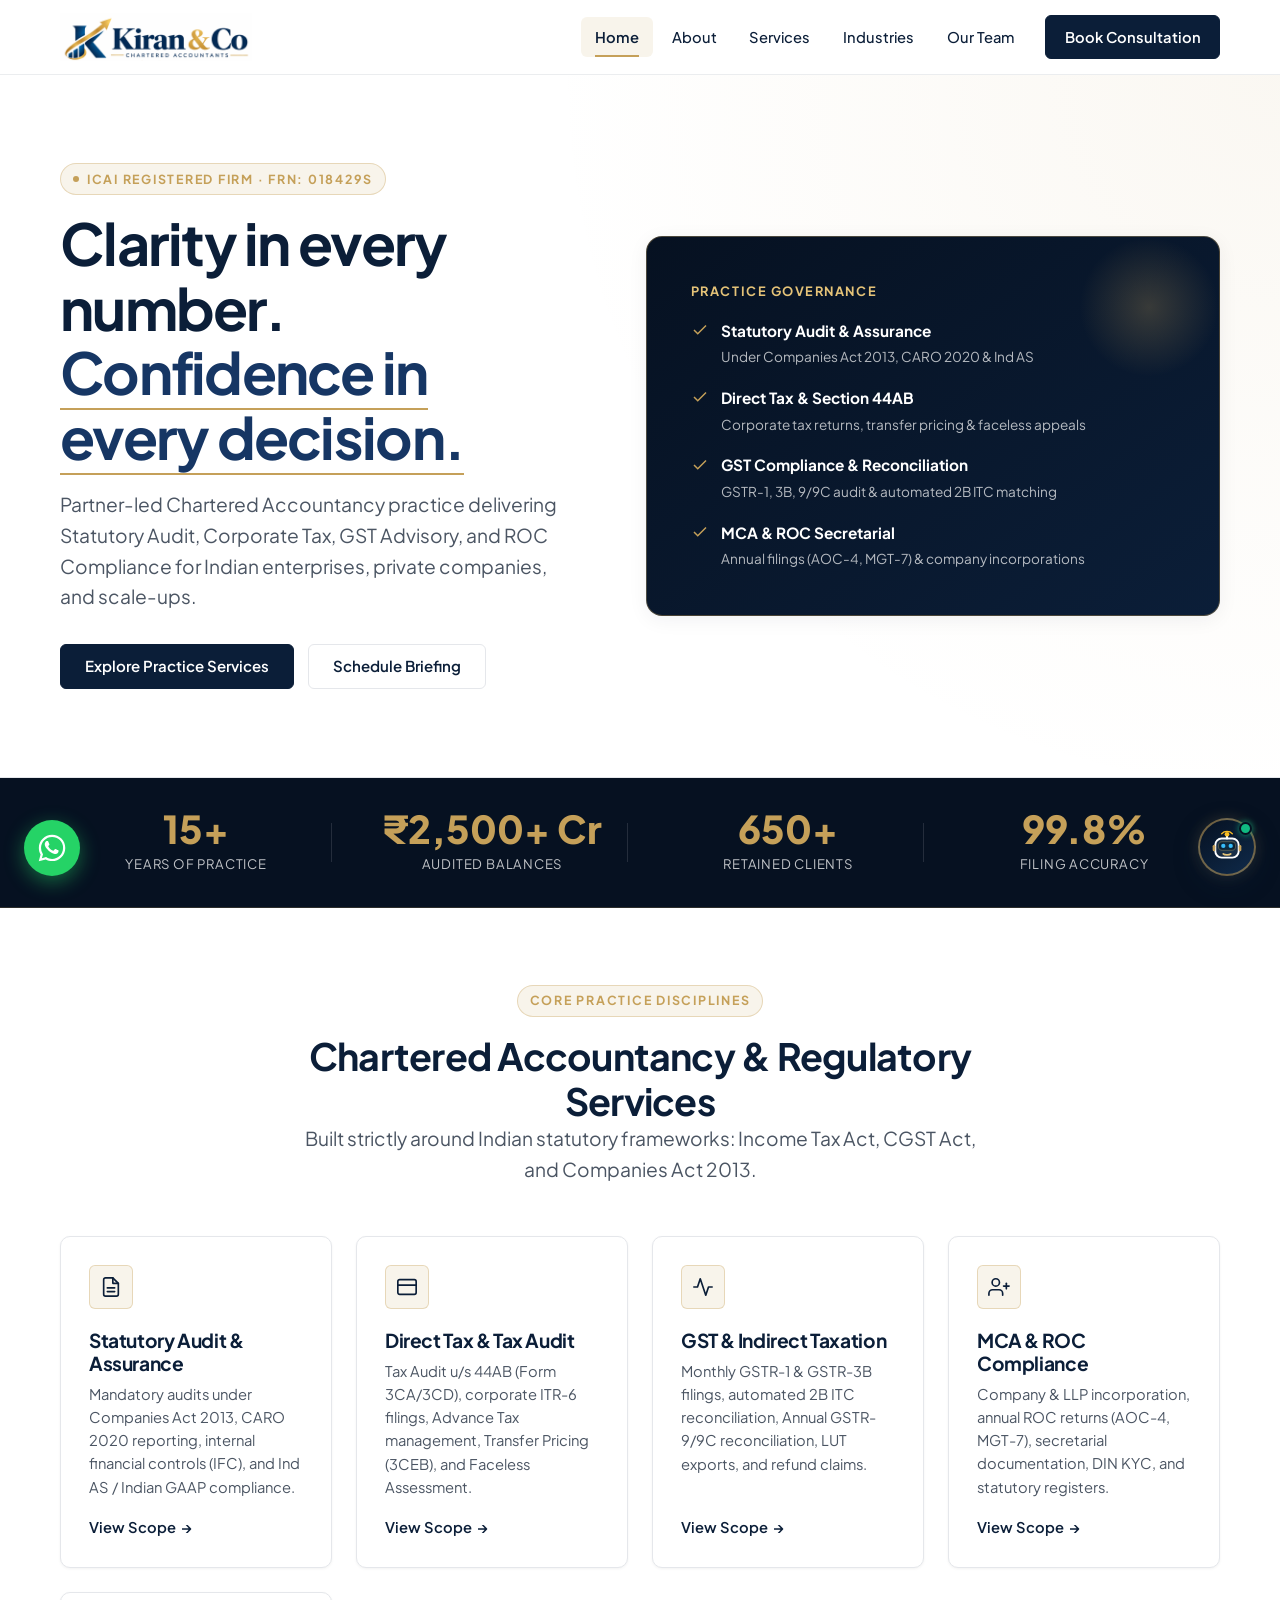
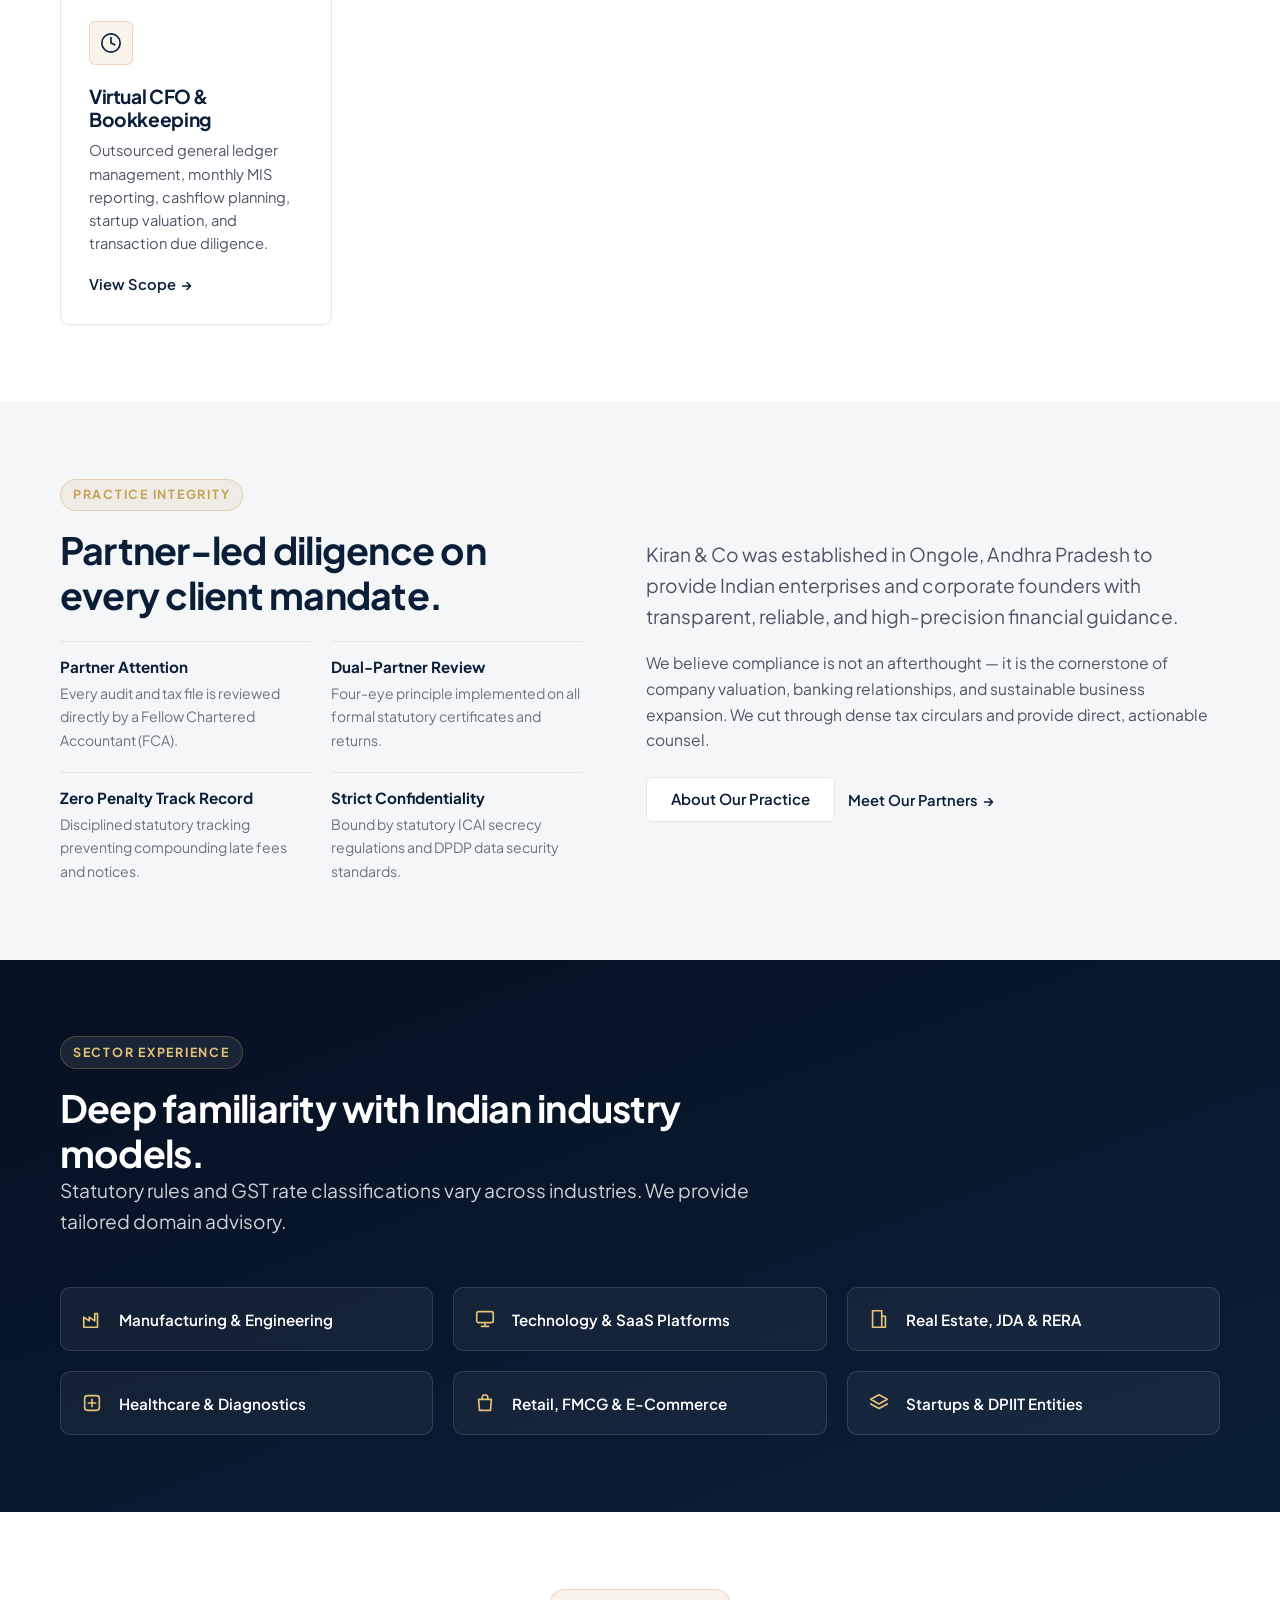
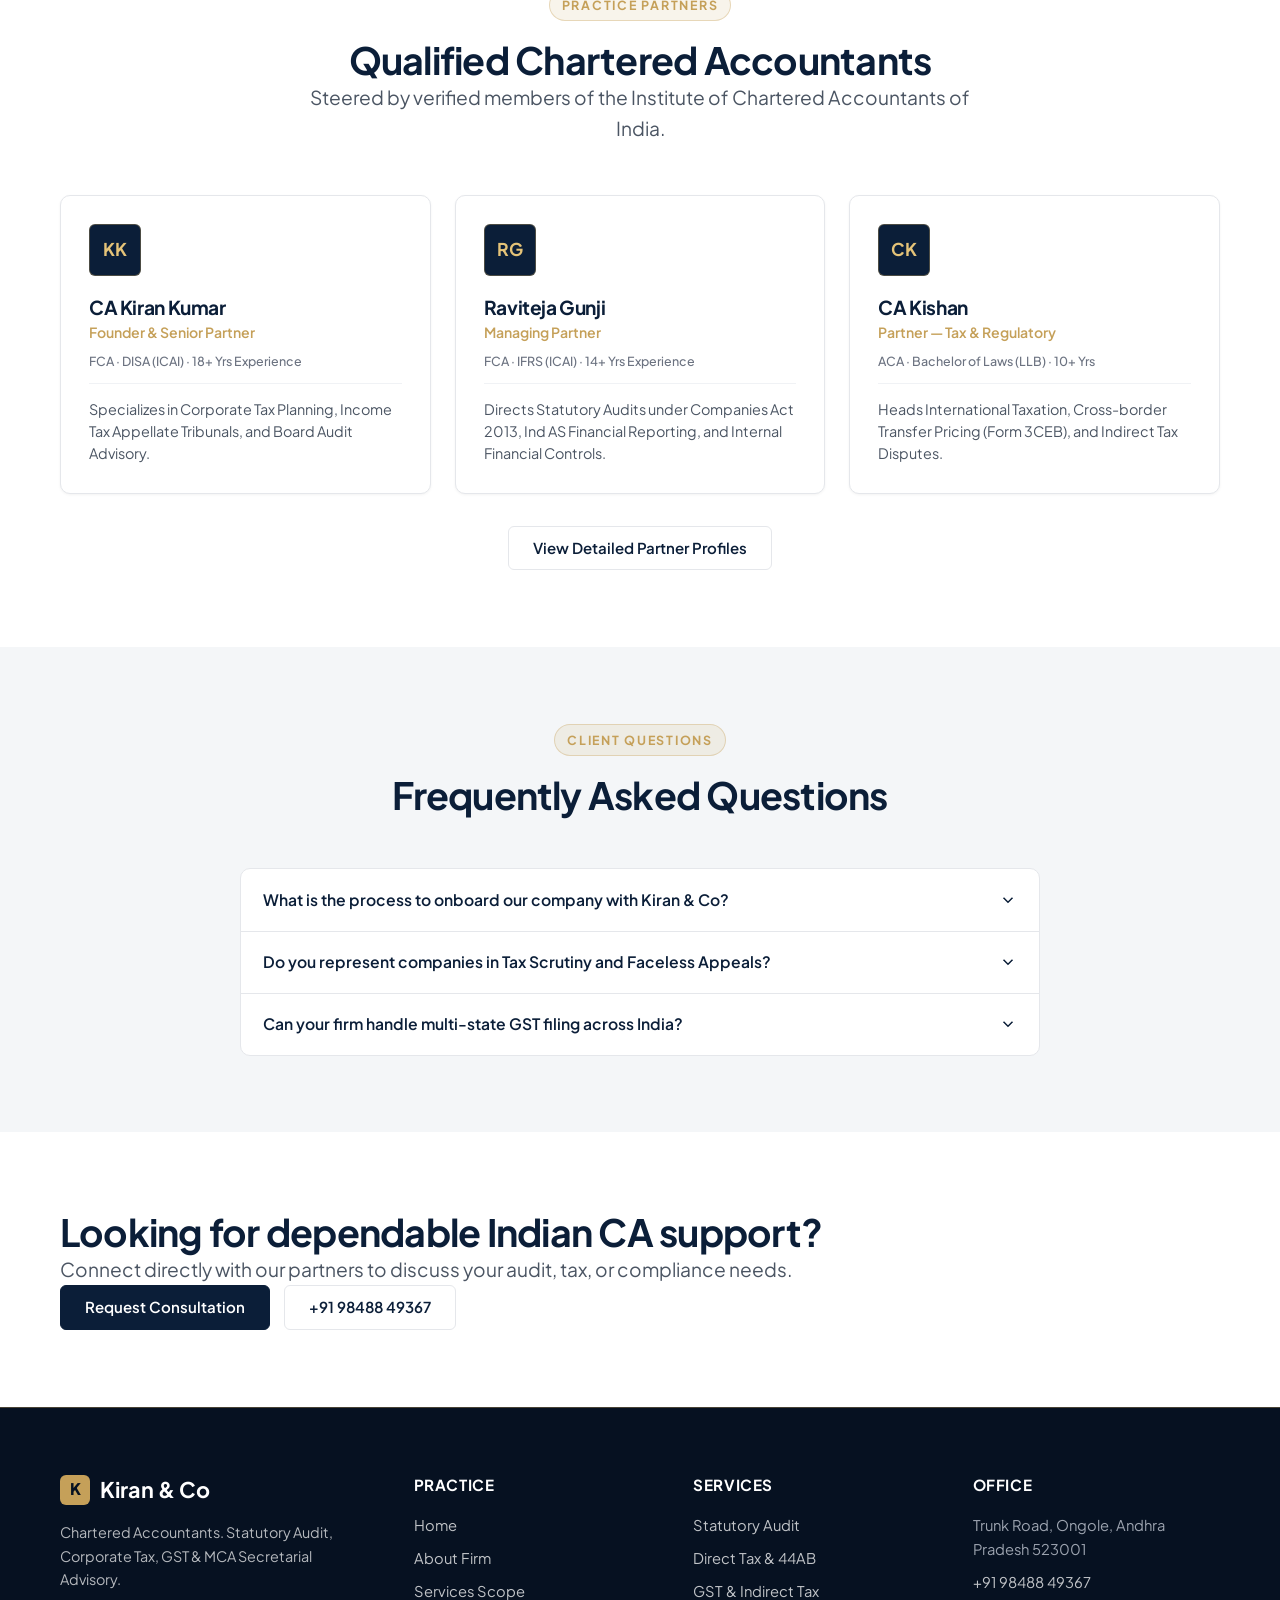
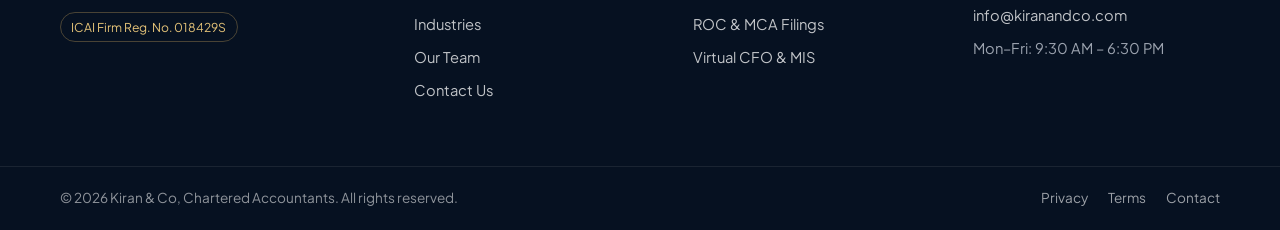
<file: index.html>
<!DOCTYPE html>
<html lang="en">
<head>
  <meta charset="utf-8">
  <meta name="viewport" content="width=device-width, initial-scale=1">
  <title>Kiran &amp; Co | Chartered Accountants — Audit, Tax &amp; Advisory (Ongole)</title>
  <meta name="description" content="ICAI-registered Chartered Accountants in Ongole, Andhra Pradesh. Partner-led Statutory Audit, Direct Tax, GST, MCA Corporate Compliance, and Virtual CFO services.">
  <meta name="theme-color" content="#0B1E38">
  <link rel="icon" href="assets/favicon.png" type="image/png">
  <link rel="preconnect" href="https://fonts.googleapis.com">
  <link rel="preconnect" href="https://fonts.gstatic.com" crossorigin>
  <link rel="stylesheet" href="https://fonts.googleapis.com/css2?family=Plus+Jakarta+Sans:wght@400;500;600;700;800&family=Inter:wght@400;500;600&display=swap">
  <link rel="stylesheet" href="css/style.css">
  <script src="js/main.js" defer></script>
</head>
<body>
  <a class="skip-link" href="#main">Skip to main content</a>

  <!-- Header -->
  <header class="site-header">
    <div class="container header-inner">
      <a class="brand" href="index.html" aria-label="Kiran &amp; Co Home">
        <img class="brand-logo" src="assets/kiran-logo.jpeg" alt="Kiran &amp; Co, Chartered Accountants" width="1600" height="400">
      </a>
      <button class="nav-toggle" type="button" aria-expanded="false" aria-controls="primary-nav" aria-label="Open menu">
        <span class="nav-toggle-bars" aria-hidden="true"></span>
      </button>
      <nav id="primary-nav" class="primary-nav" aria-label="Primary Navigation">
        <ul>
          <li><a href="index.html" aria-current="page">Home</a></li>
          <li><a href="about.html">About</a></li>
          <li><a href="services.html">Services</a></li>
          <li><a href="industries.html">Industries</a></li>
          <li><a href="team.html">Our Team</a></li>
          <li><a href="contact.html" class="nav-contact">Book Consultation</a></li>
        </ul>
      </nav>
    </div>
  </header>

  <main id="main">
    <!-- Minimalist Hero -->
    <section class="hero" aria-labelledby="hero-title">
      <div class="container split split--center">
        <div>
          <div class="kicker">
            <span class="kicker-dot" aria-hidden="true"></span>
            <span>ICAI Registered Firm · FRN: 018429S</span>
          </div>
          <h1 id="hero-title">Clarity in every number. <span class="hero-highlight">Confidence in every decision.</span></h1>
          <p class="lead">Partner-led Chartered Accountancy practice delivering Statutory Audit, Corporate Tax, GST Advisory, and ROC Compliance for Indian enterprises, private companies, and scale-ups.</p>
          <div class="btn-row">
            <a class="btn btn--primary" href="services.html">Explore Practice Services</a>
            <a class="btn btn--secondary" href="contact.html">Schedule Briefing</a>
          </div>
        </div>
        <div>
          <div class="hero-minimal-box">
            <div class="hero-minimal-tag">Practice Governance</div>
            <div class="hero-minimal-list">
              <div class="hero-minimal-item">
                <svg viewBox="0 0 24 24" fill="none" stroke="currentColor" stroke-width="2"><polyline points="20 6 9 17 4 12"/></svg>
                <div>
                  <strong>Statutory Audit &amp; Assurance</strong>
                  <span>Under Companies Act 2013, CARO 2020 &amp; Ind AS</span>
                </div>
              </div>
              <div class="hero-minimal-item">
                <svg viewBox="0 0 24 24" fill="none" stroke="currentColor" stroke-width="2"><polyline points="20 6 9 17 4 12"/></svg>
                <div>
                  <strong>Direct Tax &amp; Section 44AB</strong>
                  <span>Corporate tax returns, transfer pricing &amp; faceless appeals</span>
                </div>
              </div>
              <div class="hero-minimal-item">
                <svg viewBox="0 0 24 24" fill="none" stroke="currentColor" stroke-width="2"><polyline points="20 6 9 17 4 12"/></svg>
                <div>
                  <strong>GST Compliance &amp; Reconciliation</strong>
                  <span>GSTR-1, 3B, 9/9C audit &amp; automated 2B ITC matching</span>
                </div>
              </div>
              <div class="hero-minimal-item">
                <svg viewBox="0 0 24 24" fill="none" stroke="currentColor" stroke-width="2"><polyline points="20 6 9 17 4 12"/></svg>
                <div>
                  <strong>MCA &amp; ROC Secretarial</strong>
                  <span>Annual filings (AOC-4, MGT-7) &amp; company incorporations</span>
                </div>
              </div>
            </div>
          </div>
        </div>
      </div>
    </section>

    <!-- Key Metrics Ribbon -->
    <section class="stats-ribbon" aria-label="Firm Key Metrics">
      <div class="container">
        <div class="stats-grid">
          <div class="stat-item">
            <div class="stat-num">15+</div>
            <div class="stat-label">Years of Practice</div>
          </div>
          <div class="stat-item">
            <div class="stat-num">&#8377;2,500+ Cr</div>
            <div class="stat-label">Audited Balances</div>
          </div>
          <div class="stat-item">
            <div class="stat-num">650+</div>
            <div class="stat-label">Retained Clients</div>
          </div>
          <div class="stat-item">
            <div class="stat-num">99.8%</div>
            <div class="stat-label">Filing Accuracy</div>
          </div>
        </div>
      </div>
    </section>

    <!-- 5 Indian CA Practice Services -->
    <section class="section section--white" aria-labelledby="services-title">
      <div class="container">
        <div class="section-head section-head--center">
          <div class="kicker">CORE PRACTICE DISCIPLINES</div>
          <h2 id="services-title">Chartered Accountancy &amp; Regulatory Services</h2>
          <p class="lead">Built strictly around Indian statutory frameworks: Income Tax Act, CGST Act, and Companies Act 2013.</p>
        </div>

        <div class="grid grid--5">
          <!-- 1. Audit -->
          <article class="card">
            <div class="icon-box">
              <svg class="icon" viewBox="0 0 24 24"><path d="M14 2H6a2 2 0 0 0-2 2v16a2 2 0 0 0 2 2h12a2 2 0 0 0 2-2V8z"/><polyline points="14 2 14 8 20 8"/><line x1="16" y1="13" x2="8" y2="13"/><line x1="16" y1="17" x2="8" y2="17"/></svg>
            </div>
            <h3>Statutory Audit &amp; Assurance</h3>
            <p>Mandatory audits under Companies Act 2013, CARO 2020 reporting, internal financial controls (IFC), and Ind AS / Indian GAAP compliance.</p>
            <a class="text-link" href="services.html#audit">View Scope</a>
          </article>

          <!-- 2. Direct Tax -->
          <article class="card">
            <div class="icon-box">
              <svg class="icon" viewBox="0 0 24 24"><rect x="2" y="4" width="20" height="16" rx="2"/><line x1="2" y1="10" x2="22" y2="10"/></svg>
            </div>
            <h3>Direct Tax &amp; Tax Audit</h3>
            <p>Tax Audit u/s 44AB (Form 3CA/3CD), corporate ITR-6 filings, Advance Tax management, Transfer Pricing (3CEB), and Faceless Assessment.</p>
            <a class="text-link" href="services.html#tax">View Scope</a>
          </article>

          <!-- 3. GST -->
          <article class="card">
            <div class="icon-box">
              <svg class="icon" viewBox="0 0 24 24"><polyline points="22 12 18 12 15 21 9 3 6 12 2 12"/></svg>
            </div>
            <h3>GST &amp; Indirect Taxation</h3>
            <p>Monthly GSTR-1 &amp; GSTR-3B filings, automated 2B ITC reconciliation, Annual GSTR-9/9C reconciliation, LUT exports, and refund claims.</p>
            <a class="text-link" href="services.html#gst">View Scope</a>
          </article>

          <!-- 4. ROC -->
          <article class="card">
            <div class="icon-box">
              <svg class="icon" viewBox="0 0 24 24"><path d="M16 21v-2a4 4 0 0 0-4-4H5a4 4 0 0 0-4 4v2"/><circle cx="8.5" cy="7" r="4"/><line x1="20" y1="8" x2="20" y2="14"/><line x1="23" y1="11" x2="17" y2="11"/></svg>
            </div>
            <h3>MCA &amp; ROC Compliance</h3>
            <p>Company &amp; LLP incorporation, annual ROC returns (AOC-4, MGT-7), secretarial documentation, DIN KYC, and statutory registers.</p>
            <a class="text-link" href="services.html#compliance">View Scope</a>
          </article>

          <!-- 5. Advisory -->
          <article class="card">
            <div class="icon-box">
              <svg class="icon" viewBox="0 0 24 24"><circle cx="12" cy="12" r="10"/><path d="M12 6v6l4 2"/></svg>
            </div>
            <h3>Virtual CFO &amp; Bookkeeping</h3>
            <p>Outsourced general ledger management, monthly MIS reporting, cashflow planning, startup valuation, and transaction due diligence.</p>
            <a class="text-link" href="services.html#advisory">View Scope</a>
          </article>
        </div>
      </div>
    </section>

    <!-- Who We Are / Our Standards -->
    <section class="section section--subtle" aria-labelledby="who-title">
      <div class="container split split--center">
        <div>
          <div class="kicker">PRACTICE INTEGRITY</div>
          <h2 id="who-title">Partner-led diligence on every client mandate.</h2>
          <div class="standard-grid" style="margin-top: 1.5rem;">
            <div class="standard-item">
              <dt>Partner Attention</dt>
              <dd>Every audit and tax file is reviewed directly by a Fellow Chartered Accountant (FCA).</dd>
            </div>
            <div class="standard-item">
              <dt>Dual-Partner Review</dt>
              <dd>Four-eye principle implemented on all formal statutory certificates and returns.</dd>
            </div>
            <div class="standard-item">
              <dt>Zero Penalty Track Record</dt>
              <dd>Disciplined statutory tracking preventing compounding late fees and notices.</dd>
            </div>
            <div class="standard-item">
              <dt>Strict Confidentiality</dt>
              <dd>Bound by statutory ICAI secrecy regulations and DPDP data security standards.</dd>
            </div>
          </div>
        </div>
        <div class="prose">
          <p class="lead">Kiran &amp; Co was established in Ongole, Andhra Pradesh to provide Indian enterprises and corporate founders with transparent, reliable, and high-precision financial guidance.</p>
          <p>We believe compliance is not an afterthought — it is the cornerstone of company valuation, banking relationships, and sustainable business expansion. We cut through dense tax circulars and provide direct, actionable counsel.</p>
          <div class="btn-row" style="margin-top: 1.5rem;">
            <a class="btn btn--secondary" href="about.html">About Our Practice</a>
            <a class="text-link" href="team.html">Meet Our Partners</a>
          </div>
        </div>
      </div>
    </section>

    <!-- Sectors -->
    <section class="section section--dark" aria-labelledby="sectors-title">
      <div class="container">
        <div class="section-head">
          <div class="kicker" style="background: rgba(255,255,255,0.08); color: var(--gold-light); border-color: rgba(197,160,89,0.3);">SECTOR EXPERIENCE</div>
          <h2 id="sectors-title">Deep familiarity with Indian industry models.</h2>
          <p class="lead">Statutory rules and GST rate classifications vary across industries. We provide tailored domain advisory.</p>
        </div>
        <div class="sector-grid">
          <a class="sector-link" href="industries.html#manufacturing">
            <svg class="icon" viewBox="0 0 24 24"><path d="M3 21V10l6 4v-4l6 4V6h3v15H3z"/></svg>
            <span>Manufacturing &amp; Engineering</span>
          </a>
          <a class="sector-link" href="industries.html#technology-it">
            <svg class="icon" viewBox="0 0 24 24"><rect x="3" y="4" width="18" height="12" rx="2"/><path d="M8 20h8M12 16v4"/></svg>
            <span>Technology &amp; SaaS Platforms</span>
          </a>
          <a class="sector-link" href="industries.html#real-estate">
            <svg class="icon" viewBox="0 0 24 24"><rect x="5" y="3" width="10" height="18"/><path d="M15 9h4v12h-4"/></svg>
            <span>Real Estate, JDA &amp; RERA</span>
          </a>
          <a class="sector-link" href="industries.html#healthcare">
            <svg class="icon" viewBox="0 0 24 24"><rect x="4" y="4" width="16" height="16" rx="3"/><path d="M12 8v8M8 12h8"/></svg>
            <span>Healthcare &amp; Diagnostics</span>
          </a>
          <a class="sector-link" href="industries.html#retail-commerce">
            <svg class="icon" viewBox="0 0 24 24"><path d="M5 8h14l-1 12H6z"/><path d="M9 8V6a3 3 0 0 1 6 0v2"/></svg>
            <span>Retail, FMCG &amp; E-Commerce</span>
          </a>
          <a class="sector-link" href="industries.html#startups-smes">
            <svg class="icon" viewBox="0 0 24 24"><path d="M12 3l9 5-9 5-9-5z"/><path d="M3 13l9 5 9-5"/></svg>
            <span>Startups &amp; DPIIT Entities</span>
          </a>
        </div>
      </div>
    </section>

    <!-- Leadership Preview (Minimalist) -->
    <section class="section section--white" aria-labelledby="team-title">
      <div class="container">
        <div class="section-head section-head--center">
          <div class="kicker">PRACTICE PARTNERS</div>
          <h2 id="team-title">Qualified Chartered Accountants</h2>
          <p class="lead">Steered by verified members of the Institute of Chartered Accountants of India.</p>
        </div>
        <div class="grid grid--3">
          <div class="team-card">
            <div class="team-avatar">KK</div>
            <h3>CA Kiran Kumar</h3>
            <p class="role">Founder &amp; Senior Partner</p>
            <p class="credentials">FCA · DISA (ICAI) · 18+ Yrs Experience</p>
            <p>Specializes in Corporate Tax Planning, Income Tax Appellate Tribunals, and Board Audit Advisory.</p>
          </div>

          <div class="team-card">
            <div class="team-avatar">RG</div>
            <h3>Raviteja Gunji</h3>
            <p class="role">Managing Partner</p>
            <p class="credentials">FCA · IFRS (ICAI) · 14+ Yrs Experience</p>
            <p>Directs Statutory Audits under Companies Act 2013, Ind AS Financial Reporting, and Internal Financial Controls.</p>
          </div>

          <div class="team-card">
            <div class="team-avatar">CK</div>
            <h3>CA Kishan</h3>
            <p class="role">Partner — Tax &amp; Regulatory</p>
            <p class="credentials">ACA · Bachelor of Laws (LLB) · 10+ Yrs</p>
            <p>Heads International Taxation, Cross-border Transfer Pricing (Form 3CEB), and Indirect Tax Disputes.</p>
          </div>
        </div>
        <div style="text-align: center; margin-top: 2rem;">
          <a class="btn btn--secondary" href="team.html">View Detailed Partner Profiles</a>
        </div>
      </div>
    </section>

    <!-- FAQ Accordion -->
    <section class="section section--subtle" aria-labelledby="faq-title">
      <div class="container" style="max-width: 800px;">
        <div class="section-head section-head--center">
          <div class="kicker">CLIENT QUESTIONS</div>
          <h2 id="faq-title">Frequently Asked Questions</h2>
        </div>
        <div class="accordion">
          <div class="accordion-item">
            <button class="accordion-header" type="button" aria-expanded="false" aria-controls="faq-1">
              <span>What is the process to onboard our company with Kiran &amp; Co?</span>
              <svg class="accordion-chevron" viewBox="0 0 24 24"><polyline points="6 9 12 15 18 9"/></svg>
            </button>
            <div id="faq-1" class="accordion-content" hidden>
              <p>We begin with a brief initial discussion to understand your entity type, annual turnover, and statutory scope. We then issue an official ICAI Engagement Letter with defined deliverables and fee terms before commencing work.</p>
            </div>
          </div>

          <div class="accordion-item">
            <button class="accordion-header" type="button" aria-expanded="false" aria-controls="faq-2">
              <span>Do you represent companies in Tax Scrutiny and Faceless Appeals?</span>
              <svg class="accordion-chevron" viewBox="0 0 24 24"><polyline points="6 9 12 15 18 9"/></svg>
            </button>
            <div id="faq-2" class="accordion-content" hidden>
              <p>Yes. Our direct tax partners handle replies to notices u/s 142(1), 143(2), 148, and represent cases before the National Faceless Assessment Centre (NeAC) and CIT(Appeals).</p>
            </div>
          </div>

          <div class="accordion-item">
            <button class="accordion-header" type="button" aria-expanded="false" aria-controls="faq-3">
              <span>Can your firm handle multi-state GST filing across India?</span>
              <svg class="accordion-chevron" viewBox="0 0 24 24"><polyline points="6 9 12 15 18 9"/></svg>
            </button>
            <div id="faq-3" class="accordion-content" hidden>
              <p>Yes. We manage pan-India multi-state GST registrations, monthly GSTR-1 and GSTR-3B filings, automated Input Tax Credit (ITC) reconciliation with GSTR-2B, and annual GSTR-9/9C filings.</p>
            </div>
          </div>
        </div>
      </div>
    </section>

    <!-- Consultation Band -->
    <section class="section section--white" aria-labelledby="cta-title">
      <div class="container cta-band">
        <div>
          <h2 id="cta-title">Looking for dependable Indian CA support?</h2>
          <p class="lead" style="margin-bottom: 0;">Connect directly with our partners to discuss your audit, tax, or compliance needs.</p>
        </div>
        <div class="btn-row">
          <a class="btn btn--primary" href="contact.html">Request Consultation</a>
          <a class="btn btn--secondary" href="tel:+919848849367">+91 98488 49367</a>
        </div>
      </div>
    </section>
  </main>

  <!-- Footer -->
  <footer class="site-footer">
    <div class="container footer-main">
      <div class="footer-grid">
        <div>
          <a class="footer-brand" href="index.html" aria-label="Kiran &amp; Co Home">
            <span class="brand-mark" aria-hidden="true">K</span>
            <span>Kiran &amp; Co</span>
          </a>
          <p class="footer-tagline">Chartered Accountants. Statutory Audit, Corporate Tax, GST &amp; MCA Secretarial Advisory.</p>
          <div class="footer-cert">
            <span>ICAI Firm Reg. No. 018429S</span>
          </div>
        </div>

        <nav aria-label="Quick links">
          <div class="footer-title">Practice</div>
          <ul class="footer-list">
            <li><a href="index.html">Home</a></li>
            <li><a href="about.html">About Firm</a></li>
            <li><a href="services.html">Services Scope</a></li>
            <li><a href="industries.html">Industries</a></li>
            <li><a href="team.html">Our Team</a></li>
            <li><a href="contact.html">Contact Us</a></li>
          </ul>
        </nav>

        <nav aria-label="Our services">
          <div class="footer-title">Services</div>
          <ul class="footer-list">
            <li><a href="services.html#audit">Statutory Audit</a></li>
            <li><a href="services.html#tax">Direct Tax &amp; 44AB</a></li>
            <li><a href="services.html#gst">GST &amp; Indirect Tax</a></li>
            <li><a href="services.html#compliance">ROC &amp; MCA Filings</a></li>
            <li><a href="services.html#advisory">Virtual CFO &amp; MIS</a></li>
          </ul>
        </nav>

        <div>
          <div class="footer-title">Office</div>
          <ul class="footer-list">
            <li>Trunk Road, Ongole, Andhra Pradesh 523001</li>
            <li><a href="tel:+919848849367">+91 98488 49367</a></li>
            <li><a href="mailto:info@kiranandco.com">info@kiranandco.com</a></li>
            <li>Mon–Fri: 9:30 AM – 6:30 PM</li>
          </ul>
        </div>
      </div>
    </div>

    <div class="footer-bottom">
      <div class="container footer-bottom-inner">
        <p>&copy; <span data-year>2026</span> Kiran &amp; Co, Chartered Accountants. All rights reserved.</p>
        <ul>
          <li><a href="privacy.html">Privacy</a></li>
          <li><a href="terms.html">Terms</a></li>
          <li><a href="contact.html">Contact</a></li>
        </ul>
      </div>
    </div>
  </footer>
</body>
</html>
</file>
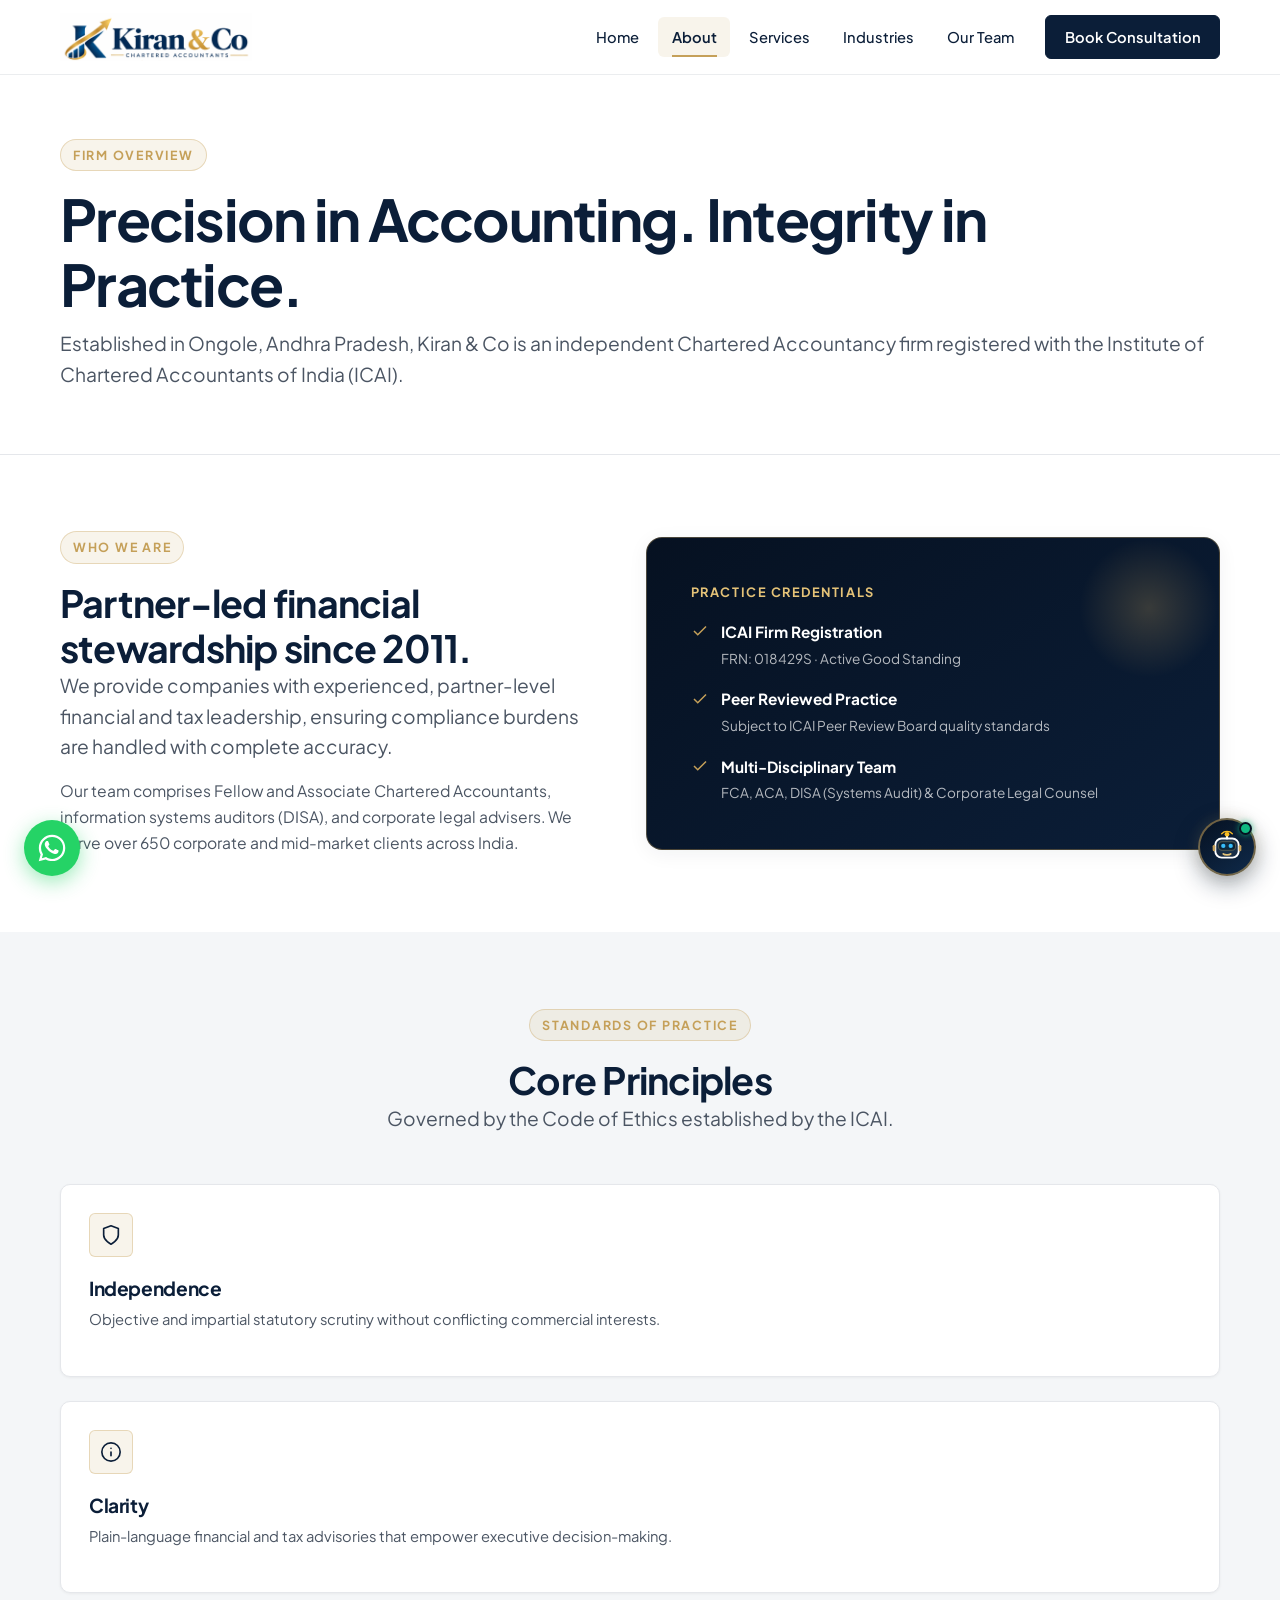
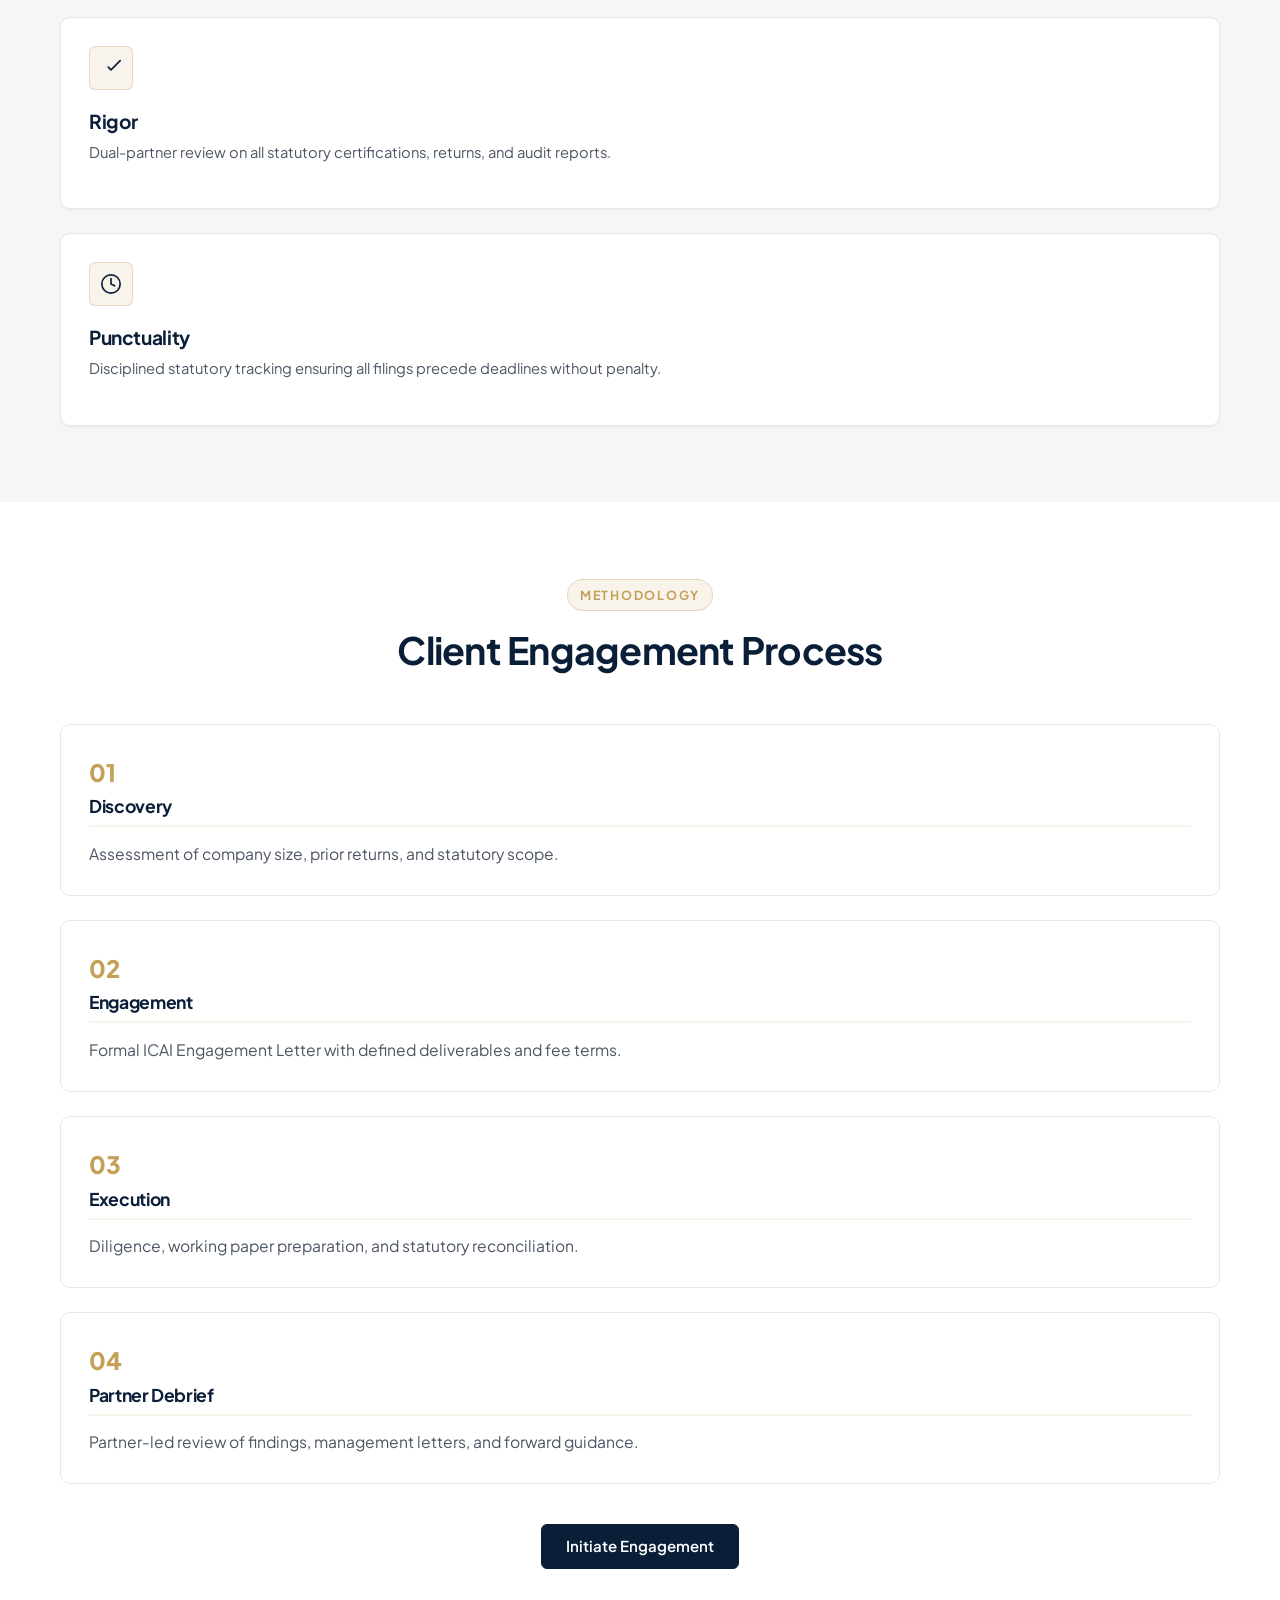
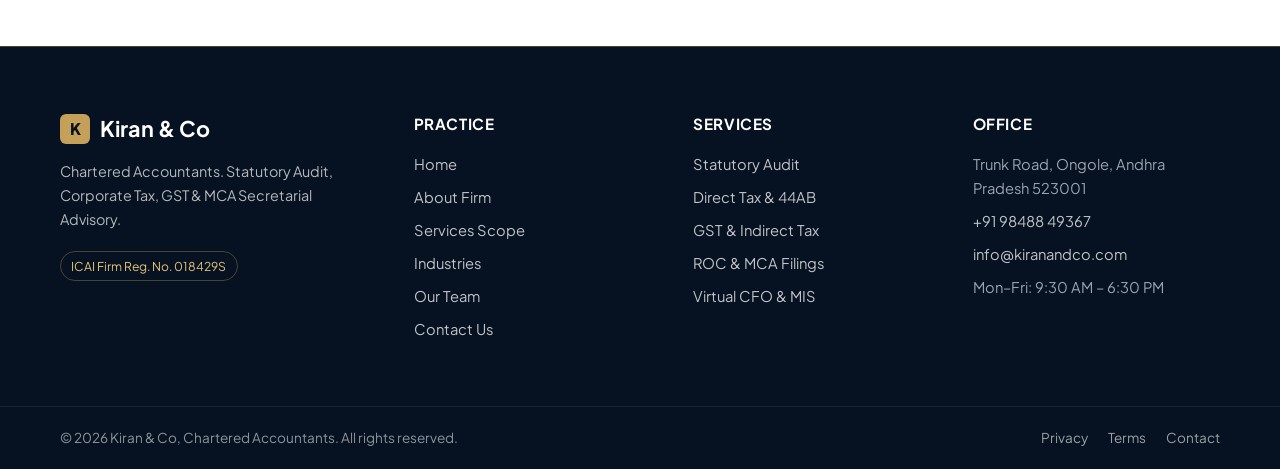
<file: about.html>
<!DOCTYPE html>
<html lang="en">
<head>
  <meta charset="utf-8">
  <meta name="viewport" content="width=device-width, initial-scale=1">
  <title>About | Kiran &amp; Co — Chartered Accountants (India)</title>
  <meta name="description" content="Profile of Kiran &amp; Co, an ICAI-registered Chartered Accountancy firm in Ongole, Andhra Pradesh. Our background, values, and client engagement methodology.">
  <meta name="theme-color" content="#0B1E38">
  <link rel="icon" href="assets/favicon.png" type="image/png">
  <link rel="preconnect" href="https://fonts.googleapis.com">
  <link rel="preconnect" href="https://fonts.gstatic.com" crossorigin>
  <link rel="stylesheet" href="https://fonts.googleapis.com/css2?family=Plus+Jakarta+Sans:wght@400;500;600;700;800&family=Inter:wght@400;500;600&display=swap">
  <link rel="stylesheet" href="css/style.css">
  <script src="js/main.js" defer></script>
</head>
<body>
  <a class="skip-link" href="#main">Skip to main content</a>

  <header class="site-header">
    <div class="container header-inner">
      <a class="brand" href="index.html" aria-label="Kiran &amp; Co Home">
        <img class="brand-logo" src="assets/kiran-logo.jpeg" alt="Kiran &amp; Co, Chartered Accountants" width="1600" height="400">
      </a>
      <button class="nav-toggle" type="button" aria-expanded="false" aria-controls="primary-nav" aria-label="Open menu">
        <span class="nav-toggle-bars" aria-hidden="true"></span>
      </button>
      <nav id="primary-nav" class="primary-nav" aria-label="Primary Navigation">
        <ul>
          <li><a href="index.html">Home</a></li>
          <li><a href="about.html" aria-current="page">About</a></li>
          <li><a href="services.html">Services</a></li>
          <li><a href="industries.html">Industries</a></li>
          <li><a href="team.html">Our Team</a></li>
          <li><a href="contact.html" class="nav-contact">Book Consultation</a></li>
        </ul>
      </nav>
    </div>
  </header>

  <main id="main">
    <section class="page-hero" aria-labelledby="page-title">
      <div class="container">
        <div class="kicker">FIRM OVERVIEW</div>
        <h1 id="page-title">Precision in Accounting. Integrity in Practice.</h1>
        <p class="lead">Established in Ongole, Andhra Pradesh, Kiran &amp; Co is an independent Chartered Accountancy firm registered with the Institute of Chartered Accountants of India (ICAI).</p>
      </div>
    </section>

    <!-- Firm Background -->
    <section class="section section--white" aria-labelledby="foundation-title">
      <div class="container split split--center">
        <div>
          <div class="kicker">WHO WE ARE</div>
          <h2 id="foundation-title">Partner-led financial stewardship since 2011.</h2>
          <p class="lead">We provide companies with experienced, partner-level financial and tax leadership, ensuring compliance burdens are handled with complete accuracy.</p>
          <p>Our team comprises Fellow and Associate Chartered Accountants, information systems auditors (DISA), and corporate legal advisers. We serve over 650 corporate and mid-market clients across India.</p>
        </div>
        <div>
          <div class="hero-minimal-box">
            <div class="hero-minimal-tag">Practice Credentials</div>
            <div class="hero-minimal-list">
              <div class="hero-minimal-item">
                <svg viewBox="0 0 24 24" fill="none" stroke="currentColor" stroke-width="2"><polyline points="20 6 9 17 4 12"/></svg>
                <div>
                  <strong>ICAI Firm Registration</strong>
                  <span>FRN: 018429S · Active Good Standing</span>
                </div>
              </div>
              <div class="hero-minimal-item">
                <svg viewBox="0 0 24 24" fill="none" stroke="currentColor" stroke-width="2"><polyline points="20 6 9 17 4 12"/></svg>
                <div>
                  <strong>Peer Reviewed Practice</strong>
                  <span>Subject to ICAI Peer Review Board quality standards</span>
                </div>
              </div>
              <div class="hero-minimal-item">
                <svg viewBox="0 0 24 24" fill="none" stroke="currentColor" stroke-width="2"><polyline points="20 6 9 17 4 12"/></svg>
                <div>
                  <strong>Multi-Disciplinary Team</strong>
                  <span>FCA, ACA, DISA (Systems Audit) &amp; Corporate Legal Counsel</span>
                </div>
              </div>
            </div>
          </div>
        </div>
      </div>
    </section>

    <!-- Operating Principles -->
    <section class="section section--subtle" aria-labelledby="values-title">
      <div class="container">
        <div class="section-head section-head--center">
          <div class="kicker">STANDARDS OF PRACTICE</div>
          <h2 id="values-title">Core Principles</h2>
          <p class="lead">Governed by the Code of Ethics established by the ICAI.</p>
        </div>
        <div class="grid grid--4">
          <div class="card">
            <div class="icon-box"><svg class="icon" viewBox="0 0 24 24"><path d="M12 22s8-4 8-10V5l-8-3-8 3v7c0 6 8 10 8 10z"/></svg></div>
            <h3>Independence</h3>
            <p>Objective and impartial statutory scrutiny without conflicting commercial interests.</p>
          </div>
          <div class="card">
            <div class="icon-box"><svg class="icon" viewBox="0 0 24 24"><circle cx="12" cy="12" r="10"/><path d="M12 16v-4M12 8h.01"/></svg></div>
            <h3>Clarity</h3>
            <p>Plain-language financial and tax advisories that empower executive decision-making.</p>
          </div>
          <div class="card">
            <div class="icon-box"><svg class="icon" viewBox="0 0 24 24"><path d="M9 11l3 3L22 4"/></svg></div>
            <h3>Rigor</h3>
            <p>Dual-partner review on all statutory certifications, returns, and audit reports.</p>
          </div>
          <div class="card">
            <div class="icon-box"><svg class="icon" viewBox="0 0 24 24"><circle cx="12" cy="12" r="10"/><polyline points="12 6 12 12 16 14"/></svg></div>
            <h3>Punctuality</h3>
            <p>Disciplined statutory tracking ensuring all filings precede deadlines without penalty.</p>
          </div>
        </div>
      </div>
    </section>

    <!-- 4-Step Client Workflow -->
    <section class="section section--white" aria-labelledby="process-title">
      <div class="container">
        <div class="section-head section-head--center">
          <div class="kicker">METHODOLOGY</div>
          <h2 id="process-title">Client Engagement Process</h2>
        </div>
        <div class="grid grid--4">
          <div class="panel">
            <div style="font-weight: 800; font-size: 1.5rem; color: var(--gold); margin-bottom: 0.25rem;">01</div>
            <h3>Discovery</h3>
            <p>Assessment of company size, prior returns, and statutory scope.</p>
          </div>
          <div class="panel">
            <div style="font-weight: 800; font-size: 1.5rem; color: var(--gold); margin-bottom: 0.25rem;">02</div>
            <h3>Engagement</h3>
            <p>Formal ICAI Engagement Letter with defined deliverables and fee terms.</p>
          </div>
          <div class="panel">
            <div style="font-weight: 800; font-size: 1.5rem; color: var(--gold); margin-bottom: 0.25rem;">03</div>
            <h3>Execution</h3>
            <p>Diligence, working paper preparation, and statutory reconciliation.</p>
          </div>
          <div class="panel">
            <div style="font-weight: 800; font-size: 1.5rem; color: var(--gold); margin-bottom: 0.25rem;">04</div>
            <h3>Partner Debrief</h3>
            <p>Partner-led review of findings, management letters, and forward guidance.</p>
          </div>
        </div>
        <div style="text-align: center; margin-top: 2.5rem;">
          <a class="btn btn--primary" href="contact.html">Initiate Engagement</a>
        </div>
      </div>
    </section>
  </main>

  <!-- Footer -->
  <footer class="site-footer">
    <div class="container footer-main">
      <div class="footer-grid">
        <div>
          <a class="footer-brand" href="index.html" aria-label="Kiran &amp; Co Home">
            <span class="brand-mark" aria-hidden="true">K</span>
            <span>Kiran &amp; Co</span>
          </a>
          <p class="footer-tagline">Chartered Accountants. Statutory Audit, Corporate Tax, GST &amp; MCA Secretarial Advisory.</p>
          <div class="footer-cert">
            <span>ICAI Firm Reg. No. 018429S</span>
          </div>
        </div>

        <nav aria-label="Quick links">
          <div class="footer-title">Practice</div>
          <ul class="footer-list">
            <li><a href="index.html">Home</a></li>
            <li><a href="about.html">About Firm</a></li>
            <li><a href="services.html">Services Scope</a></li>
            <li><a href="industries.html">Industries</a></li>
            <li><a href="team.html">Our Team</a></li>
            <li><a href="contact.html">Contact Us</a></li>
          </ul>
        </nav>

        <nav aria-label="Our services">
          <div class="footer-title">Services</div>
          <ul class="footer-list">
            <li><a href="services.html#audit">Statutory Audit</a></li>
            <li><a href="services.html#tax">Direct Tax &amp; 44AB</a></li>
            <li><a href="services.html#gst">GST &amp; Indirect Tax</a></li>
            <li><a href="services.html#compliance">ROC &amp; MCA Filings</a></li>
            <li><a href="services.html#advisory">Virtual CFO &amp; MIS</a></li>
          </ul>
        </nav>

        <div>
          <div class="footer-title">Office</div>
          <ul class="footer-list">
            <li>Trunk Road, Ongole, Andhra Pradesh 523001</li>
            <li><a href="tel:+919848849367">+91 98488 49367</a></li>
            <li><a href="mailto:info@kiranandco.com">info@kiranandco.com</a></li>
            <li>Mon–Fri: 9:30 AM – 6:30 PM</li>
          </ul>
        </div>
      </div>
    </div>

    <div class="footer-bottom">
      <div class="container footer-bottom-inner">
        <p>&copy; <span data-year>2026</span> Kiran &amp; Co, Chartered Accountants. All rights reserved.</p>
        <ul>
          <li><a href="privacy.html">Privacy</a></li>
          <li><a href="terms.html">Terms</a></li>
          <li><a href="contact.html">Contact</a></li>
        </ul>
      </div>
    </div>
  </footer>
</body>
</html>
</file>
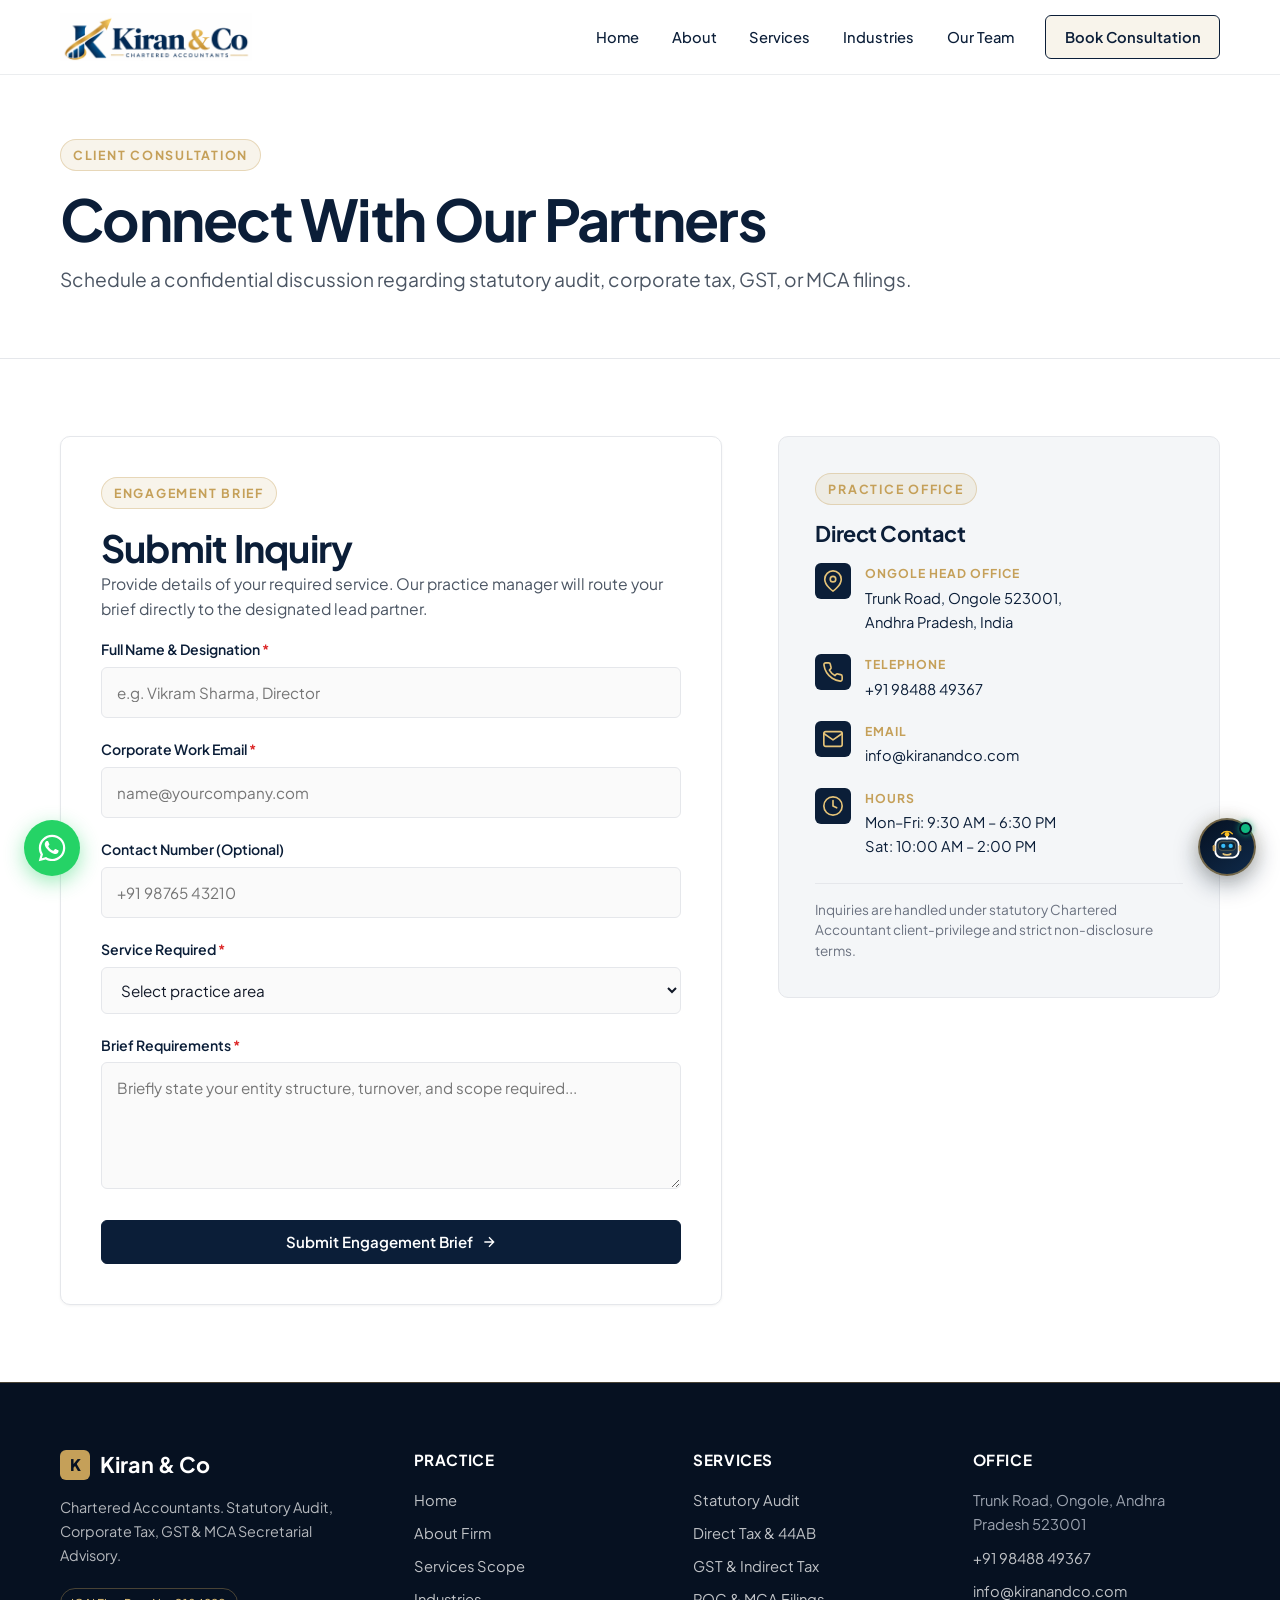
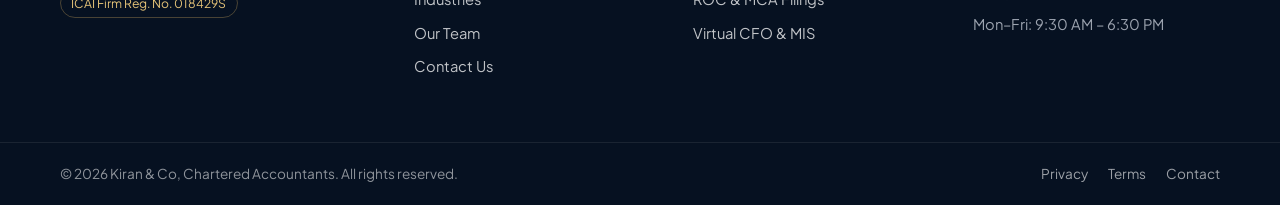
<file: contact.html>
<!DOCTYPE html>
<html lang="en">
<head>
  <meta charset="utf-8">
  <meta name="viewport" content="width=device-width, initial-scale=1">
  <title>Contact &amp; Consultations | Kiran &amp; Co — Chartered Accountants</title>
  <meta name="description" content="Connect with the partners at Kiran &amp; Co. Schedule a consultation for Statutory Audit, Corporate Tax, GST, or MCA Compliances in Ongole, Andhra Pradesh.">
  <meta name="theme-color" content="#0B1E38">
  <link rel="icon" href="assets/favicon.png" type="image/png">
  <link rel="preconnect" href="https://fonts.googleapis.com">
  <link rel="preconnect" href="https://fonts.gstatic.com" crossorigin>
  <link rel="stylesheet" href="https://fonts.googleapis.com/css2?family=Plus+Jakarta+Sans:wght@400;500;600;700;800&family=Inter:wght@400;500;600&display=swap">
  <link rel="stylesheet" href="css/style.css">
  <script src="js/main.js" defer></script>
</head>
<body>
  <a class="skip-link" href="#main">Skip to main content</a>

  <header class="site-header">
    <div class="container header-inner">
      <a class="brand" href="index.html" aria-label="Kiran &amp; Co Home">
        <img class="brand-logo" src="assets/kiran-logo.jpeg" alt="Kiran &amp; Co, Chartered Accountants" width="1600" height="400">
      </a>
      <button class="nav-toggle" type="button" aria-expanded="false" aria-controls="primary-nav" aria-label="Open menu">
        <span class="nav-toggle-bars" aria-hidden="true"></span>
      </button>
      <nav id="primary-nav" class="primary-nav" aria-label="Primary Navigation">
        <ul>
          <li><a href="index.html">Home</a></li>
          <li><a href="about.html">About</a></li>
          <li><a href="services.html">Services</a></li>
          <li><a href="industries.html">Industries</a></li>
          <li><a href="team.html">Our Team</a></li>
          <li><a href="contact.html" class="nav-contact" aria-current="page">Book Consultation</a></li>
        </ul>
      </nav>
    </div>
  </header>

  <main id="main">
    <section class="page-hero" aria-labelledby="page-title">
      <div class="container">
        <div class="kicker">CLIENT CONSULTATION</div>
        <h1 id="page-title">Connect With Our Partners</h1>
        <p class="lead">Schedule a confidential discussion regarding statutory audit, corporate tax, GST, or MCA filings.</p>
      </div>
    </section>

    <section class="section section--white" aria-labelledby="form-title">
      <div class="container contact-grid">
        <!-- Form -->
        <div class="form-card">
          <div class="kicker">ENGAGEMENT BRIEF</div>
          <h2 id="form-title">Submit Inquiry</h2>
          <p class="form-intro">Provide details of your required service. Our practice manager will route your brief directly to the designated lead partner.</p>

          <form id="enquiry-form" novalidate>
            <div class="field">
              <label for="name">Full Name &amp; Designation <span class="req" aria-hidden="true">*</span></label>
              <input type="text" id="name" name="name" placeholder="e.g. Vikram Sharma, Director" required aria-describedby="name-error">
              <p class="field-error" id="name-error" hidden></p>
            </div>

            <div class="field">
              <label for="email">Corporate Work Email <span class="req" aria-hidden="true">*</span></label>
              <input type="email" id="email" name="email" placeholder="name@yourcompany.com" required aria-describedby="email-error">
              <p class="field-error" id="email-error" hidden></p>
            </div>

            <div class="field">
              <label for="phone">Contact Number <span class="opt">(Optional)</span></label>
              <input type="tel" id="phone" name="phone" placeholder="+91 98765 43210" aria-describedby="phone-error">
              <p class="field-error" id="phone-error" hidden></p>
            </div>

            <div class="field">
              <label for="service">Service Required <span class="req" aria-hidden="true">*</span></label>
              <select id="service" name="service" required aria-describedby="service-error">
                <option value="" selected disabled>Select practice area</option>
                <option value="Statutory Audit &amp; Assurance">Statutory Audit &amp; Assurance</option>
                <option value="Direct Tax &amp; Section 44AB Audit">Direct Tax &amp; Section 44AB Audit</option>
                <option value="GST &amp; Indirect Tax Advisory">GST &amp; Indirect Tax Advisory</option>
                <option value="MCA &amp; ROC Secretarial Compliances">MCA &amp; ROC Secretarial Compliances</option>
                <option value="Virtual CFO &amp; Management Accounting">Virtual CFO &amp; Management Accounting</option>
              </select>
              <p class="field-error" id="service-error" hidden></p>
            </div>

            <div class="field">
              <label for="message">Brief Requirements <span class="req" aria-hidden="true">*</span></label>
              <textarea id="message" name="message" rows="4" placeholder="Briefly state your entity structure, turnover, and scope required..." required aria-describedby="message-error"></textarea>
              <p class="field-error" id="message-error" hidden></p>
            </div>

            <div style="margin-top: 1.5rem;">
              <button class="btn btn--primary" type="submit" style="width: 100%;">
                <span>Submit Engagement Brief</span>
                <svg width="16" height="16" viewBox="0 0 24 24" fill="none" stroke="currentColor" stroke-width="2"><path d="M5 12h14M12 5l7 7-7 7"/></svg>
              </button>
            </div>

            <div id="form-status" class="form-status" role="status" aria-live="polite" hidden></div>
          </form>
        </div>

        <!-- Office Details -->
        <aside class="info-panel" aria-labelledby="info-title">
          <div class="kicker">PRACTICE OFFICE</div>
          <h2 id="info-title">Direct Contact</h2>

          <div class="direct-item">
            <div class="direct-icon">
              <svg class="icon" viewBox="0 0 24 24"><path d="M21 10c0 7-9 13-9 13s-9-6-9-13a9 9 0 0 1 18 0z"/><circle cx="12" cy="10" r="3"/></svg>
            </div>
            <div>
              <div class="direct-label">Ongole Head Office</div>
              <div class="direct-val">
                Trunk Road, Ongole 523001,<br>
                Andhra Pradesh, India
              </div>
            </div>
          </div>

          <div class="direct-item">
            <div class="direct-icon">
              <svg class="icon" viewBox="0 0 24 24"><path d="M22 16.92v3a2 2 0 0 1-2.18 2 19.79 19.79 0 0 1-8.63-3.07 19.5 19.5 0 0 1-6-6 19.79 19.79 0 0 1-3.07-8.67A2 2 0 0 1 4.11 2h3a2 2 0 0 1 2 1.72 12.84 12.84 0 0 0 .7 2.81 2 2 0 0 1-.45 2.11L8.09 9.91a16 16 0 0 0 6 6l1.27-1.27a2 2 0 0 1 2.11-.45 12.84 12.84 0 0 0 2.81.7A2 2 0 0 1 22 16.92z"/></svg>
            </div>
            <div>
              <div class="direct-label">Telephone</div>
              <div class="direct-val">
                <a href="tel:+919848849367">+91 98488 49367</a>
              </div>
            </div>
          </div>

          <div class="direct-item">
            <div class="direct-icon">
              <svg class="icon" viewBox="0 0 24 24"><path d="M4 4h16c1.1 0 2 .9 2 2v12c0 1.1-.9 2-2 2H4c-1.1 0-2-.9-2-2V6c0-1.1.9-2 2-2z"/><polyline points="22,6 12,13 2,6"/></svg>
            </div>
            <div>
              <div class="direct-label">Email</div>
              <div class="direct-val">
                <a href="mailto:info@kiranandco.com">info@kiranandco.com</a>
              </div>
            </div>
          </div>

          <div class="direct-item">
            <div class="direct-icon">
              <svg class="icon" viewBox="0 0 24 24"><circle cx="12" cy="12" r="10"/><polyline points="12 6 12 12 16 14"/></svg>
            </div>
            <div>
              <div class="direct-label">Hours</div>
              <div class="direct-val">
                Mon–Fri: 9:30 AM – 6:30 PM<br>
                Sat: 10:00 AM – 2:00 PM
              </div>
            </div>
          </div>

          <div style="margin-top: 1.5rem; padding-top: 1rem; border-top: 1px solid var(--border);">
            <p style="font-size: 0.85rem; color: var(--text-light); line-height: 1.5; margin: 0;">
              Inquiries are handled under statutory Chartered Accountant client-privilege and strict non-disclosure terms.
            </p>
          </div>
        </aside>
      </div>
    </section>
  </main>

  <!-- Footer -->
  <footer class="site-footer">
    <div class="container footer-main">
      <div class="footer-grid">
        <div>
          <a class="footer-brand" href="index.html" aria-label="Kiran &amp; Co Home">
            <span class="brand-mark" aria-hidden="true">K</span>
            <span>Kiran &amp; Co</span>
          </a>
          <p class="footer-tagline">Chartered Accountants. Statutory Audit, Corporate Tax, GST &amp; MCA Secretarial Advisory.</p>
          <div class="footer-cert">
            <span>ICAI Firm Reg. No. 018429S</span>
          </div>
        </div>

        <nav aria-label="Quick links">
          <div class="footer-title">Practice</div>
          <ul class="footer-list">
            <li><a href="index.html">Home</a></li>
            <li><a href="about.html">About Firm</a></li>
            <li><a href="services.html">Services Scope</a></li>
            <li><a href="industries.html">Industries</a></li>
            <li><a href="team.html">Our Team</a></li>
            <li><a href="contact.html">Contact Us</a></li>
          </ul>
        </nav>

        <nav aria-label="Our services">
          <div class="footer-title">Services</div>
          <ul class="footer-list">
            <li><a href="services.html#audit">Statutory Audit</a></li>
            <li><a href="services.html#tax">Direct Tax &amp; 44AB</a></li>
            <li><a href="services.html#gst">GST &amp; Indirect Tax</a></li>
            <li><a href="services.html#compliance">ROC &amp; MCA Filings</a></li>
            <li><a href="services.html#advisory">Virtual CFO &amp; MIS</a></li>
          </ul>
        </nav>

        <div>
          <div class="footer-title">Office</div>
          <ul class="footer-list">
            <li>Trunk Road, Ongole, Andhra Pradesh 523001</li>
            <li><a href="tel:+919848849367">+91 98488 49367</a></li>
            <li><a href="mailto:info@kiranandco.com">info@kiranandco.com</a></li>
            <li>Mon–Fri: 9:30 AM – 6:30 PM</li>
          </ul>
        </div>
      </div>
    </div>

    <div class="footer-bottom">
      <div class="container footer-bottom-inner">
        <p>&copy; <span data-year>2026</span> Kiran &amp; Co, Chartered Accountants. All rights reserved.</p>
        <ul>
          <li><a href="privacy.html">Privacy</a></li>
          <li><a href="terms.html">Terms</a></li>
          <li><a href="contact.html">Contact</a></li>
        </ul>
      </div>
    </div>
  </footer>
</body>
</html>
</file>
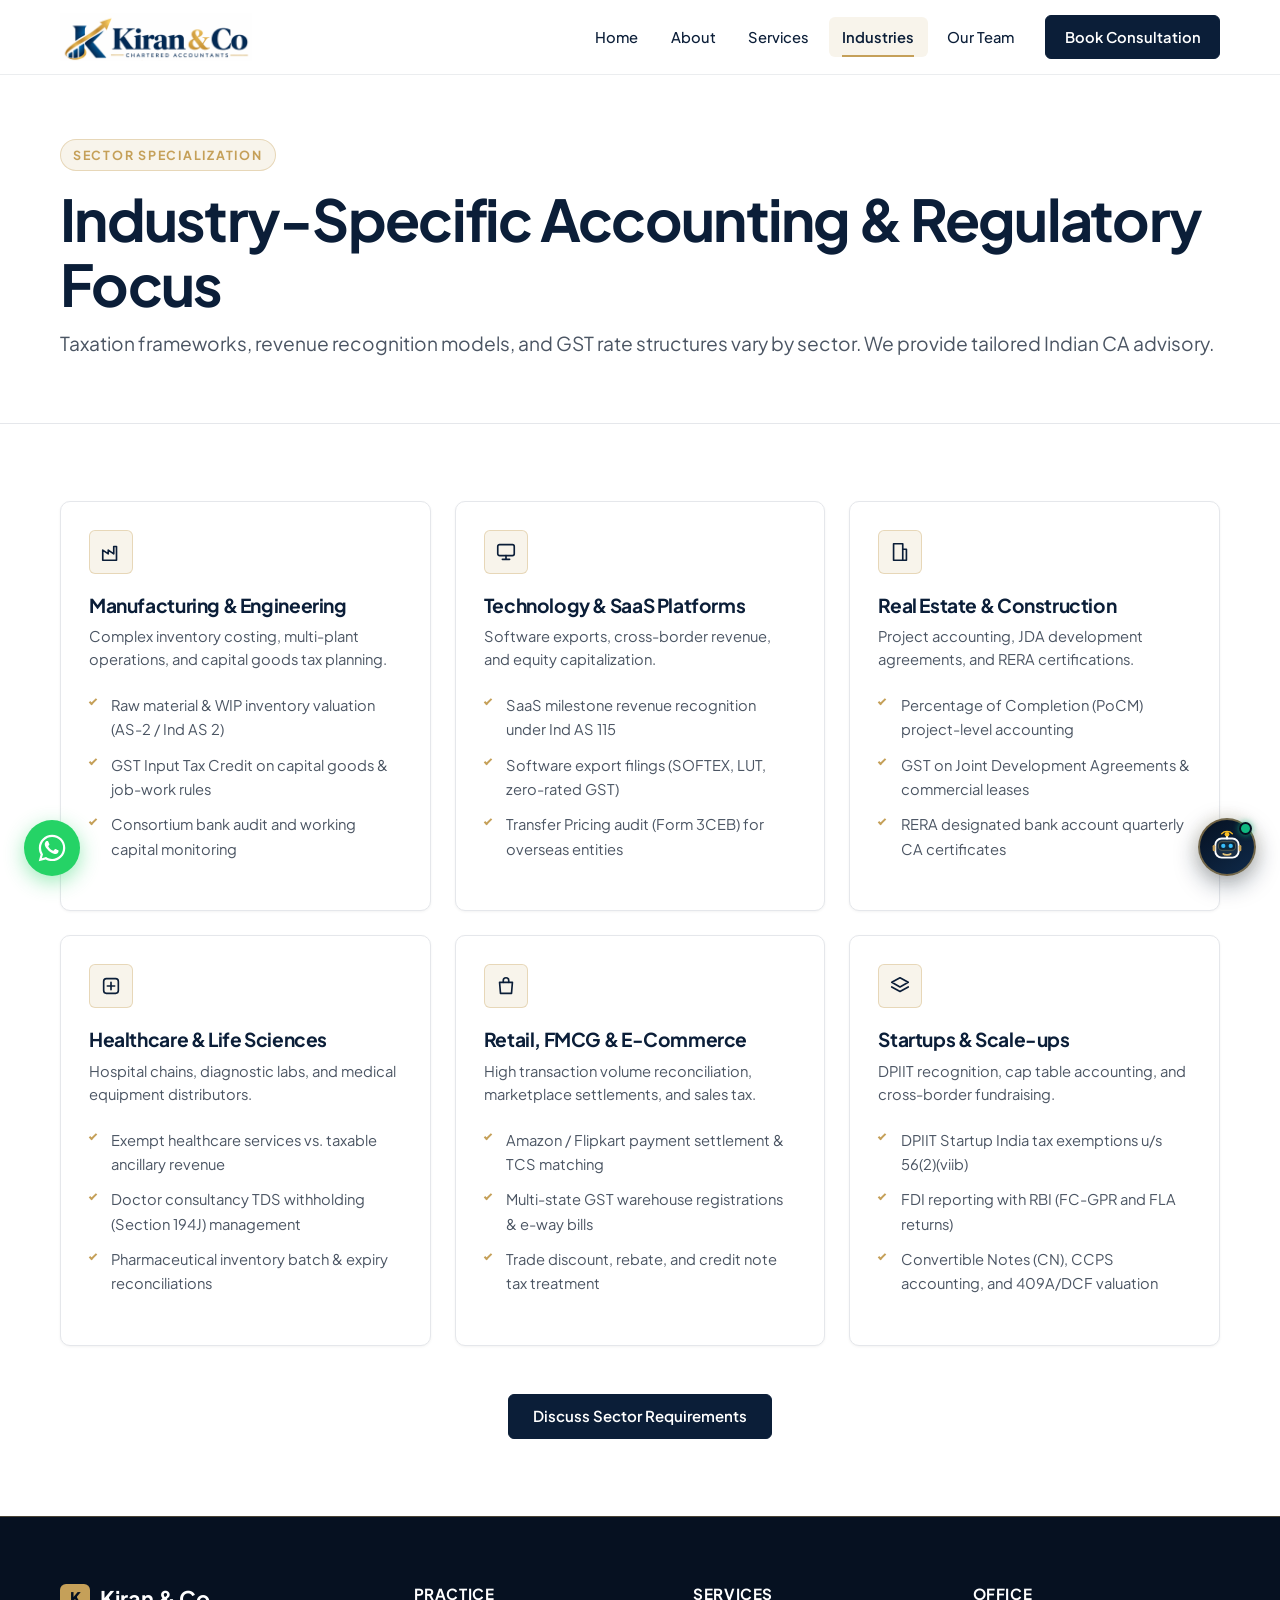
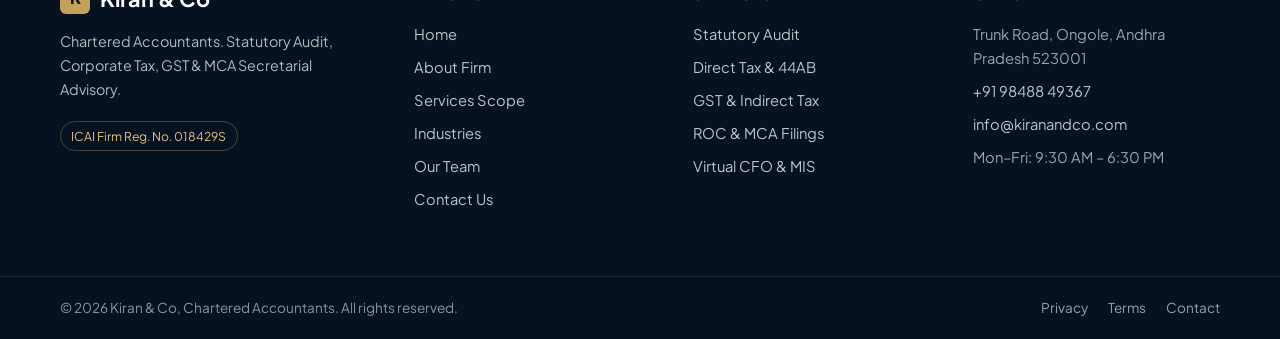
<file: industries.html>
<!DOCTYPE html>
<html lang="en">
<head>
  <meta charset="utf-8">
  <meta name="viewport" content="width=device-width, initial-scale=1">
  <title>Industries | Kiran &amp; Co — Chartered Accountants (India)</title>
  <meta name="description" content="Indian sector-specific accounting, GST, and corporate tax advisory across Manufacturing, Technology, Real Estate, Healthcare, Retail, and Startups.">
  <meta name="theme-color" content="#0B1E38">
  <link rel="icon" href="assets/favicon.png" type="image/png">
  <link rel="preconnect" href="https://fonts.googleapis.com">
  <link rel="preconnect" href="https://fonts.gstatic.com" crossorigin>
  <link rel="stylesheet" href="https://fonts.googleapis.com/css2?family=Plus+Jakarta+Sans:wght@400;500;600;700;800&family=Inter:wght@400;500;600&display=swap">
  <link rel="stylesheet" href="css/style.css">
  <script src="js/main.js" defer></script>
</head>
<body>
  <a class="skip-link" href="#main">Skip to main content</a>

  <header class="site-header">
    <div class="container header-inner">
      <a class="brand" href="index.html" aria-label="Kiran &amp; Co Home">
        <img class="brand-logo" src="assets/kiran-logo.jpeg" alt="Kiran &amp; Co, Chartered Accountants" width="1600" height="400">
      </a>
      <button class="nav-toggle" type="button" aria-expanded="false" aria-controls="primary-nav" aria-label="Open menu">
        <span class="nav-toggle-bars" aria-hidden="true"></span>
      </button>
      <nav id="primary-nav" class="primary-nav" aria-label="Primary Navigation">
        <ul>
          <li><a href="index.html">Home</a></li>
          <li><a href="about.html">About</a></li>
          <li><a href="services.html">Services</a></li>
          <li><a href="industries.html" aria-current="page">Industries</a></li>
          <li><a href="team.html">Our Team</a></li>
          <li><a href="contact.html" class="nav-contact">Book Consultation</a></li>
        </ul>
      </nav>
    </div>
  </header>

  <main id="main">
    <section class="page-hero" aria-labelledby="page-title">
      <div class="container">
        <div class="kicker">SECTOR SPECIALIZATION</div>
        <h1 id="page-title">Industry-Specific Accounting &amp; Regulatory Focus</h1>
        <p class="lead">Taxation frameworks, revenue recognition models, and GST rate structures vary by sector. We provide tailored Indian CA advisory.</p>
      </div>
    </section>

    <section class="section section--white" aria-labelledby="sectors-grid-title">
      <div class="container">
        <h2 id="sectors-grid-title" class="visually-hidden">Sectors We Advise</h2>
        <div class="grid grid--3">
          <!-- Manufacturing -->
          <article class="card" id="manufacturing">
            <div class="icon-box"><svg class="icon" viewBox="0 0 24 24"><path d="M3 21V10l6 4v-4l6 4V6h3v15H3z"/></svg></div>
            <h2>Manufacturing &amp; Engineering</h2>
            <p>Complex inventory costing, multi-plant operations, and capital goods tax planning.</p>
            <ul class="check-list">
              <li>Raw material &amp; WIP inventory valuation (AS-2 / Ind AS 2)</li>
              <li>GST Input Tax Credit on capital goods &amp; job-work rules</li>
              <li>Consortium bank audit and working capital monitoring</li>
            </ul>
          </article>

          <!-- Technology -->
          <article class="card" id="technology-it">
            <div class="icon-box"><svg class="icon" viewBox="0 0 24 24"><rect x="3" y="4" width="18" height="12" rx="2"/><path d="M8 20h8M12 16v4"/></svg></div>
            <h2>Technology &amp; SaaS Platforms</h2>
            <p>Software exports, cross-border revenue, and equity capitalization.</p>
            <ul class="check-list">
              <li>SaaS milestone revenue recognition under Ind AS 115</li>
              <li>Software export filings (SOFTEX, LUT, zero-rated GST)</li>
              <li>Transfer Pricing audit (Form 3CEB) for overseas entities</li>
            </ul>
          </article>

          <!-- Real Estate -->
          <article class="card" id="real-estate">
            <div class="icon-box"><svg class="icon" viewBox="0 0 24 24"><rect x="5" y="3" width="10" height="18"/><path d="M15 9h4v12h-4"/></svg></div>
            <h2>Real Estate &amp; Construction</h2>
            <p>Project accounting, JDA development agreements, and RERA certifications.</p>
            <ul class="check-list">
              <li>Percentage of Completion (PoCM) project-level accounting</li>
              <li>GST on Joint Development Agreements &amp; commercial leases</li>
              <li>RERA designated bank account quarterly CA certificates</li>
            </ul>
          </article>

          <!-- Healthcare -->
          <article class="card" id="healthcare">
            <div class="icon-box"><svg class="icon" viewBox="0 0 24 24"><rect x="4" y="4" width="16" height="16" rx="3"/><path d="M12 8v8M8 12h8"/></svg></div>
            <h2>Healthcare &amp; Life Sciences</h2>
            <p>Hospital chains, diagnostic labs, and medical equipment distributors.</p>
            <ul class="check-list">
              <li>Exempt healthcare services vs. taxable ancillary revenue</li>
              <li>Doctor consultancy TDS withholding (Section 194J) management</li>
              <li>Pharmaceutical inventory batch &amp; expiry reconciliations</li>
            </ul>
          </article>

          <!-- Retail -->
          <article class="card" id="retail-commerce">
            <div class="icon-box"><svg class="icon" viewBox="0 0 24 24"><path d="M5 8h14l-1 12H6z"/><path d="M9 8V6a3 3 0 0 1 6 0v2"/></svg></div>
            <h2>Retail, FMCG &amp; E-Commerce</h2>
            <p>High transaction volume reconciliation, marketplace settlements, and sales tax.</p>
            <ul class="check-list">
              <li>Amazon / Flipkart payment settlement &amp; TCS matching</li>
              <li>Multi-state GST warehouse registrations &amp; e-way bills</li>
              <li>Trade discount, rebate, and credit note tax treatment</li>
            </ul>
          </article>

          <!-- Startups -->
          <article class="card" id="startups-smes">
            <div class="icon-box"><svg class="icon" viewBox="0 0 24 24"><path d="M12 3l9 5-9 5-9-5z"/><path d="M3 13l9 5 9-5"/></svg></div>
            <h2>Startups &amp; Scale-ups</h2>
            <p>DPIIT recognition, cap table accounting, and cross-border fundraising.</p>
            <ul class="check-list">
              <li>DPIIT Startup India tax exemptions u/s 56(2)(viib)</li>
              <li>FDI reporting with RBI (FC-GPR and FLA returns)</li>
              <li>Convertible Notes (CN), CCPS accounting, and 409A/DCF valuation</li>
            </ul>
          </article>
        </div>

        <div style="text-align: center; margin-top: 3rem;">
          <a class="btn btn--primary" href="contact.html">Discuss Sector Requirements</a>
        </div>
      </div>
    </section>
  </main>

  <!-- Footer -->
  <footer class="site-footer">
    <div class="container footer-main">
      <div class="footer-grid">
        <div>
          <a class="footer-brand" href="index.html" aria-label="Kiran &amp; Co Home">
            <span class="brand-mark" aria-hidden="true">K</span>
            <span>Kiran &amp; Co</span>
          </a>
          <p class="footer-tagline">Chartered Accountants. Statutory Audit, Corporate Tax, GST &amp; MCA Secretarial Advisory.</p>
          <div class="footer-cert">
            <span>ICAI Firm Reg. No. 018429S</span>
          </div>
        </div>

        <nav aria-label="Quick links">
          <div class="footer-title">Practice</div>
          <ul class="footer-list">
            <li><a href="index.html">Home</a></li>
            <li><a href="about.html">About Firm</a></li>
            <li><a href="services.html">Services Scope</a></li>
            <li><a href="industries.html">Industries</a></li>
            <li><a href="team.html">Our Team</a></li>
            <li><a href="contact.html">Contact Us</a></li>
          </ul>
        </nav>

        <nav aria-label="Our services">
          <div class="footer-title">Services</div>
          <ul class="footer-list">
            <li><a href="services.html#audit">Statutory Audit</a></li>
            <li><a href="services.html#tax">Direct Tax &amp; 44AB</a></li>
            <li><a href="services.html#gst">GST &amp; Indirect Tax</a></li>
            <li><a href="services.html#compliance">ROC &amp; MCA Filings</a></li>
            <li><a href="services.html#advisory">Virtual CFO &amp; MIS</a></li>
          </ul>
        </nav>

        <div>
          <div class="footer-title">Office</div>
          <ul class="footer-list">
            <li>Trunk Road, Ongole, Andhra Pradesh 523001</li>
            <li><a href="tel:+919848849367">+91 98488 49367</a></li>
            <li><a href="mailto:info@kiranandco.com">info@kiranandco.com</a></li>
            <li>Mon–Fri: 9:30 AM – 6:30 PM</li>
          </ul>
        </div>
      </div>
    </div>

    <div class="footer-bottom">
      <div class="container footer-bottom-inner">
        <p>&copy; <span data-year>2026</span> Kiran &amp; Co, Chartered Accountants. All rights reserved.</p>
        <ul>
          <li><a href="privacy.html">Privacy</a></li>
          <li><a href="terms.html">Terms</a></li>
          <li><a href="contact.html">Contact</a></li>
        </ul>
      </div>
    </div>
  </footer>
</body>
</html>
</file>
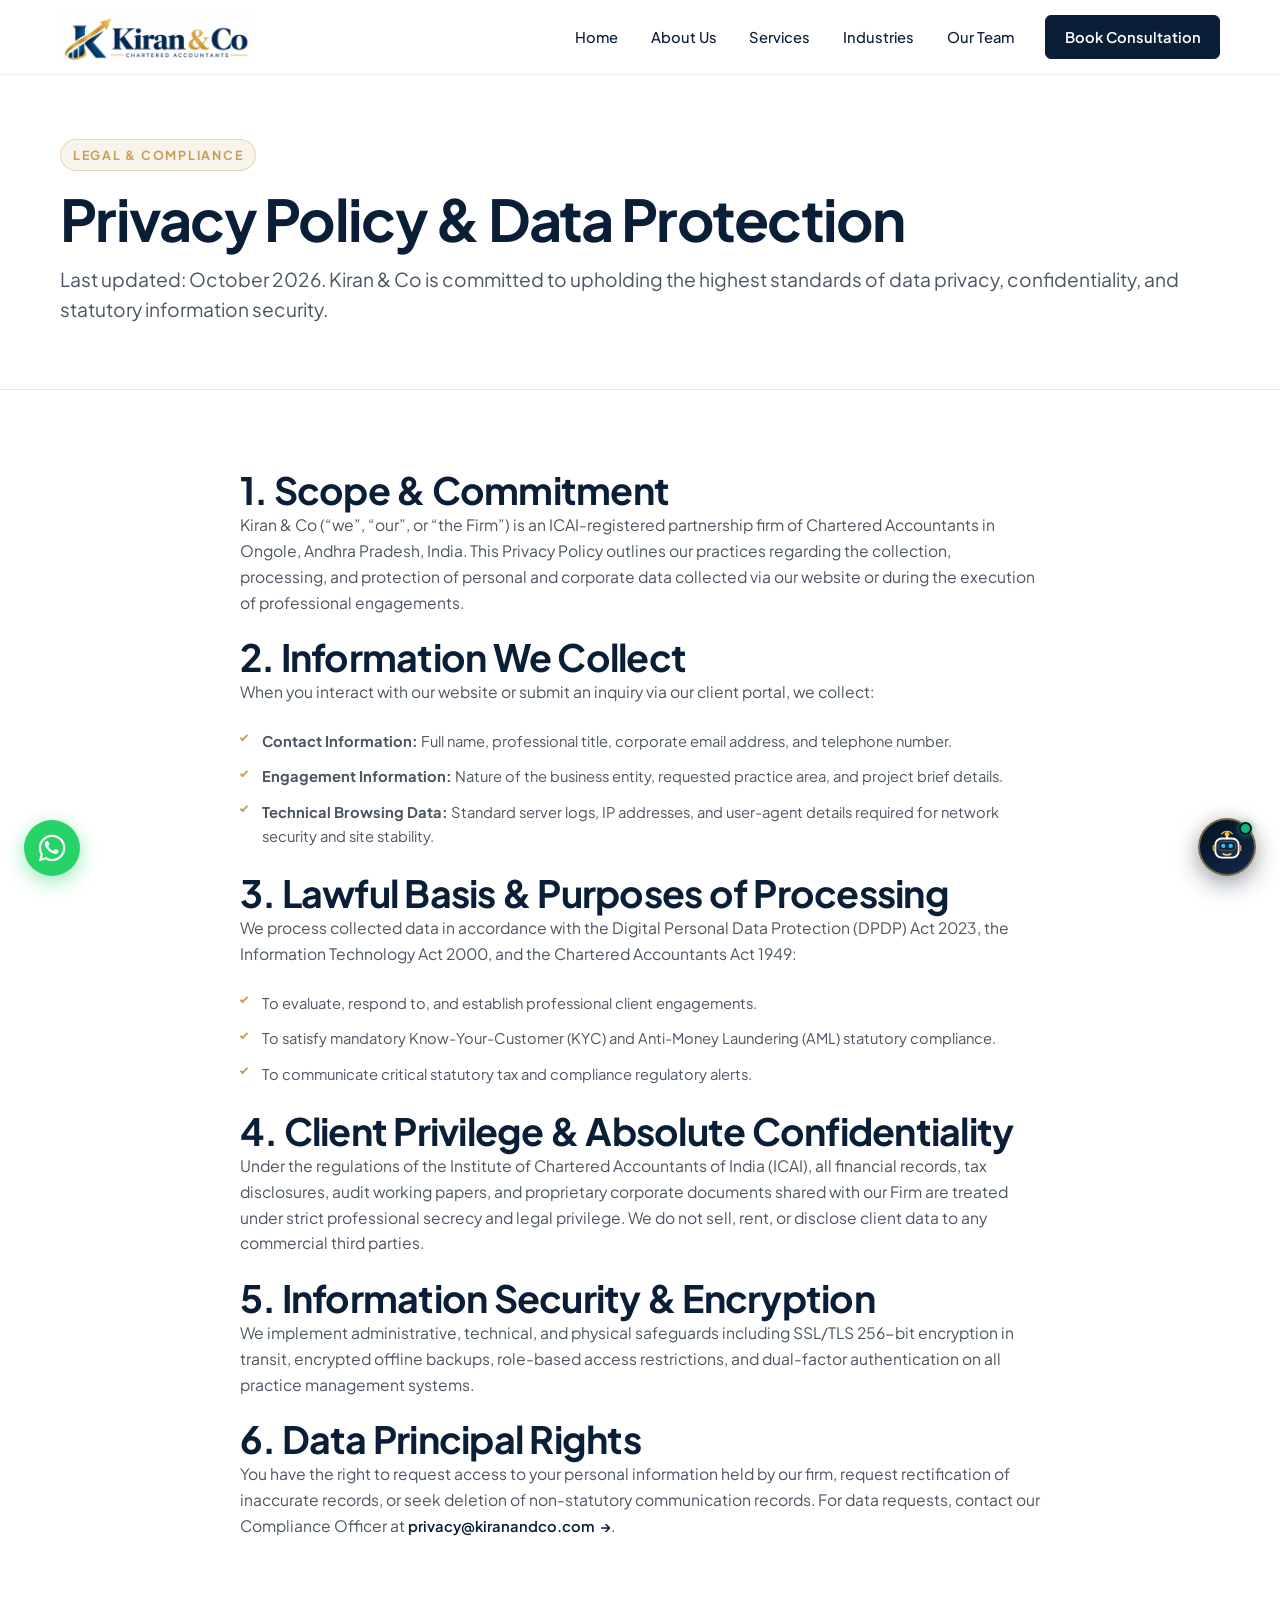
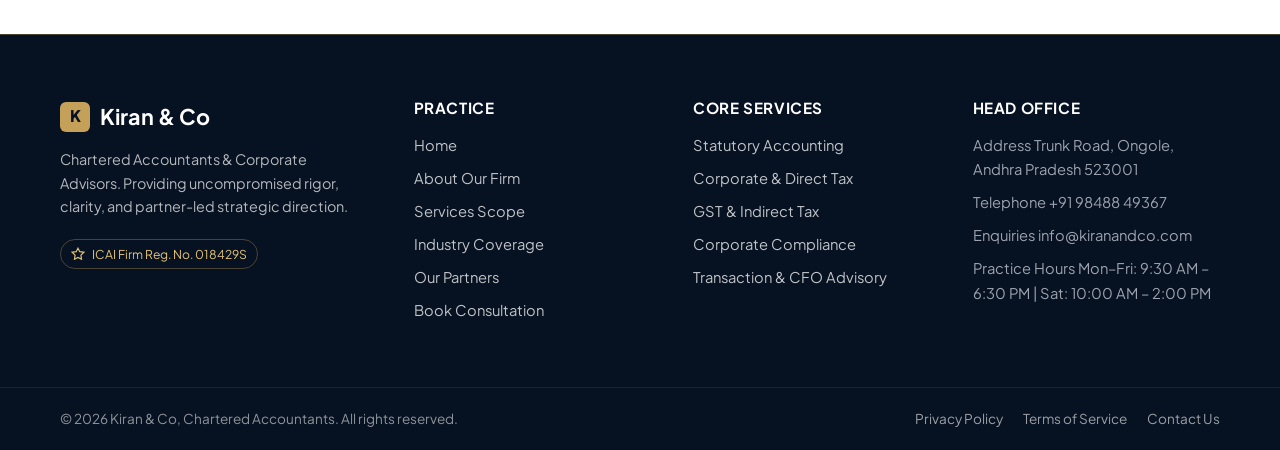
<file: privacy.html>
<!DOCTYPE html>
<html lang="en">
<head>
  <meta charset="utf-8">
  <meta name="viewport" content="width=device-width, initial-scale=1">
  <title>Privacy Policy | Kiran &amp; Co — Chartered Accountants</title>
  <meta name="description" content="Privacy Policy of Kiran &amp; Co, Chartered Accountants. Details regarding data protection, confidentiality, and statutory information security.">
  <meta name="theme-color" content="#0B1E38">

  <link rel="icon" href="assets/favicon.png" type="image/png">
  <link rel="preconnect" href="https://fonts.googleapis.com">
  <link rel="preconnect" href="https://fonts.gstatic.com" crossorigin>
  <link rel="stylesheet" href="https://fonts.googleapis.com/css2?family=Plus+Jakarta+Sans:wght@400;500;600;700;800&family=Inter:wght@400;500;600&display=swap">
  <link rel="stylesheet" href="css/style.css">
  <script src="js/main.js" defer></script>
</head>
<body>
  <a class="skip-link" href="#main">Skip to main content</a>

  <!-- Header -->
  <header class="site-header">
    <div class="container header-inner">
      <a class="brand" href="index.html" aria-label="Kiran &amp; Co Home">
        <img class="brand-logo" src="assets/kiran-logo.jpeg" alt="Kiran &amp; Co, Chartered Accountants" width="1600" height="400">
      </a>
      <button class="nav-toggle" type="button" aria-expanded="false" aria-controls="primary-nav" aria-label="Open navigation menu">
        <span class="nav-toggle-bars" aria-hidden="true"></span>
      </button>
      <nav id="primary-nav" class="primary-nav" aria-label="Primary Navigation">
        <ul>
          <li><a href="index.html">Home</a></li>
          <li><a href="about.html">About Us</a></li>
          <li><a href="services.html">Services</a></li>
          <li><a href="industries.html">Industries</a></li>
          <li><a href="team.html">Our Team</a></li>
          <li><a href="contact.html" class="nav-contact">Book Consultation</a></li>
        </ul>
      </nav>
    </div>
  </header>

  <main id="main">
    <!-- Page Hero -->
    <section class="page-hero" aria-labelledby="page-title">
      <div class="container">
        <div class="kicker">LEGAL &amp; COMPLIANCE</div>
        <h1 id="page-title">Privacy Policy &amp; Data Protection</h1>
        <p class="lead">Last updated: October 2026. Kiran &amp; Co is committed to upholding the highest standards of data privacy, confidentiality, and statutory information security.</p>
      </div>
    </section>

    <!-- Policy Content -->
    <section class="section section--white">
      <div class="container prose" style="max-width: 800px; margin-inline: auto;">
        <h2>1. Scope &amp; Commitment</h2>
        <p>Kiran &amp; Co (&ldquo;we&rdquo;, &ldquo;our&rdquo;, or &ldquo;the Firm&rdquo;) is an ICAI-registered partnership firm of Chartered Accountants in Ongole, Andhra Pradesh, India. This Privacy Policy outlines our practices regarding the collection, processing, and protection of personal and corporate data collected via our website or during the execution of professional engagements.</p>

        <h2>2. Information We Collect</h2>
        <p>When you interact with our website or submit an inquiry via our client portal, we collect:</p>
        <ul class="check-list">
          <li><strong>Contact Information:</strong> Full name, professional title, corporate email address, and telephone number.</li>
          <li><strong>Engagement Information:</strong> Nature of the business entity, requested practice area, and project brief details.</li>
          <li><strong>Technical Browsing Data:</strong> Standard server logs, IP addresses, and user-agent details required for network security and site stability.</li>
        </ul>

        <h2>3. Lawful Basis &amp; Purposes of Processing</h2>
        <p>We process collected data in accordance with the Digital Personal Data Protection (DPDP) Act 2023, the Information Technology Act 2000, and the Chartered Accountants Act 1949:</p>
        <ul class="check-list">
          <li>To evaluate, respond to, and establish professional client engagements.</li>
          <li>To satisfy mandatory Know-Your-Customer (KYC) and Anti-Money Laundering (AML) statutory compliance.</li>
          <li>To communicate critical statutory tax and compliance regulatory alerts.</li>
        </ul>

        <h2>4. Client Privilege &amp; Absolute Confidentiality</h2>
        <p>Under the regulations of the Institute of Chartered Accountants of India (ICAI), all financial records, tax disclosures, audit working papers, and proprietary corporate documents shared with our Firm are treated under strict professional secrecy and legal privilege. We do not sell, rent, or disclose client data to any commercial third parties.</p>

        <h2>5. Information Security &amp; Encryption</h2>
        <p>We implement administrative, technical, and physical safeguards including SSL/TLS 256-bit encryption in transit, encrypted offline backups, role-based access restrictions, and dual-factor authentication on all practice management systems.</p>

        <h2>6. Data Principal Rights</h2>
        <p>You have the right to request access to your personal information held by our firm, request rectification of inaccurate records, or seek deletion of non-statutory communication records. For data requests, contact our Compliance Officer at <a href="mailto:privacy@kiranandco.com" class="text-link">privacy@kiranandco.com</a>.</p>
      </div>
    </section>
  </main>

  <!-- Footer -->
  <footer class="site-footer">
    <div class="container footer-main">
      <div class="footer-grid">
        <div>
          <a class="footer-brand" href="index.html" aria-label="Kiran &amp; Co Home">
            <span class="brand-mark" aria-hidden="true">K</span>
            <span>Kiran &amp; Co</span>
          </a>
          <p class="footer-tagline">Chartered Accountants &amp; Corporate Advisors. Providing uncompromised rigor, clarity, and partner-led strategic direction.</p>
          <div class="footer-cert">
            <svg width="14" height="14" viewBox="0 0 24 24" fill="none" stroke="currentColor" stroke-width="2"><path d="M12 2l3 6 7 1-5 5 1 7-6-3-6 3 1-7-5-5 7-1z"/></svg>
            <span>ICAI Firm Reg. No. 018429S</span>
          </div>
        </div>

        <nav aria-label="Quick links">
          <h2 class="footer-title">Practice</h2>
          <ul class="footer-list">
            <li><a href="index.html">Home</a></li>
            <li><a href="about.html">About Our Firm</a></li>
            <li><a href="services.html">Services Scope</a></li>
            <li><a href="industries.html">Industry Coverage</a></li>
            <li><a href="team.html">Our Partners</a></li>
            <li><a href="contact.html">Book Consultation</a></li>
          </ul>
        </nav>

        <nav aria-label="Our services">
          <h2 class="footer-title">Core Services</h2>
          <ul class="footer-list">
            <li><a href="services.html#accounting">Statutory Accounting</a></li>
            <li><a href="services.html#tax">Corporate &amp; Direct Tax</a></li>
            <li><a href="services.html#gst">GST &amp; Indirect Tax</a></li>
            <li><a href="services.html#compliance">Corporate Compliance</a></li>
            <li><a href="services.html#advisory">Transaction &amp; CFO Advisory</a></li>
          </ul>
        </nav>

        <div>
          <h2 class="footer-title">Head Office</h2>
          <ul class="footer-list footer-contact">
            <li>
              <span class="label">Address</span>
              <span class="value">Trunk Road, Ongole, Andhra Pradesh 523001</span>
            </li>
            <li>
              <span class="label">Telephone</span>
              <span class="value"><a href="tel:+919848849367" style="color: inherit;">+91 98488 49367</a></span>
            </li>
            <li>
              <span class="label">Enquiries</span>
              <span class="value"><a href="mailto:info@kiranandco.com" style="color: inherit;">info@kiranandco.com</a></span>
            </li>
            <li>
              <span class="label">Practice Hours</span>
              <span class="value">Mon–Fri: 9:30 AM – 6:30 PM | Sat: 10:00 AM – 2:00 PM</span>
            </li>
          </ul>
        </div>
      </div>
    </div>

    <div class="footer-bottom">
      <div class="container footer-bottom-inner">
        <p>&copy; <span data-year>2026</span> Kiran &amp; Co, Chartered Accountants. All rights reserved.</p>
        <ul>
          <li><a href="privacy.html">Privacy Policy</a></li>
          <li><a href="terms.html">Terms of Service</a></li>
          <li><a href="contact.html">Contact Us</a></li>
        </ul>
      </div>
    </div>
  </footer>
</body>
</html>
</file>
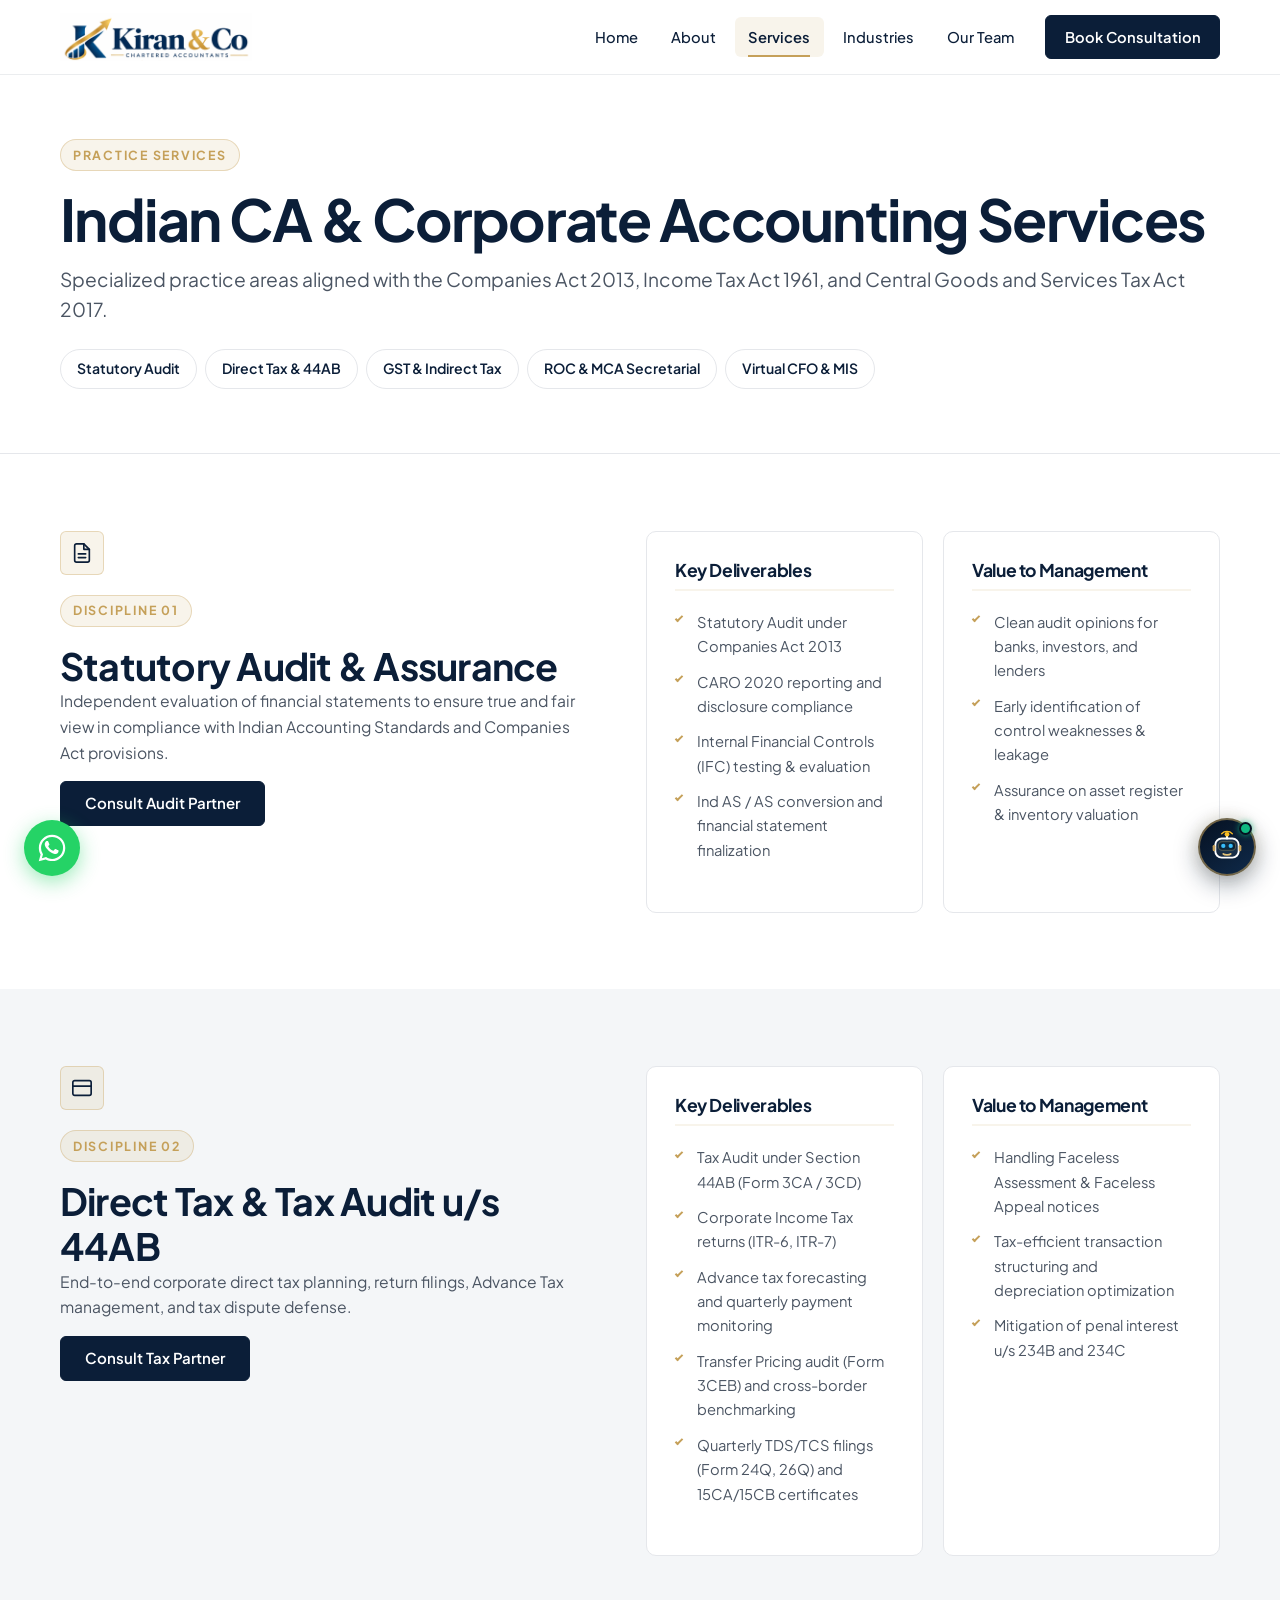
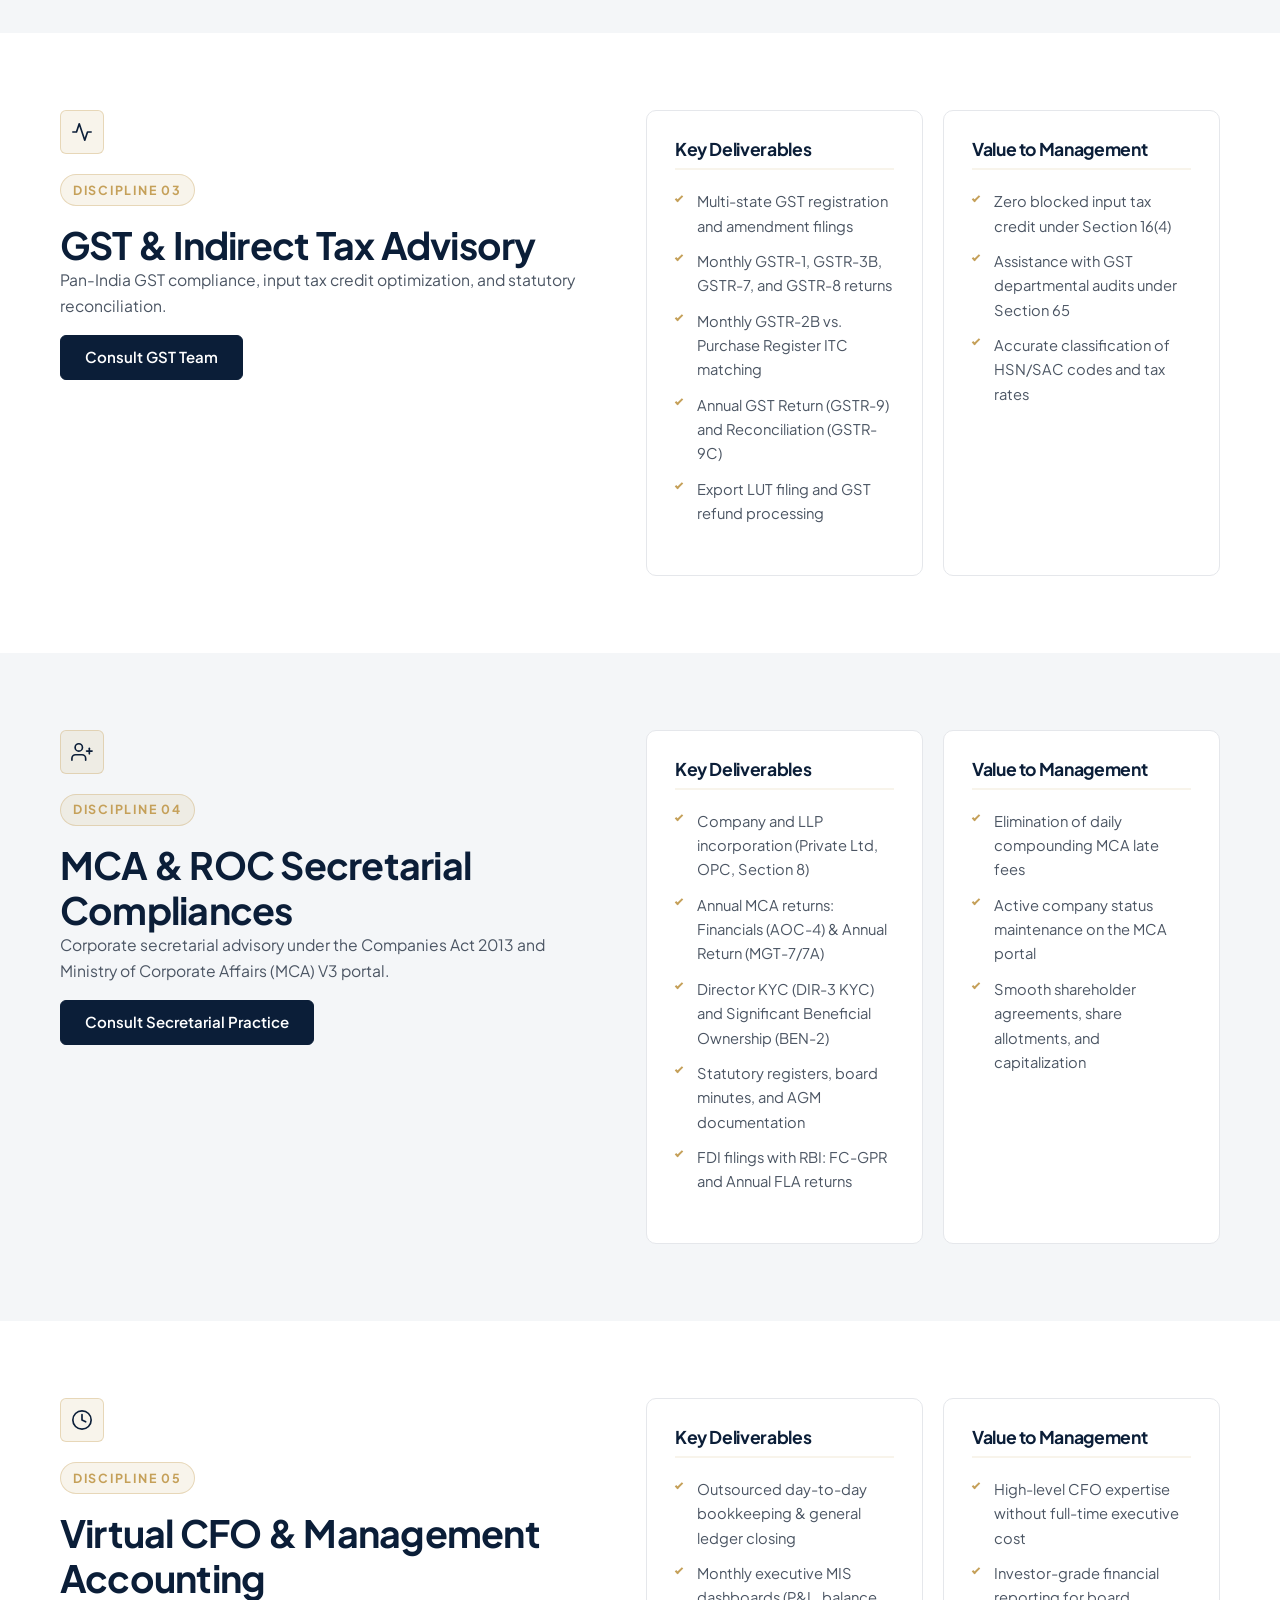
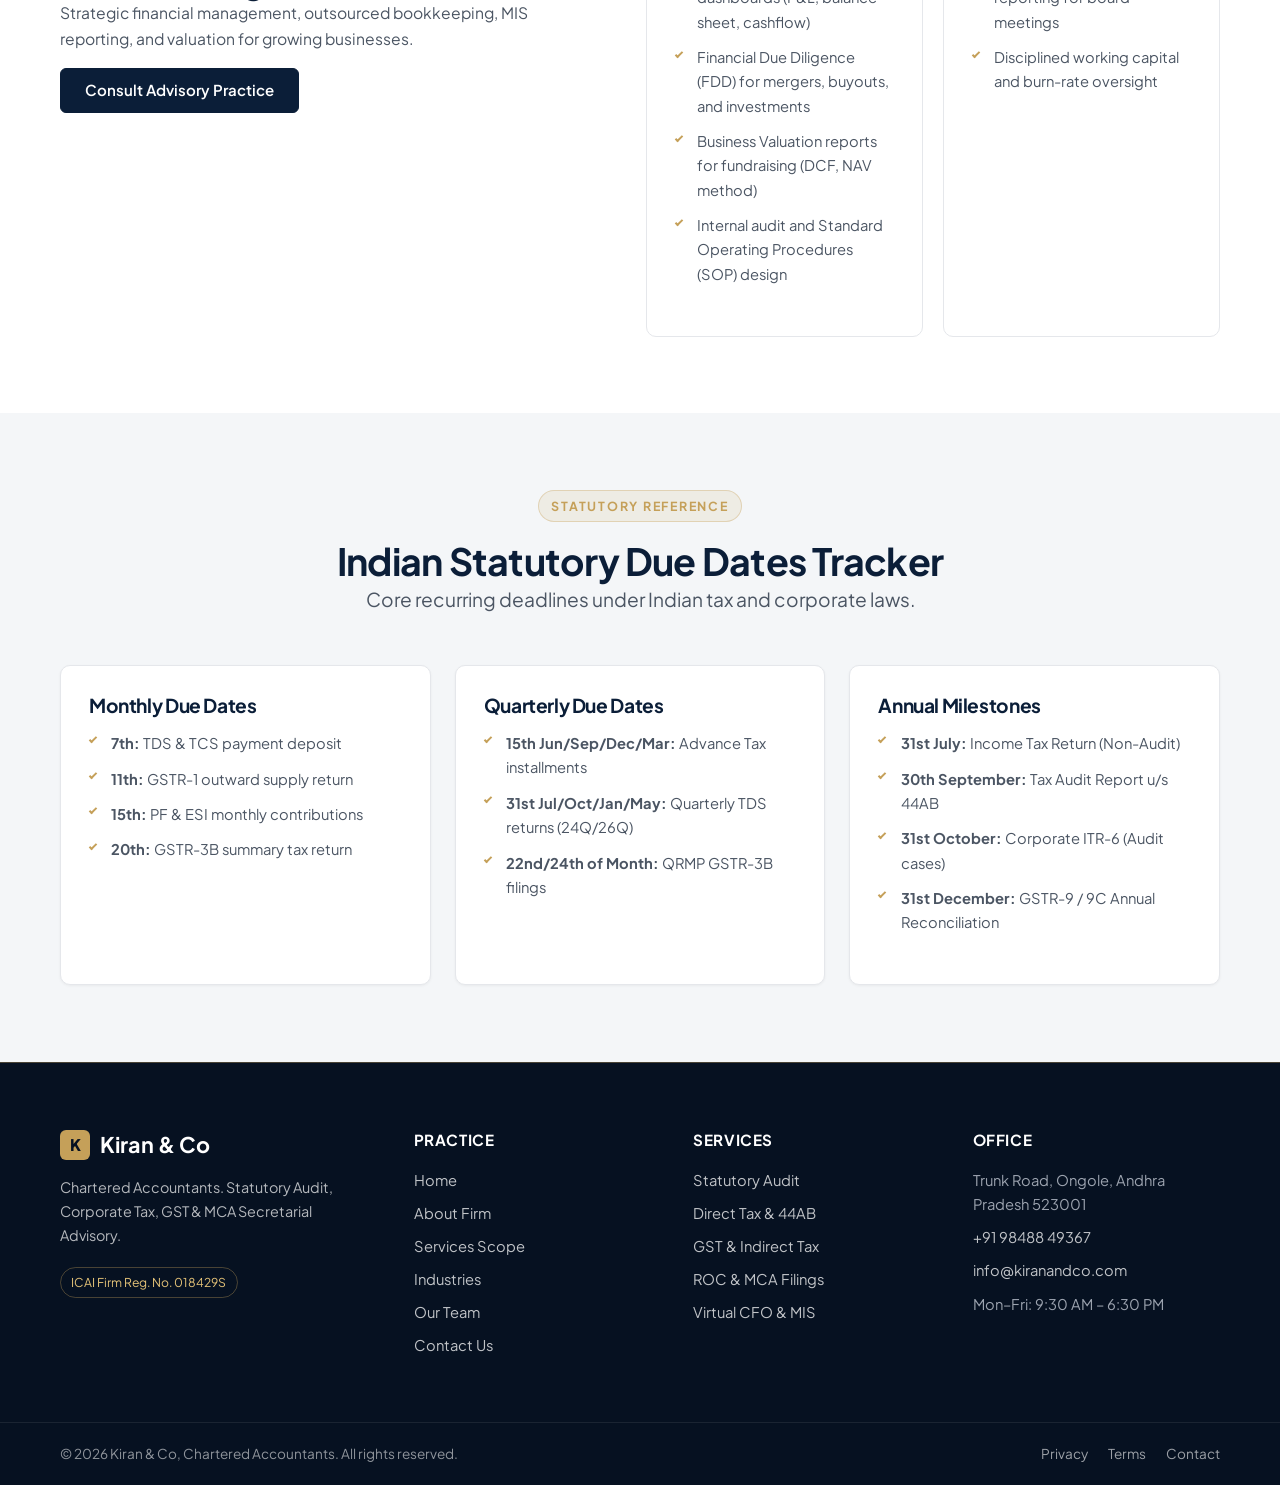
<file: services.html>
<!DOCTYPE html>
<html lang="en">
<head>
  <meta charset="utf-8">
  <meta name="viewport" content="width=device-width, initial-scale=1">
  <title>Services | Kiran &amp; Co — Chartered Accountants (India)</title>
  <meta name="description" content="Core Indian CA services: Statutory Audit, Direct Tax &amp; Section 44AB, GST Filing &amp; Audit, ROC MCA Compliances, and Virtual CFO Services.">
  <meta name="theme-color" content="#0B1E38">
  <link rel="icon" href="assets/favicon.png" type="image/png">
  <link rel="preconnect" href="https://fonts.googleapis.com">
  <link rel="preconnect" href="https://fonts.gstatic.com" crossorigin>
  <link rel="stylesheet" href="https://fonts.googleapis.com/css2?family=Plus+Jakarta+Sans:wght@400;500;600;700;800&family=Inter:wght@400;500;600&display=swap">
  <link rel="stylesheet" href="css/style.css">
  <script src="js/main.js" defer></script>
</head>
<body>
  <a class="skip-link" href="#main">Skip to main content</a>

  <header class="site-header">
    <div class="container header-inner">
      <a class="brand" href="index.html" aria-label="Kiran &amp; Co Home">
        <img class="brand-logo" src="assets/kiran-logo.jpeg" alt="Kiran &amp; Co, Chartered Accountants" width="1600" height="400">
      </a>
      <button class="nav-toggle" type="button" aria-expanded="false" aria-controls="primary-nav" aria-label="Open menu">
        <span class="nav-toggle-bars" aria-hidden="true"></span>
      </button>
      <nav id="primary-nav" class="primary-nav" aria-label="Primary Navigation">
        <ul>
          <li><a href="index.html">Home</a></li>
          <li><a href="about.html">About</a></li>
          <li><a href="services.html" aria-current="page">Services</a></li>
          <li><a href="industries.html">Industries</a></li>
          <li><a href="team.html">Our Team</a></li>
          <li><a href="contact.html" class="nav-contact">Book Consultation</a></li>
        </ul>
      </nav>
    </div>
  </header>

  <main id="main">
    <section class="page-hero" aria-labelledby="page-title">
      <div class="container">
        <div class="kicker">PRACTICE SERVICES</div>
        <h1 id="page-title">Indian CA &amp; Corporate Accounting Services</h1>
        <p class="lead">Specialized practice areas aligned with the Companies Act 2013, Income Tax Act 1961, and Central Goods and Services Tax Act 2017.</p>
        <div class="chip-nav" style="margin-top: 1.5rem;">
          <a href="#audit">Statutory Audit</a>
          <a href="#tax">Direct Tax &amp; 44AB</a>
          <a href="#gst">GST &amp; Indirect Tax</a>
          <a href="#compliance">ROC &amp; MCA Secretarial</a>
          <a href="#advisory">Virtual CFO &amp; MIS</a>
        </div>
      </div>
    </section>

    <!-- 1. Audit -->
    <section class="section section--white" id="audit" aria-labelledby="audit-title">
      <div class="container split">
        <div>
          <div class="icon-box">
            <svg class="icon" viewBox="0 0 24 24"><path d="M14 2H6a2 2 0 0 0-2 2v16a2 2 0 0 0 2 2h12a2 2 0 0 0 2-2V8z"/><polyline points="14 2 14 8 20 8"/><line x1="16" y1="13" x2="8" y2="13"/><line x1="16" y1="17" x2="8" y2="17"/></svg>
          </div>
          <div class="kicker">DISCIPLINE 01</div>
          <h2 id="audit-title">Statutory Audit &amp; Assurance</h2>
          <p>Independent evaluation of financial statements to ensure true and fair view in compliance with Indian Accounting Standards and Companies Act provisions.</p>
          <a class="btn btn--primary" href="contact.html?service=Audit">Consult Audit Partner</a>
        </div>
        <div class="service-panels">
          <div class="panel">
            <h3>Key Deliverables</h3>
            <ul class="check-list">
              <li>Statutory Audit under Companies Act 2013</li>
              <li>CARO 2020 reporting and disclosure compliance</li>
              <li>Internal Financial Controls (IFC) testing &amp; evaluation</li>
              <li>Ind AS / AS conversion and financial statement finalization</li>
            </ul>
          </div>
          <div class="panel">
            <h3>Value to Management</h3>
            <ul class="check-list">
              <li>Clean audit opinions for banks, investors, and lenders</li>
              <li>Early identification of control weaknesses &amp; leakage</li>
              <li>Assurance on asset register &amp; inventory valuation</li>
            </ul>
          </div>
        </div>
      </div>
    </section>

    <!-- 2. Direct Tax -->
    <section class="section section--subtle" id="tax" aria-labelledby="tax-title">
      <div class="container split">
        <div>
          <div class="icon-box">
            <svg class="icon" viewBox="0 0 24 24"><rect x="2" y="4" width="20" height="16" rx="2"/><line x1="2" y1="10" x2="22" y2="10"/></svg>
          </div>
          <div class="kicker">DISCIPLINE 02</div>
          <h2 id="tax-title">Direct Tax &amp; Tax Audit u/s 44AB</h2>
          <p>End-to-end corporate direct tax planning, return filings, Advance Tax management, and tax dispute defense.</p>
          <a class="btn btn--primary" href="contact.html?service=Tax">Consult Tax Partner</a>
        </div>
        <div class="service-panels">
          <div class="panel">
            <h3>Key Deliverables</h3>
            <ul class="check-list">
              <li>Tax Audit under Section 44AB (Form 3CA / 3CD)</li>
              <li>Corporate Income Tax returns (ITR-6, ITR-7)</li>
              <li>Advance tax forecasting and quarterly payment monitoring</li>
              <li>Transfer Pricing audit (Form 3CEB) and cross-border benchmarking</li>
              <li>Quarterly TDS/TCS filings (Form 24Q, 26Q) and 15CA/15CB certificates</li>
            </ul>
          </div>
          <div class="panel">
            <h3>Value to Management</h3>
            <ul class="check-list">
              <li>Handling Faceless Assessment &amp; Faceless Appeal notices</li>
              <li>Tax-efficient transaction structuring and depreciation optimization</li>
              <li>Mitigation of penal interest u/s 234B and 234C</li>
            </ul>
          </div>
        </div>
      </div>
    </section>

    <!-- 3. GST -->
    <section class="section section--white" id="gst" aria-labelledby="gst-title">
      <div class="container split">
        <div>
          <div class="icon-box">
            <svg class="icon" viewBox="0 0 24 24"><polyline points="22 12 18 12 15 21 9 3 6 12 2 12"/></svg>
          </div>
          <div class="kicker">DISCIPLINE 03</div>
          <h2 id="gst-title">GST &amp; Indirect Tax Advisory</h2>
          <p>Pan-India GST compliance, input tax credit optimization, and statutory reconciliation.</p>
          <a class="btn btn--primary" href="contact.html?service=GST">Consult GST Team</a>
        </div>
        <div class="service-panels">
          <div class="panel">
            <h3>Key Deliverables</h3>
            <ul class="check-list">
              <li>Multi-state GST registration and amendment filings</li>
              <li>Monthly GSTR-1, GSTR-3B, GSTR-7, and GSTR-8 returns</li>
              <li>Monthly GSTR-2B vs. Purchase Register ITC matching</li>
              <li>Annual GST Return (GSTR-9) and Reconciliation (GSTR-9C)</li>
              <li>Export LUT filing and GST refund processing</li>
            </ul>
          </div>
          <div class="panel">
            <h3>Value to Management</h3>
            <ul class="check-list">
              <li>Zero blocked input tax credit under Section 16(4)</li>
              <li>Assistance with GST departmental audits under Section 65</li>
              <li>Accurate classification of HSN/SAC codes and tax rates</li>
            </ul>
          </div>
        </div>
      </div>
    </section>

    <!-- 4. ROC -->
    <section class="section section--subtle" id="compliance" aria-labelledby="compliance-title">
      <div class="container split">
        <div>
          <div class="icon-box">
            <svg class="icon" viewBox="0 0 24 24"><path d="M16 21v-2a4 4 0 0 0-4-4H5a4 4 0 0 0-4 4v2"/><circle cx="8.5" cy="7" r="4"/><line x1="20" y1="8" x2="20" y2="14"/><line x1="23" y1="11" x2="17" y2="11"/></svg>
          </div>
          <div class="kicker">DISCIPLINE 04</div>
          <h2 id="compliance-title">MCA &amp; ROC Secretarial Compliances</h2>
          <p>Corporate secretarial advisory under the Companies Act 2013 and Ministry of Corporate Affairs (MCA) V3 portal.</p>
          <a class="btn btn--primary" href="contact.html?service=Compliance">Consult Secretarial Practice</a>
        </div>
        <div class="service-panels">
          <div class="panel">
            <h3>Key Deliverables</h3>
            <ul class="check-list">
              <li>Company and LLP incorporation (Private Ltd, OPC, Section 8)</li>
              <li>Annual MCA returns: Financials (AOC-4) &amp; Annual Return (MGT-7/7A)</li>
              <li>Director KYC (DIR-3 KYC) and Significant Beneficial Ownership (BEN-2)</li>
              <li>Statutory registers, board minutes, and AGM documentation</li>
              <li>FDI filings with RBI: FC-GPR and Annual FLA returns</li>
            </ul>
          </div>
          <div class="panel">
            <h3>Value to Management</h3>
            <ul class="check-list">
              <li>Elimination of daily compounding MCA late fees</li>
              <li>Active company status maintenance on the MCA portal</li>
              <li>Smooth shareholder agreements, share allotments, and capitalization</li>
            </ul>
          </div>
        </div>
      </div>
    </section>

    <!-- 5. Advisory -->
    <section class="section section--white" id="advisory" aria-labelledby="advisory-title">
      <div class="container split">
        <div>
          <div class="icon-box">
            <svg class="icon" viewBox="0 0 24 24"><circle cx="12" cy="12" r="10"/><path d="M12 6v6l4 2"/></svg>
          </div>
          <div class="kicker">DISCIPLINE 05</div>
          <h2 id="advisory-title">Virtual CFO &amp; Management Accounting</h2>
          <p>Strategic financial management, outsourced bookkeeping, MIS reporting, and valuation for growing businesses.</p>
          <a class="btn btn--primary" href="contact.html?service=Advisory">Consult Advisory Practice</a>
        </div>
        <div class="service-panels">
          <div class="panel">
            <h3>Key Deliverables</h3>
            <ul class="check-list">
              <li>Outsourced day-to-day bookkeeping &amp; general ledger closing</li>
              <li>Monthly executive MIS dashboards (P&amp;L, balance sheet, cashflow)</li>
              <li>Financial Due Diligence (FDD) for mergers, buyouts, and investments</li>
              <li>Business Valuation reports for fundraising (DCF, NAV method)</li>
              <li>Internal audit and Standard Operating Procedures (SOP) design</li>
            </ul>
          </div>
          <div class="panel">
            <h3>Value to Management</h3>
            <ul class="check-list">
              <li>High-level CFO expertise without full-time executive cost</li>
              <li>Investor-grade financial reporting for board meetings</li>
              <li>Disciplined working capital and burn-rate oversight</li>
            </ul>
          </div>
        </div>
      </div>
    </section>

    <!-- Statutory Calendar -->
    <section class="section section--subtle" aria-labelledby="calendar-title">
      <div class="container">
        <div class="section-head section-head--center">
          <div class="kicker">STATUTORY REFERENCE</div>
          <h2 id="calendar-title">Indian Statutory Due Dates Tracker</h2>
          <p class="lead">Core recurring deadlines under Indian tax and corporate laws.</p>
        </div>
        <div class="grid grid--3">
          <div class="card">
            <h3>Monthly Due Dates</h3>
            <ul class="check-list">
              <li><strong>7th:</strong> TDS &amp; TCS payment deposit</li>
              <li><strong>11th:</strong> GSTR-1 outward supply return</li>
              <li><strong>15th:</strong> PF &amp; ESI monthly contributions</li>
              <li><strong>20th:</strong> GSTR-3B summary tax return</li>
            </ul>
          </div>

          <div class="card">
            <h3>Quarterly Due Dates</h3>
            <ul class="check-list">
              <li><strong>15th Jun/Sep/Dec/Mar:</strong> Advance Tax installments</li>
              <li><strong>31st Jul/Oct/Jan/May:</strong> Quarterly TDS returns (24Q/26Q)</li>
              <li><strong>22nd/24th of Month:</strong> QRMP GSTR-3B filings</li>
            </ul>
          </div>

          <div class="card">
            <h3>Annual Milestones</h3>
            <ul class="check-list">
              <li><strong>31st July:</strong> Income Tax Return (Non-Audit)</li>
              <li><strong>30th September:</strong> Tax Audit Report u/s 44AB</li>
              <li><strong>31st October:</strong> Corporate ITR-6 (Audit cases)</li>
              <li><strong>31st December:</strong> GSTR-9 / 9C Annual Reconciliation</li>
            </ul>
          </div>
        </div>
      </div>
    </section>
  </main>

  <!-- Footer -->
  <footer class="site-footer">
    <div class="container footer-main">
      <div class="footer-grid">
        <div>
          <a class="footer-brand" href="index.html" aria-label="Kiran &amp; Co Home">
            <span class="brand-mark" aria-hidden="true">K</span>
            <span>Kiran &amp; Co</span>
          </a>
          <p class="footer-tagline">Chartered Accountants. Statutory Audit, Corporate Tax, GST &amp; MCA Secretarial Advisory.</p>
          <div class="footer-cert">
            <span>ICAI Firm Reg. No. 018429S</span>
          </div>
        </div>

        <nav aria-label="Quick links">
          <div class="footer-title">Practice</div>
          <ul class="footer-list">
            <li><a href="index.html">Home</a></li>
            <li><a href="about.html">About Firm</a></li>
            <li><a href="services.html">Services Scope</a></li>
            <li><a href="industries.html">Industries</a></li>
            <li><a href="team.html">Our Team</a></li>
            <li><a href="contact.html">Contact Us</a></li>
          </ul>
        </nav>

        <nav aria-label="Our services">
          <div class="footer-title">Services</div>
          <ul class="footer-list">
            <li><a href="services.html#audit">Statutory Audit</a></li>
            <li><a href="services.html#tax">Direct Tax &amp; 44AB</a></li>
            <li><a href="services.html#gst">GST &amp; Indirect Tax</a></li>
            <li><a href="services.html#compliance">ROC &amp; MCA Filings</a></li>
            <li><a href="services.html#advisory">Virtual CFO &amp; MIS</a></li>
          </ul>
        </nav>

        <div>
          <div class="footer-title">Office</div>
          <ul class="footer-list">
            <li>Trunk Road, Ongole, Andhra Pradesh 523001</li>
            <li><a href="tel:+919848849367">+91 98488 49367</a></li>
            <li><a href="mailto:info@kiranandco.com">info@kiranandco.com</a></li>
            <li>Mon–Fri: 9:30 AM – 6:30 PM</li>
          </ul>
        </div>
      </div>
    </div>

    <div class="footer-bottom">
      <div class="container footer-bottom-inner">
        <p>&copy; <span data-year>2026</span> Kiran &amp; Co, Chartered Accountants. All rights reserved.</p>
        <ul>
          <li><a href="privacy.html">Privacy</a></li>
          <li><a href="terms.html">Terms</a></li>
          <li><a href="contact.html">Contact</a></li>
        </ul>
      </div>
    </div>
  </footer>
</body>
</html>
</file>
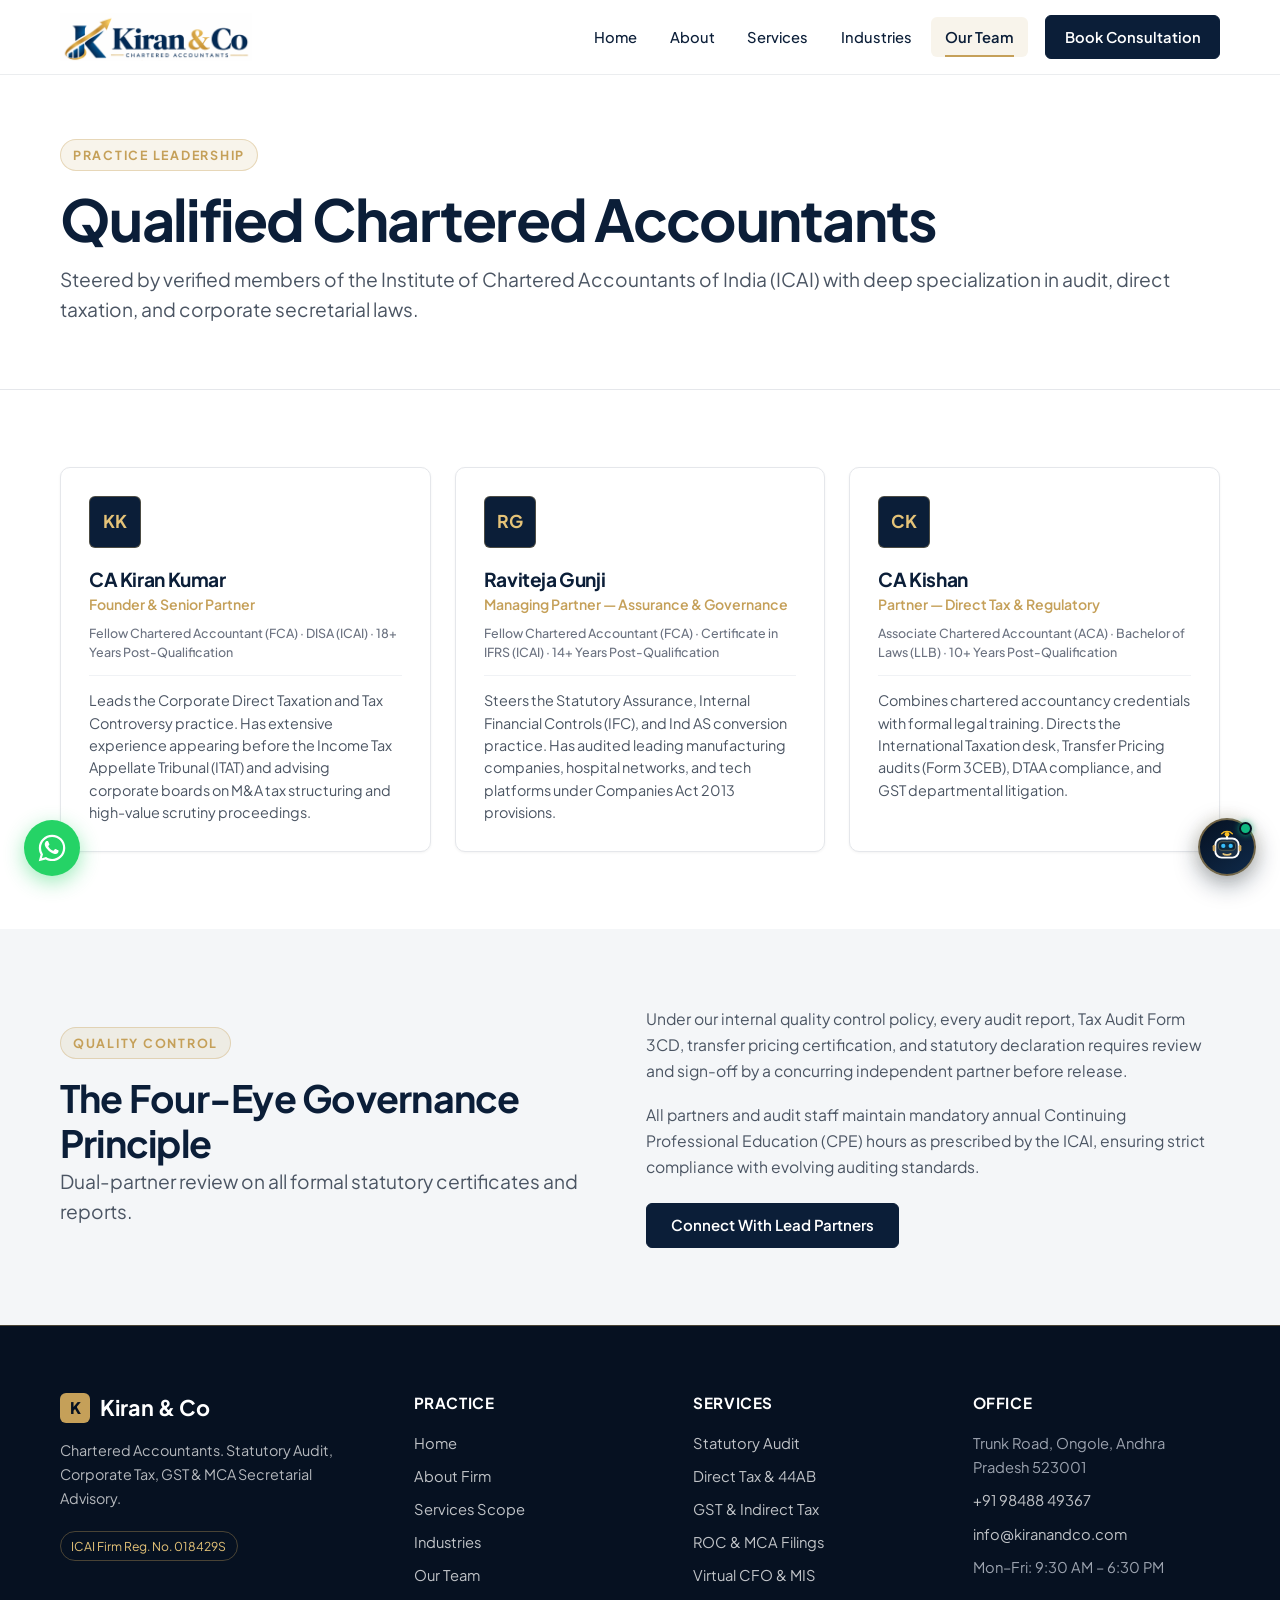
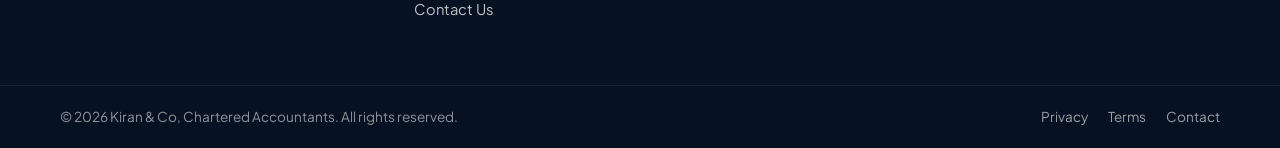
<file: team.html>
<!DOCTYPE html>
<html lang="en">
<head>
  <meta charset="utf-8">
  <meta name="viewport" content="width=device-width, initial-scale=1">
  <title>Partners | Kiran &amp; Co — Chartered Accountants (India)</title>
  <meta name="description" content="Meet the leadership at Kiran &amp; Co. Qualified Fellow and Associate Chartered Accountants with specialized practice across audit, direct tax, and regulatory advisory.">
  <meta name="theme-color" content="#0B1E38">
  <link rel="icon" href="assets/favicon.png" type="image/png">
  <link rel="preconnect" href="https://fonts.googleapis.com">
  <link rel="preconnect" href="https://fonts.gstatic.com" crossorigin>
  <link rel="stylesheet" href="https://fonts.googleapis.com/css2?family=Plus+Jakarta+Sans:wght@400;500;600;700;800&family=Inter:wght@400;500;600&display=swap">
  <link rel="stylesheet" href="css/style.css">
  <script src="js/main.js" defer></script>
</head>
<body>
  <a class="skip-link" href="#main">Skip to main content</a>

  <header class="site-header">
    <div class="container header-inner">
      <a class="brand" href="index.html" aria-label="Kiran &amp; Co Home">
        <img class="brand-logo" src="assets/kiran-logo.jpeg" alt="Kiran &amp; Co, Chartered Accountants" width="1600" height="400">
      </a>
      <button class="nav-toggle" type="button" aria-expanded="false" aria-controls="primary-nav" aria-label="Open menu">
        <span class="nav-toggle-bars" aria-hidden="true"></span>
      </button>
      <nav id="primary-nav" class="primary-nav" aria-label="Primary Navigation">
        <ul>
          <li><a href="index.html">Home</a></li>
          <li><a href="about.html">About</a></li>
          <li><a href="services.html">Services</a></li>
          <li><a href="industries.html">Industries</a></li>
          <li><a href="team.html" aria-current="page">Our Team</a></li>
          <li><a href="contact.html" class="nav-contact">Book Consultation</a></li>
        </ul>
      </nav>
    </div>
  </header>

  <main id="main">
    <section class="page-hero" aria-labelledby="page-title">
      <div class="container">
        <div class="kicker">PRACTICE LEADERSHIP</div>
        <h1 id="page-title">Qualified Chartered Accountants</h1>
        <p class="lead">Steered by verified members of the Institute of Chartered Accountants of India (ICAI) with deep specialization in audit, direct taxation, and corporate secretarial laws.</p>
      </div>
    </section>

    <!-- Partner Profiles -->
    <section class="section section--white" aria-labelledby="partners-title">
      <div class="container">
        <h2 id="partners-title" class="visually-hidden">Partner Profiles</h2>
        <div class="grid grid--3">
          <!-- CA Kiran Kumar -->
          <article class="team-card">
            <div class="team-avatar">KK</div>
            <h2>CA Kiran Kumar</h2>
            <p class="role">Founder &amp; Senior Partner</p>
            <p class="credentials">Fellow Chartered Accountant (FCA) · DISA (ICAI) · 18+ Years Post-Qualification</p>
            <p>Leads the Corporate Direct Taxation and Tax Controversy practice. Has extensive experience appearing before the Income Tax Appellate Tribunal (ITAT) and advising corporate boards on M&amp;A tax structuring and high-value scrutiny proceedings.</p>
          </article>

          <!-- Raviteja Gunji -->
          <article class="team-card">
            <div class="team-avatar">RG</div>
            <h2>Raviteja Gunji</h2>
            <p class="role">Managing Partner — Assurance &amp; Governance</p>
            <p class="credentials">Fellow Chartered Accountant (FCA) · Certificate in IFRS (ICAI) · 14+ Years Post-Qualification</p>
            <p>Steers the Statutory Assurance, Internal Financial Controls (IFC), and Ind AS conversion practice. Has audited leading manufacturing companies, hospital networks, and tech platforms under Companies Act 2013 provisions.</p>
          </article>

          <!-- CA Kishan -->
          <article class="team-card">
            <div class="team-avatar">CK</div>
            <h2>CA Kishan</h2>
            <p class="role">Partner — Direct Tax &amp; Regulatory</p>
            <p class="credentials">Associate Chartered Accountant (ACA) · Bachelor of Laws (LLB) · 10+ Years Post-Qualification</p>
            <p>Combines chartered accountancy credentials with formal legal training. Directs the International Taxation desk, Transfer Pricing audits (Form 3CEB), DTAA compliance, and GST departmental litigation.</p>
          </article>
        </div>
      </div>
    </section>

    <!-- Dual Partner Review Standard -->
    <section class="section section--subtle" aria-labelledby="standards-title">
      <div class="container split split--center">
        <div>
          <div class="kicker">QUALITY CONTROL</div>
          <h2 id="standards-title">The Four-Eye Governance Principle</h2>
          <p class="lead">Dual-partner review on all formal statutory certificates and reports.</p>
        </div>
        <div class="prose">
          <p>Under our internal quality control policy, every audit report, Tax Audit Form 3CD, transfer pricing certification, and statutory declaration requires review and sign-off by a concurring independent partner before release.</p>
          <p>All partners and audit staff maintain mandatory annual Continuing Professional Education (CPE) hours as prescribed by the ICAI, ensuring strict compliance with evolving auditing standards.</p>
          <div style="margin-top: 1.5rem;">
            <a class="btn btn--primary" href="contact.html">Connect With Lead Partners</a>
          </div>
        </div>
      </div>
    </section>
  </main>

  <!-- Footer -->
  <footer class="site-footer">
    <div class="container footer-main">
      <div class="footer-grid">
        <div>
          <a class="footer-brand" href="index.html" aria-label="Kiran &amp; Co Home">
            <span class="brand-mark" aria-hidden="true">K</span>
            <span>Kiran &amp; Co</span>
          </a>
          <p class="footer-tagline">Chartered Accountants. Statutory Audit, Corporate Tax, GST &amp; MCA Secretarial Advisory.</p>
          <div class="footer-cert">
            <span>ICAI Firm Reg. No. 018429S</span>
          </div>
        </div>

        <nav aria-label="Quick links">
          <div class="footer-title">Practice</div>
          <ul class="footer-list">
            <li><a href="index.html">Home</a></li>
            <li><a href="about.html">About Firm</a></li>
            <li><a href="services.html">Services Scope</a></li>
            <li><a href="industries.html">Industries</a></li>
            <li><a href="team.html">Our Team</a></li>
            <li><a href="contact.html">Contact Us</a></li>
          </ul>
        </nav>

        <nav aria-label="Our services">
          <div class="footer-title">Services</div>
          <ul class="footer-list">
            <li><a href="services.html#audit">Statutory Audit</a></li>
            <li><a href="services.html#tax">Direct Tax &amp; 44AB</a></li>
            <li><a href="services.html#gst">GST &amp; Indirect Tax</a></li>
            <li><a href="services.html#compliance">ROC &amp; MCA Filings</a></li>
            <li><a href="services.html#advisory">Virtual CFO &amp; MIS</a></li>
          </ul>
        </nav>

        <div>
          <div class="footer-title">Office</div>
          <ul class="footer-list">
            <li>Trunk Road, Ongole, Andhra Pradesh 523001</li>
            <li><a href="tel:+919848849367">+91 98488 49367</a></li>
            <li><a href="mailto:info@kiranandco.com">info@kiranandco.com</a></li>
            <li>Mon–Fri: 9:30 AM – 6:30 PM</li>
          </ul>
        </div>
      </div>
    </div>

    <div class="footer-bottom">
      <div class="container footer-bottom-inner">
        <p>&copy; <span data-year>2026</span> Kiran &amp; Co, Chartered Accountants. All rights reserved.</p>
        <ul>
          <li><a href="privacy.html">Privacy</a></li>
          <li><a href="terms.html">Terms</a></li>
          <li><a href="contact.html">Contact</a></li>
        </ul>
      </div>
    </div>
  </footer>
</body>
</html>
</file>
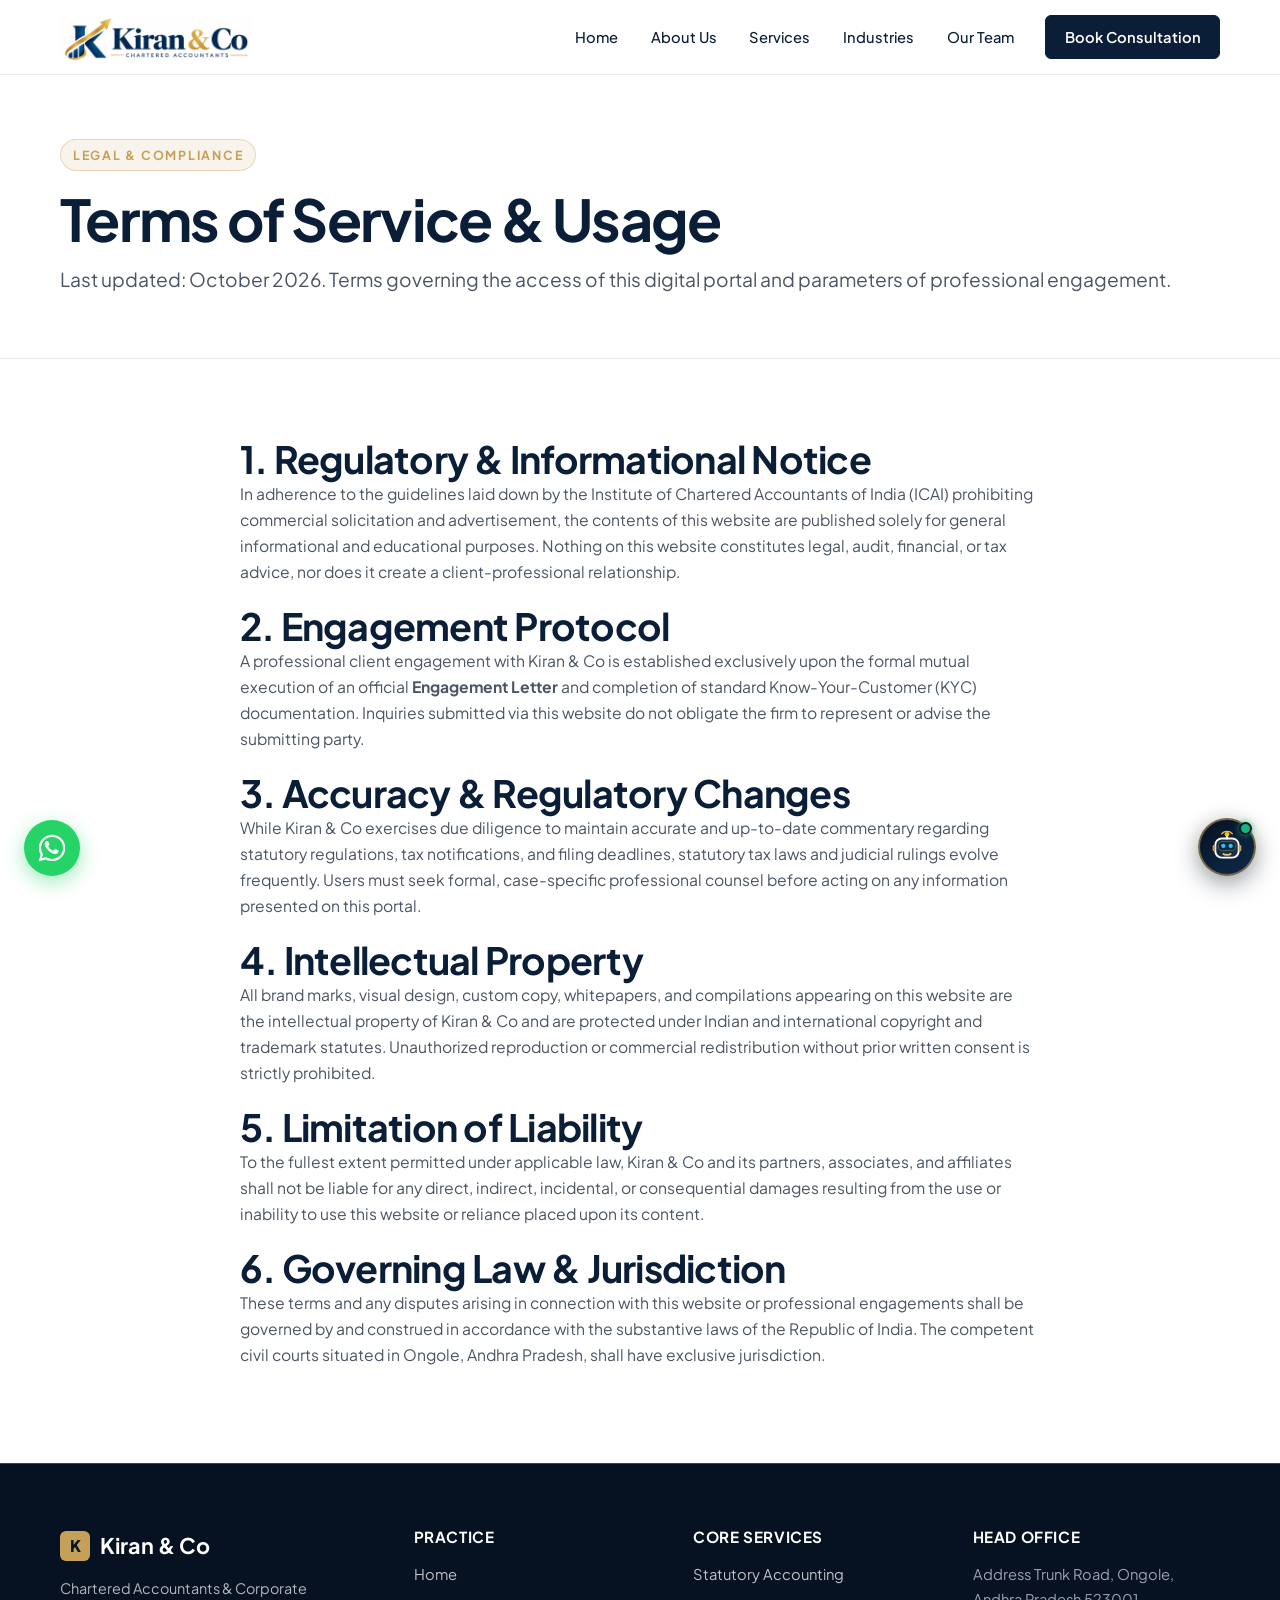
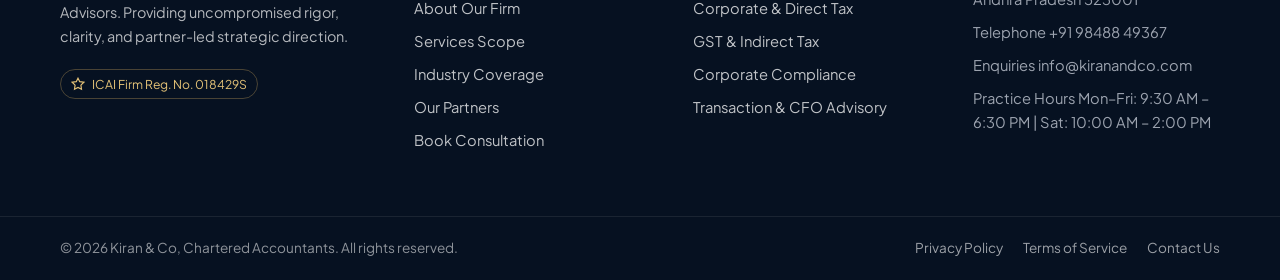
<file: terms.html>
<!DOCTYPE html>
<html lang="en">
<head>
  <meta charset="utf-8">
  <meta name="viewport" content="width=device-width, initial-scale=1">
  <title>Terms of Service | Kiran &amp; Co — Chartered Accountants</title>
  <meta name="description" content="Terms of Service and Website Usage for Kiran &amp; Co, Chartered Accountants. Governing law, professional disclaimers, and engagement protocols.">
  <meta name="theme-color" content="#0B1E38">

  <link rel="icon" href="assets/favicon.png" type="image/png">
  <link rel="preconnect" href="https://fonts.googleapis.com">
  <link rel="preconnect" href="https://fonts.gstatic.com" crossorigin>
  <link rel="stylesheet" href="https://fonts.googleapis.com/css2?family=Plus+Jakarta+Sans:wght@400;500;600;700;800&family=Inter:wght@400;500;600&display=swap">
  <link rel="stylesheet" href="css/style.css">
  <script src="js/main.js" defer></script>
</head>
<body>
  <a class="skip-link" href="#main">Skip to main content</a>

  <!-- Header -->
  <header class="site-header">
    <div class="container header-inner">
      <a class="brand" href="index.html" aria-label="Kiran &amp; Co Home">
        <img class="brand-logo" src="assets/kiran-logo.jpeg" alt="Kiran &amp; Co, Chartered Accountants" width="1600" height="400">
      </a>
      <button class="nav-toggle" type="button" aria-expanded="false" aria-controls="primary-nav" aria-label="Open navigation menu">
        <span class="nav-toggle-bars" aria-hidden="true"></span>
      </button>
      <nav id="primary-nav" class="primary-nav" aria-label="Primary Navigation">
        <ul>
          <li><a href="index.html">Home</a></li>
          <li><a href="about.html">About Us</a></li>
          <li><a href="services.html">Services</a></li>
          <li><a href="industries.html">Industries</a></li>
          <li><a href="team.html">Our Team</a></li>
          <li><a href="contact.html" class="nav-contact">Book Consultation</a></li>
        </ul>
      </nav>
    </div>
  </header>

  <main id="main">
    <!-- Page Hero -->
    <section class="page-hero" aria-labelledby="page-title">
      <div class="container">
        <div class="kicker">LEGAL &amp; COMPLIANCE</div>
        <h1 id="page-title">Terms of Service &amp; Usage</h1>
        <p class="lead">Last updated: October 2026. Terms governing the access of this digital portal and parameters of professional engagement.</p>
      </div>
    </section>

    <!-- Terms Content -->
    <section class="section section--white">
      <div class="container prose" style="max-width: 800px; margin-inline: auto;">
        <h2>1. Regulatory &amp; Informational Notice</h2>
        <p>In adherence to the guidelines laid down by the Institute of Chartered Accountants of India (ICAI) prohibiting commercial solicitation and advertisement, the contents of this website are published solely for general informational and educational purposes. Nothing on this website constitutes legal, audit, financial, or tax advice, nor does it create a client-professional relationship.</p>

        <h2>2. Engagement Protocol</h2>
        <p>A professional client engagement with Kiran &amp; Co is established exclusively upon the formal mutual execution of an official <strong>Engagement Letter</strong> and completion of standard Know-Your-Customer (KYC) documentation. Inquiries submitted via this website do not obligate the firm to represent or advise the submitting party.</p>

        <h2>3. Accuracy &amp; Regulatory Changes</h2>
        <p>While Kiran &amp; Co exercises due diligence to maintain accurate and up-to-date commentary regarding statutory regulations, tax notifications, and filing deadlines, statutory tax laws and judicial rulings evolve frequently. Users must seek formal, case-specific professional counsel before acting on any information presented on this portal.</p>

        <h2>4. Intellectual Property</h2>
        <p>All brand marks, visual design, custom copy, whitepapers, and compilations appearing on this website are the intellectual property of Kiran &amp; Co and are protected under Indian and international copyright and trademark statutes. Unauthorized reproduction or commercial redistribution without prior written consent is strictly prohibited.</p>

        <h2>5. Limitation of Liability</h2>
        <p>To the fullest extent permitted under applicable law, Kiran &amp; Co and its partners, associates, and affiliates shall not be liable for any direct, indirect, incidental, or consequential damages resulting from the use or inability to use this website or reliance placed upon its content.</p>

        <h2>6. Governing Law &amp; Jurisdiction</h2>
        <p>These terms and any disputes arising in connection with this website or professional engagements shall be governed by and construed in accordance with the substantive laws of the Republic of India. The competent civil courts situated in Ongole, Andhra Pradesh, shall have exclusive jurisdiction.</p>
      </div>
    </section>
  </main>

  <!-- Footer -->
  <footer class="site-footer">
    <div class="container footer-main">
      <div class="footer-grid">
        <div>
          <a class="footer-brand" href="index.html" aria-label="Kiran &amp; Co Home">
            <span class="brand-mark" aria-hidden="true">K</span>
            <span>Kiran &amp; Co</span>
          </a>
          <p class="footer-tagline">Chartered Accountants &amp; Corporate Advisors. Providing uncompromised rigor, clarity, and partner-led strategic direction.</p>
          <div class="footer-cert">
            <svg width="14" height="14" viewBox="0 0 24 24" fill="none" stroke="currentColor" stroke-width="2"><path d="M12 2l3 6 7 1-5 5 1 7-6-3-6 3 1-7-5-5 7-1z"/></svg>
            <span>ICAI Firm Reg. No. 018429S</span>
          </div>
        </div>

        <nav aria-label="Quick links">
          <h2 class="footer-title">Practice</h2>
          <ul class="footer-list">
            <li><a href="index.html">Home</a></li>
            <li><a href="about.html">About Our Firm</a></li>
            <li><a href="services.html">Services Scope</a></li>
            <li><a href="industries.html">Industry Coverage</a></li>
            <li><a href="team.html">Our Partners</a></li>
            <li><a href="contact.html">Book Consultation</a></li>
          </ul>
        </nav>

        <nav aria-label="Our services">
          <h2 class="footer-title">Core Services</h2>
          <ul class="footer-list">
            <li><a href="services.html#accounting">Statutory Accounting</a></li>
            <li><a href="services.html#tax">Corporate &amp; Direct Tax</a></li>
            <li><a href="services.html#gst">GST &amp; Indirect Tax</a></li>
            <li><a href="services.html#compliance">Corporate Compliance</a></li>
            <li><a href="services.html#advisory">Transaction &amp; CFO Advisory</a></li>
          </ul>
        </nav>

        <div>
          <h2 class="footer-title">Head Office</h2>
          <ul class="footer-list footer-contact">
            <li>
              <span class="label">Address</span>
              <span class="value">Trunk Road, Ongole, Andhra Pradesh 523001</span>
            </li>
            <li>
              <span class="label">Telephone</span>
              <span class="value"><a href="tel:+919848849367" style="color: inherit;">+91 98488 49367</a></span>
            </li>
            <li>
              <span class="label">Enquiries</span>
              <span class="value"><a href="mailto:info@kiranandco.com" style="color: inherit;">info@kiranandco.com</a></span>
            </li>
            <li>
              <span class="label">Practice Hours</span>
              <span class="value">Mon–Fri: 9:30 AM – 6:30 PM | Sat: 10:00 AM – 2:00 PM</span>
            </li>
          </ul>
        </div>
      </div>
    </div>

    <div class="footer-bottom">
      <div class="container footer-bottom-inner">
        <p>&copy; <span data-year>2026</span> Kiran &amp; Co, Chartered Accountants. All rights reserved.</p>
        <ul>
          <li><a href="privacy.html">Privacy Policy</a></li>
          <li><a href="terms.html">Terms of Service</a></li>
          <li><a href="contact.html">Contact Us</a></li>
        </ul>
      </div>
    </div>
  </footer>
</body>
</html>
</file>
<file: css/style.css>
/* ==========================================================================
   Kiran & Co — Chartered Accountants (India)
   Design System: Minimalist Luxury Corporate
   Palette: Deep Sapphire Navy (#0B1E38), Warm Champagne Gold (#C5A059),
            Clean Crisp White (#FFFFFF), and Subtle Slate (#F8FAFC)
   ========================================================================== */

/* 1. Design Tokens --------------------------------------------------------- */
:root {
  /* Brand Core */
  --navy: #0B1E38;
  --navy-dark: #061121;
  --navy-light: #163664;
  --navy-surface: #0E223D;
  --gold: #C5A059;
  --gold-light: #E5C378;
  --gold-subtle: rgba(197, 160, 89, 0.12);
  --gold-border: rgba(197, 160, 89, 0.35);

  /* Neutrals & Surfaces */
  --white: #FFFFFF;
  --bg-page: #FAFAFA;
  --bg-subtle: #F4F6F8;
  --border: #E5E7EB;
  --border-light: #F0F2F5;

  /* Typography */
  --text-main: #111827;
  --text-muted: #4B5563;
  --text-light: #6B7280;
  --text-white: #FFFFFF;
  --text-white-muted: #9CA3AF;

  /* Fonts */
  --font: "Plus Jakarta Sans", "Inter", -apple-system, BlinkMacSystemFont, "Segoe UI", Roboto, sans-serif;

  /* Dimensions & Spacing */
  --container: 1160px;
  --gutter: clamp(1.25rem, 4vw, 2.5rem);
  --section-y: clamp(3.5rem, 6vw, 5.5rem);
  --header-h: 74px;
  --radius-sm: 6px;
  --radius-md: 10px;
  --radius-lg: 16px;

  /* Elevations */
  --shadow-sm: 0 1px 3px rgba(0, 0, 0, 0.05);
  --shadow-card: 0 4px 20px rgba(11, 30, 56, 0.06);
  --shadow-hover: 0 12px 32px rgba(11, 30, 56, 0.12);
  --shadow-dark: 0 16px 36px rgba(0, 0, 0, 0.35);

  /* Transitions */
  --transition: 0.22s cubic-bezier(0.16, 1, 0.3, 1);
}

/* 2. Reset & Typography ---------------------------------------------------- */
*, *::before, *::after {
  box-sizing: border-box;
  margin: 0;
  padding: 0;
}

html {
  -webkit-text-size-adjust: 100%;
  scroll-behavior: smooth;
  scroll-padding-top: calc(var(--header-h) + 1.5rem);
}

body {
  font-family: var(--font);
  font-size: 0.98rem;
  line-height: 1.65;
  color: var(--text-muted);
  background: var(--bg-page);
  -webkit-font-smoothing: antialiased;
  overflow-x: hidden;
}

img, svg {
  display: block;
  max-width: 100%;
}

a {
  color: inherit;
  text-decoration: none;
}

button, input, select, textarea {
  font: inherit;
}

ul, ol {
  list-style: none;
}

h1, h2, h3, h4 {
  color: var(--navy);
  font-weight: 700;
  line-height: 1.2;
  letter-spacing: -0.02em;
}

h1 {
  font-size: clamp(2.2rem, 1.4rem + 3.2vw, 3.6rem);
  letter-spacing: -0.03em;
  line-height: 1.12;
}

h2 {
  font-size: clamp(1.65rem, 1.2rem + 1.8vw, 2.35rem);
}

h3 {
  font-size: 1.25rem;
}

p {
  margin-bottom: 1rem;
}

p:last-child {
  margin-bottom: 0;
}

:focus-visible {
  outline: 2px solid var(--gold);
  outline-offset: 3px;
}

.visually-hidden {
  position: absolute !important;
  width: 1px;
  height: 1px;
  padding: 0;
  margin: -1px;
  overflow: hidden;
  clip: rect(0, 0, 0, 0);
  border: 0;
}

.skip-link {
  position: absolute;
  left: 1.5rem;
  top: -5rem;
  z-index: 1000;
  padding: 0.75rem 1.25rem;
  background: var(--navy);
  color: var(--gold-light);
  font-weight: 600;
  border-radius: var(--radius-sm);
  transition: top var(--transition);
}

.skip-link:focus {
  top: 1rem;
}

/* 3. Layout & Structure ---------------------------------------------------- */
.container {
  width: min(100% - 2 * var(--gutter), var(--container));
  margin-inline: auto;
}

.section {
  padding-block: var(--section-y);
  position: relative;
}

.section--white {
  background: var(--white);
}

.section--subtle {
  background: var(--bg-subtle);
}

.section--dark {
  background: linear-gradient(160deg, var(--navy-dark) 0%, var(--navy) 100%);
  color: var(--text-white-muted);
}

.section--dark h1,
.section--dark h2,
.section--dark h3 {
  color: var(--white);
}

.section-head {
  max-width: 44rem;
  margin-bottom: clamp(2rem, 4vw, 3.25rem);
}

.section-head--center {
  margin-inline: auto;
  text-align: center;
}

.lead {
  font-size: clamp(1.05rem, 1rem + 0.35vw, 1.2rem);
  line-height: 1.6;
  color: var(--text-muted);
}

.section--dark .lead {
  color: rgba(255, 255, 255, 0.8);
}

.prose {
  max-width: 65ch;
}

.prose p {
  margin-bottom: 1.15rem;
}

/* Grid Layouts */
.grid {
  display: grid;
  gap: 1.5rem;
}

.grid--2 {
  grid-template-columns: repeat(2, minmax(0, 1fr));
}

.grid--3 {
  grid-template-columns: repeat(3, minmax(0, 1fr));
}

.grid--5 {
  grid-template-columns: repeat(auto-fit, minmax(240px, 1fr));
}

.split {
  display: grid;
  grid-template-columns: minmax(0, 1fr) minmax(0, 1.1fr);
  gap: clamp(2rem, 5vw, 4.5rem);
  align-items: start;
}

.split--center {
  align-items: center;
}

/* 4. Minimal Header & Navigation ------------------------------------------- */
.site-header {
  position: sticky;
  top: 0;
  z-index: 100;
  background: rgba(255, 255, 255, 0.95);
  backdrop-filter: blur(12px);
  -webkit-backdrop-filter: blur(12px);
  border-bottom: 1px solid rgba(11, 30, 56, 0.08);
  transition: box-shadow var(--transition);
}

.site-header.is-scrolled {
  box-shadow: 0 4px 20px rgba(11, 30, 56, 0.08);
}

.header-inner {
  display: flex;
  align-items: center;
  justify-content: space-between;
  min-height: var(--header-h);
}

.brand {
  display: inline-flex;
  align-items: center;
}

.brand-logo {
  height: 48px;
  width: auto;
  object-fit: contain;
}

.primary-nav {
  display: flex;
  align-items: center;
}

.primary-nav ul {
  display: flex;
  align-items: center;
  gap: 0.35rem;
}

.primary-nav a {
  display: inline-flex;
  align-items: center;
  padding: 0.5rem 0.85rem;
  color: var(--navy);
  font-size: 0.92rem;
  font-weight: 500;
  border-radius: var(--radius-sm);
  transition: all var(--transition);
  position: relative;
}

.primary-nav a:hover {
  background: var(--bg-subtle);
  color: var(--navy-light);
}

.primary-nav a[aria-current="page"] {
  color: var(--navy);
  font-weight: 600;
  background: var(--gold-subtle);
}

.primary-nav a[aria-current="page"]::after {
  content: "";
  position: absolute;
  bottom: 0;
  left: 0.85rem;
  right: 0.85rem;
  height: 2px;
  background: var(--gold);
}

.primary-nav .nav-contact {
  margin-left: 0.75rem;
  padding: 0.55rem 1.15rem;
  background: var(--navy);
  color: var(--white);
  font-weight: 600;
  border: 1px solid var(--navy);
  border-radius: var(--radius-sm);
}

.primary-nav .nav-contact:hover {
  background: var(--navy-light);
  color: var(--gold-light);
}

.primary-nav .nav-contact[aria-current="page"]::after {
  display: none;
}

/* Mobile Toggle */
.nav-toggle {
  display: none;
  width: 42px;
  height: 42px;
  background: transparent;
  border: 1px solid var(--border);
  border-radius: var(--radius-sm);
  cursor: pointer;
  align-items: center;
  justify-content: center;
  color: var(--navy);
}

.nav-toggle-bars,
.nav-toggle-bars::before,
.nav-toggle-bars::after {
  display: block;
  width: 20px;
  height: 2px;
  background: currentColor;
  border-radius: 2px;
  transition: transform var(--transition);
}

.nav-toggle-bars {
  position: relative;
}

.nav-toggle-bars::before,
.nav-toggle-bars::after {
  content: "";
  position: absolute;
  left: 0;
}

.nav-toggle-bars::before { top: -6px; }
.nav-toggle-bars::after { top: 6px; }

.nav-toggle[aria-expanded="true"] .nav-toggle-bars { background: transparent; }
.nav-toggle[aria-expanded="true"] .nav-toggle-bars::before { top: 0; transform: rotate(45deg); }
.nav-toggle[aria-expanded="true"] .nav-toggle-bars::after { top: 0; transform: rotate(-45deg); }

/* 5. Buttons & Links ------------------------------------------------------- */
.btn {
  display: inline-flex;
  align-items: center;
  justify-content: center;
  gap: 0.5rem;
  padding: 0.75rem 1.5rem;
  font-size: 0.94rem;
  font-weight: 600;
  line-height: 1.25;
  border-radius: var(--radius-sm);
  border: 1.5px solid transparent;
  cursor: pointer;
  transition: all var(--transition);
  white-space: nowrap;
}

.btn--primary {
  background: var(--navy);
  color: var(--white);
  border-color: var(--navy);
}

.btn--primary:hover {
  background: var(--navy-light);
  border-color: var(--navy-light);
  color: var(--gold-light);
  transform: translateY(-1px);
  box-shadow: 0 4px 12px rgba(11, 30, 56, 0.15);
}

.btn--secondary {
  background: var(--white);
  color: var(--navy);
  border-color: var(--border);
}

.btn--secondary:hover {
  border-color: var(--navy);
  background: var(--bg-subtle);
  transform: translateY(-1px);
}

.btn--gold {
  background: var(--gold);
  color: var(--navy-dark);
  font-weight: 700;
}

.btn--gold:hover {
  background: var(--gold-light);
  transform: translateY(-1px);
}

.btn--outline-light {
  background: transparent;
  color: var(--white);
  border-color: rgba(255, 255, 255, 0.3);
}

.btn--outline-light:hover {
  border-color: var(--gold);
  color: var(--gold-light);
}

.btn-row {
  display: flex;
  flex-wrap: wrap;
  gap: 0.85rem;
  align-items: center;
}

.text-link {
  display: inline-flex;
  align-items: center;
  gap: 0.3rem;
  color: var(--navy);
  font-weight: 600;
  font-size: 0.92rem;
  transition: color var(--transition);
}

.text-link::after {
  content: "→";
  transition: transform var(--transition);
}

.text-link:hover {
  color: var(--gold);
}

.text-link:hover::after {
  transform: translateX(4px);
}

.section--dark .text-link {
  color: var(--gold-light);
}

/* 6. Minimal Hero ---------------------------------------------------------- */
.hero {
  background: radial-gradient(circle at top right, rgba(197, 160, 89, 0.08) 0%, transparent 50%),
              var(--white);
  padding-block: clamp(3.5rem, 7vw, 5.5rem);
  border-bottom: 1px solid var(--border);
}

.kicker {
  display: inline-flex;
  align-items: center;
  gap: 0.5rem;
  margin-bottom: 1rem;
  font-size: 0.78rem;
  font-weight: 700;
  letter-spacing: 0.14em;
  text-transform: uppercase;
  color: var(--gold);
  background: var(--gold-subtle);
  padding: 0.3rem 0.75rem;
  border-radius: 20px;
  border: 1px solid var(--gold-border);
}

.kicker-dot {
  width: 6px;
  height: 6px;
  background: var(--gold);
  border-radius: 50%;
}

.hero h1 {
  margin-bottom: 1.25rem;
}

.hero-highlight {
  color: var(--navy-light);
  border-bottom: 2px solid var(--gold);
}

.hero .lead {
  max-width: 36rem;
  margin-bottom: 2rem;
}

/* Minimal Vector Badge / Visual */
.hero-minimal-box {
  background: linear-gradient(145deg, var(--navy-dark) 0%, var(--navy) 100%);
  border: 1px solid var(--gold-border);
  border-radius: var(--radius-lg);
  padding: clamp(2rem, 4vw, 2.75rem);
  color: var(--white);
  box-shadow: var(--shadow-card);
  position: relative;
  overflow: hidden;
}

.hero-minimal-box::before {
  content: "";
  position: absolute;
  top: 0;
  right: 0;
  width: 140px;
  height: 140px;
  background: radial-gradient(circle, rgba(197, 160, 89, 0.25) 0%, transparent 70%);
  pointer-events: none;
}

.hero-minimal-tag {
  font-size: 0.8rem;
  font-weight: 700;
  letter-spacing: 0.12em;
  color: var(--gold-light);
  text-transform: uppercase;
  margin-bottom: 1rem;
}

.hero-minimal-list {
  display: grid;
  gap: 1rem;
}

.hero-minimal-item {
  display: flex;
  align-items: flex-start;
  gap: 0.75rem;
}

.hero-minimal-item svg {
  width: 18px;
  height: 18px;
  color: var(--gold);
  flex: none;
  margin-top: 0.2rem;
}

.hero-minimal-item strong {
  display: block;
  font-size: 0.96rem;
  color: var(--white);
}

.hero-minimal-item span {
  font-size: 0.85rem;
  color: rgba(255, 255, 255, 0.7);
}

/* Stats Ribbon */
.stats-ribbon {
  background: var(--navy-dark);
  color: var(--white);
  padding-block: 2rem;
  border-bottom: 1px solid rgba(197, 160, 89, 0.2);
}

.stats-grid {
  display: grid;
  grid-template-columns: repeat(4, 1fr);
  gap: 1.5rem;
  text-align: center;
}

.stat-item {
  position: relative;
}

.stat-item:not(:last-child)::after {
  content: "";
  position: absolute;
  right: 0;
  top: 20%;
  height: 60%;
  width: 1px;
  background: rgba(255, 255, 255, 0.12);
}

.stat-num {
  font-size: clamp(1.75rem, 1.2rem + 1.5vw, 2.5rem);
  font-weight: 800;
  color: var(--gold);
  line-height: 1;
  margin-bottom: 0.3rem;
}

.stat-label {
  font-size: 0.82rem;
  color: rgba(255, 255, 255, 0.75);
  text-transform: uppercase;
  letter-spacing: 0.06em;
}

/* Page Hero */
.page-hero {
  background: var(--white);
  padding-block: clamp(3rem, 5vw, 4.5rem);
  border-bottom: 1px solid var(--border);
}

.page-hero h1 {
  margin-bottom: 0.75rem;
}

/* 7. Minimal Cards & Components -------------------------------------------- */
.card {
  display: flex;
  flex-direction: column;
  padding: 1.75rem;
  background: var(--white);
  border: 1px solid var(--border);
  border-radius: var(--radius-md);
  box-shadow: var(--shadow-sm);
  transition: all var(--transition);
  position: relative;
}

.card:hover {
  transform: translateY(-3px);
  border-color: var(--gold-border);
  box-shadow: var(--shadow-card);
}

.card h2, .card h3 {
  margin-bottom: 0.5rem;
  font-size: 1.2rem;
}

.card p {
  font-size: 0.92rem;
  line-height: 1.58;
  color: var(--text-muted);
  margin-bottom: 1rem;
}

.card .text-link {
  margin-top: auto;
  align-self: flex-start;
}

/* Minimal Icon Box */
.icon-box {
  display: grid;
  place-items: center;
  width: 44px;
  height: 44px;
  margin-bottom: 1.25rem;
  background: var(--gold-subtle);
  color: var(--navy);
  border-radius: var(--radius-sm);
  border: 1px solid var(--gold-border);
  flex: none;
}

.icon {
  width: 22px;
  height: 22px;
  fill: none;
  stroke: currentColor;
  stroke-width: 1.8;
  stroke-linecap: round;
  stroke-linejoin: round;
}

/* Check List */
.check-list {
  list-style: none;
  margin-bottom: 1rem;
}

.check-list li {
  position: relative;
  padding: 0.35rem 0 0.35rem 1.4rem;
  font-size: 0.92rem;
  color: var(--text-muted);
}

.check-list li::before {
  content: "";
  position: absolute;
  left: 0;
  top: 0.75rem;
  width: 8px;
  height: 4px;
  border-left: 2px solid var(--gold);
  border-bottom: 2px solid var(--gold);
  transform: rotate(-45deg);
}

/* Standard / Trust Grid */
.standard-grid {
  display: grid;
  grid-template-columns: repeat(2, 1fr);
  gap: 1.25rem;
}

.standard-item {
  padding-top: 0.75rem;
  border-top: 1px solid var(--border);
}

.standard-item dt {
  font-weight: 700;
  color: var(--navy);
  font-size: 0.95rem;
  margin-bottom: 0.2rem;
}

.standard-item dd {
  font-size: 0.88rem;
  color: var(--text-light);
}

/* Minimal Team Card */
.team-card {
  background: var(--white);
  border: 1px solid var(--border);
  border-radius: var(--radius-md);
  padding: 1.75rem;
  box-shadow: var(--shadow-sm);
  transition: all var(--transition);
  display: flex;
  flex-direction: column;
}

.team-card:hover {
  transform: translateY(-3px);
  border-color: var(--gold-border);
  box-shadow: var(--shadow-card);
}

.team-avatar {
  width: 52px;
  height: 52px;
  background: var(--navy);
  color: var(--gold-light);
  border-radius: var(--radius-sm);
  display: grid;
  place-items: center;
  font-weight: 700;
  font-size: 1.1rem;
  margin-bottom: 1.25rem;
  border: 1px solid var(--gold-border);
}

.team-card h2, .team-card h3 {
  font-size: 1.2rem;
  margin-bottom: 0.2rem;
}

.team-card .role {
  font-size: 0.88rem;
  font-weight: 600;
  color: var(--gold);
  margin-bottom: 0.5rem;
}

.team-card .credentials {
  font-size: 0.78rem;
  color: var(--text-light);
  margin-bottom: 0.85rem;
  padding-bottom: 0.75rem;
  border-bottom: 1px solid var(--border-light);
  font-weight: 500;
}

.team-card p {
  font-size: 0.9rem;
  line-height: 1.55;
}

/* Sector Grid */
.sector-grid {
  display: grid;
  grid-template-columns: repeat(3, 1fr);
  gap: 1.25rem;
}

.sector-link {
  display: flex;
  align-items: center;
  gap: 1rem;
  padding: 1.15rem 1.25rem;
  background: rgba(255, 255, 255, 0.05);
  border: 1px solid rgba(255, 255, 255, 0.12);
  border-radius: var(--radius-md);
  color: var(--white);
  font-weight: 600;
  font-size: 0.95rem;
  transition: all var(--transition);
}

.sector-link .icon {
  color: var(--gold-light);
  flex: none;
}

.sector-link:hover {
  background: rgba(255, 255, 255, 0.12);
  border-color: var(--gold);
  color: var(--gold-light);
  transform: translateY(-2px);
}

/* Chip Navigation */
.chip-nav {
  display: flex;
  flex-wrap: wrap;
  gap: 0.5rem;
}

.chip-nav a {
  display: inline-flex;
  align-items: center;
  padding: 0.45rem 1rem;
  background: var(--white);
  color: var(--navy);
  font-size: 0.88rem;
  font-weight: 600;
  border: 1px solid var(--border);
  border-radius: 20px;
  transition: all var(--transition);
}

.chip-nav a:hover,
.chip-nav a.is-active {
  background: var(--navy);
  color: var(--gold-light);
  border-color: var(--navy);
}

/* Service Panels on services.html */
.service-panels {
  display: grid;
  grid-template-columns: repeat(2, 1fr);
  gap: 1.25rem;
}

.panel {
  background: var(--white);
  padding: 1.75rem;
  border-radius: var(--radius-md);
  border: 1px solid var(--border);
}

.panel h3 {
  font-size: 1.1rem;
  margin-bottom: 0.85rem;
  color: var(--navy);
  padding-bottom: 0.5rem;
  border-bottom: 2px solid var(--gold-subtle);
}

/* 8. Minimal Form & Contact ------------------------------------------------ */
.contact-grid {
  display: grid;
  grid-template-columns: minmax(0, 1.2fr) minmax(0, 0.8fr);
  gap: clamp(2rem, 5vw, 3.5rem);
  align-items: start;
}

.form-card {
  background: var(--white);
  padding: clamp(1.75rem, 4vw, 2.5rem);
  border-radius: var(--radius-md);
  border: 1px solid var(--border);
  box-shadow: var(--shadow-sm);
}

.field {
  margin-bottom: 1.25rem;
}

.field label {
  display: block;
  margin-bottom: 0.35rem;
  font-size: 0.88rem;
  font-weight: 600;
  color: var(--navy);
}

.field .req {
  color: #DC2626;
}

.field input,
.field select,
.field textarea {
  width: 100%;
  padding: 0.75rem 0.95rem;
  font-size: 0.95rem;
  color: var(--text-main);
  background: var(--bg-page);
  border: 1.5px solid var(--border);
  border-radius: var(--radius-sm);
  transition: border-color var(--transition);
}

.field input:focus,
.field select:focus,
.field textarea:focus {
  outline: none;
  background: var(--white);
  border-color: var(--navy);
  box-shadow: 0 0 0 3px rgba(11, 30, 56, 0.08);
}

.field.has-error input,
.field.has-error select,
.field.has-error textarea {
  border-color: #DC2626;
  background: #FEF2F2;
}

.field-error {
  margin-top: 0.35rem;
  font-size: 0.82rem;
  color: #DC2626;
}

.form-status {
  margin-top: 1.25rem;
  padding: 1.25rem;
  border-radius: var(--radius-sm);
  font-size: 0.92rem;
}

.form-status.is-success {
  background: #ECFDF5;
  border: 1px solid rgba(5, 150, 105, 0.3);
  color: #065F46;
}

.info-panel {
  background: var(--bg-subtle);
  padding: clamp(1.75rem, 4vw, 2.25rem);
  border-radius: var(--radius-md);
  border: 1px solid var(--border);
}

.info-panel h2 {
  font-size: 1.35rem;
  margin-bottom: 1rem;
}

.direct-item {
  display: flex;
  gap: 0.85rem;
  align-items: flex-start;
  margin-bottom: 1.25rem;
}

.direct-icon {
  width: 36px;
  height: 36px;
  background: var(--navy);
  color: var(--gold-light);
  border-radius: var(--radius-sm);
  display: grid;
  place-items: center;
  flex: none;
}

.direct-label {
  font-size: 0.76rem;
  font-weight: 700;
  color: var(--gold);
  text-transform: uppercase;
  letter-spacing: 0.08em;
  margin-bottom: 0.15rem;
}

.direct-val {
  font-size: 0.92rem;
  color: var(--navy);
}

/* 9. Minimal Accordion ----------------------------------------------------- */
.accordion {
  border: 1px solid var(--border);
  border-radius: var(--radius-md);
  overflow: hidden;
  background: var(--white);
}

.accordion-item {
  border-bottom: 1px solid var(--border);
}

.accordion-item:last-child {
  border-bottom: none;
}

.accordion-header {
  width: 100%;
  display: flex;
  align-items: center;
  justify-content: space-between;
  padding: 1.1rem 1.35rem;
  background: transparent;
  border: none;
  text-align: left;
  font-size: 0.98rem;
  font-weight: 600;
  color: var(--navy);
  cursor: pointer;
}

.accordion-header:hover {
  background: var(--bg-subtle);
}

.accordion-chevron {
  width: 18px;
  height: 18px;
  stroke: currentColor;
  fill: none;
  stroke-width: 2;
  transition: transform var(--transition);
  flex: none;
}

.accordion-header[aria-expanded="true"] .accordion-chevron {
  transform: rotate(180deg);
}

.accordion-content {
  padding: 0 1.35rem 1.25rem;
  color: var(--text-muted);
  font-size: 0.92rem;
  line-height: 1.6;
}

.accordion-content[hidden] {
  display: none;
}

/* 10. Footer --------------------------------------------------------------- */
.site-footer {
  background: var(--navy-dark);
  color: var(--text-white-muted);
  border-top: 1px solid var(--gold-border);
  font-size: 0.92rem;
}

.footer-main {
  padding-block: clamp(3rem, 5vw, 4.5rem);
}

.footer-grid {
  display: grid;
  grid-template-columns: minmax(0, 1.3fr) repeat(3, minmax(0, 1fr));
  gap: 2.5rem 2rem;
}

.footer-brand {
  display: inline-flex;
  align-items: center;
  gap: 0.6rem;
  font-size: 1.35rem;
  font-weight: 700;
  color: var(--white);
  margin-bottom: 0.85rem;
}

.brand-mark {
  width: 30px;
  height: 30px;
  background: var(--gold);
  border-radius: var(--radius-sm);
  display: inline-grid;
  place-items: center;
  color: var(--navy-dark);
  font-weight: 800;
  font-size: 1rem;
}

.footer-tagline {
  font-size: 0.9rem;
  color: rgba(255, 255, 255, 0.7);
  margin-bottom: 1.25rem;
  max-width: 28ch;
}

.footer-cert {
  display: inline-flex;
  align-items: center;
  gap: 0.4rem;
  font-size: 0.76rem;
  color: var(--gold-light);
  border: 1px solid var(--gold-border);
  padding: 0.25rem 0.65rem;
  border-radius: 20px;
}

.footer-title {
  color: var(--white);
  font-size: 0.95rem;
  font-weight: 700;
  letter-spacing: 0.04em;
  text-transform: uppercase;
  margin-bottom: 1rem;
}

.footer-list {
  display: grid;
  gap: 0.55rem;
}

.footer-list a {
  color: rgba(255, 255, 255, 0.75);
  transition: color var(--transition);
}

.footer-list a:hover {
  color: var(--gold-light);
}

.footer-bottom {
  border-top: 1px solid rgba(255, 255, 255, 0.08);
  padding-block: 1.25rem;
  font-size: 0.85rem;
}

.footer-bottom-inner {
  display: flex;
  flex-wrap: wrap;
  align-items: center;
  justify-content: space-between;
  gap: 1rem;
}

.footer-bottom p {
  margin: 0;
  color: rgba(255, 255, 255, 0.55);
}

.footer-bottom ul {
  display: flex;
  gap: 1.25rem;
}

.footer-bottom a {
  color: rgba(255, 255, 255, 0.6);
}

.footer-bottom a:hover {
  color: var(--gold-light);
}

/* Floating Action */
.back-to-top {
  position: fixed;
  bottom: 2rem;
  right: 2rem;
  z-index: 90;
  width: 42px;
  height: 40px;
  width: 40px;
  background: var(--navy);
  color: var(--gold-light);
  border: 1px solid var(--gold-border);
  border-radius: 50%;
  display: grid;
  place-items: center;
  cursor: pointer;
  opacity: 0;
  visibility: hidden;
  transform: translateY(8px);
  transition: all var(--transition);
  bottom: 5.5rem;
  right: 1.5rem;
}

.back-to-top.is-visible {
  opacity: 1;
  visibility: visible;
  transform: translateY(0);
}

/* 11. Floating WhatsApp (Left Bottom) & AI Robot (Right Bottom) ------------- */
.floating-whatsapp {
  position: fixed;
  left: 1.5rem;
  bottom: 1.5rem;
  z-index: 99;
  width: 56px;
  height: 56px;
  border-radius: 50%;
  background: #25D366;
  color: #FFFFFF;
  display: grid;
  place-items: center;
  box-shadow: 0 6px 20px rgba(37, 211, 102, 0.45);
  transition: transform var(--transition), box-shadow var(--transition);
  cursor: pointer;
  text-decoration: none;
}

.floating-whatsapp:hover {
  transform: translateY(-3px) scale(1.05);
  box-shadow: 0 10px 26px rgba(37, 211, 102, 0.6);
  color: #FFFFFF;
}

.floating-whatsapp svg {
  width: 32px;
  height: 32px;
  fill: currentColor;
}

/* AI Robot Trigger (Right Bottom) */
.floating-ai-btn {
  position: fixed;
  right: 1.5rem;
  bottom: 1.5rem;
  z-index: 99;
  width: 58px;
  height: 58px;
  border-radius: 50%;
  background: linear-gradient(145deg, var(--navy-dark) 0%, #0F2A4A 100%);
  color: #FFFFFF;
  border: 2px solid rgba(197, 160, 89, 0.55);
  display: grid;
  place-items: center;
  box-shadow: 0 8px 24px rgba(11, 30, 56, 0.4), 0 0 16px rgba(197, 160, 89, 0.2);
  transition: transform var(--transition), box-shadow var(--transition), border-color var(--transition);
  cursor: pointer;
  animation: robot-idle-float 4s ease-in-out infinite;
}

@keyframes robot-idle-float {
  0%, 100% {
    transform: translateY(0);
  }
  50% {
    transform: translateY(-4px);
  }
}

.floating-ai-btn:hover {
  animation-play-state: paused;
  transform: translateY(-4px) scale(1.08);
  box-shadow: 0 12px 30px rgba(11, 30, 56, 0.55), 0 0 24px rgba(56, 189, 248, 0.45);
  border-color: #38BDF8;
}

.floating-ai-btn .robot-icon {
  width: 34px;
  height: 34px;
  overflow: visible;
  transition: transform 0.3s cubic-bezier(0.34, 1.56, 0.64, 1);
}

.floating-ai-btn:hover .robot-icon {
  transform: rotate(4deg) scale(1.05);
}

/* Robot Iconic Animations */
/* 1. Moving Eyes (Looking around left, center, right, up) */
.robot-eyes-track {
  animation: robot-look-around 5.5s ease-in-out infinite;
}

@keyframes robot-look-around {
  0%, 18% {
    transform: translate(0, 0);
  }
  24%, 38% {
    transform: translate(-1.8px, 0.2px); /* Looking left */
  }
  44%, 58% {
    transform: translate(0, 0); /* Center */
  }
  64%, 78% {
    transform: translate(1.8px, 0.2px); /* Looking right */
  }
  84%, 90% {
    transform: translate(0, -0.9px); /* Looking up */
  }
  96%, 100% {
    transform: translate(0, 0); /* Center */
  }
}

/* 2. Blinking Eyes with glowing pulse */
.robot-eye {
  transform-box: fill-box;
  transform-origin: center;
  animation: robot-eye-blink 4s ease-in-out infinite;
  filter: drop-shadow(0 0 3px #38BDF8);
  transition: fill 0.3s ease, filter 0.3s ease;
}

@keyframes robot-eye-blink {
  0%, 42%, 46%, 88%, 92%, 100% {
    transform: scaleY(1);
  }
  44%, 90% {
    transform: scaleY(0.12); /* Blink */
  }
}

.floating-ai-btn:hover .robot-eye {
  fill: #FDE047;
  filter: drop-shadow(0 0 6px #FDE047);
  animation-duration: 2s;
}

/* 3. Antenna Signal Wave & Beacon Glow */
.robot-antenna-glow {
  transform-box: fill-box;
  transform-origin: center;
  animation: antenna-beacon 2.5s ease-in-out infinite;
}

@keyframes antenna-beacon {
  0%, 100% {
    fill: #FBBF24;
    filter: drop-shadow(0 0 3px #FBBF24);
  }
  50% {
    fill: #38BDF8;
    filter: drop-shadow(0 0 6px #38BDF8);
  }
}

.robot-signal-ripple {
  transform-box: fill-box;
  transform-origin: center top;
  animation: signal-ripple 2.5s ease-in-out infinite;
}

@keyframes signal-ripple {
  0% {
    opacity: 0;
    transform: translateY(1.5px) scale(0.7);
  }
  40% {
    opacity: 0.95;
    transform: translateY(0) scale(1.05);
  }
  85%, 100% {
    opacity: 0;
    transform: translateY(-2.5px) scale(1.35);
  }
}

.floating-ai-btn:hover .robot-signal-ripple {
  animation-duration: 1.2s;
  stroke: #38BDF8;
}

.floating-ai-btn:hover .robot-screen {
  stroke: #38BDF8;
}

.floating-ai-btn:hover .robot-mouth {
  stroke: #FDE047;
}

/* Dialogue Speech Bubble Popup on Hover/Focus */
.widget-dialogue-popup {
  position: absolute;
  bottom: calc(100% + 10px);
  left: 50%;
  transform: translateX(-50%) translateY(4px);
  background: var(--navy-dark);
  color: #FFFFFF;
  font-family: var(--font-sans);
  font-size: 0.78rem;
  font-weight: 600;
  letter-spacing: 0.02em;
  padding: 0.35rem 0.75rem;
  border-radius: 6px;
  white-space: nowrap;
  pointer-events: none;
  opacity: 0;
  visibility: hidden;
  transition: opacity 0.2s cubic-bezier(0.16, 1, 0.3, 1), transform 0.2s cubic-bezier(0.16, 1, 0.3, 1), visibility 0.2s;
  box-shadow: 0 4px 14px rgba(11, 30, 56, 0.35);
  border: 1px solid rgba(197, 160, 89, 0.45);
  z-index: 105;
}

.widget-dialogue-popup::after {
  content: '';
  position: absolute;
  top: 100%;
  left: 50%;
  transform: translateX(-50%);
  border-width: 5px 5px 0 5px;
  border-style: solid;
  border-color: var(--navy-dark) transparent transparent transparent;
}

.floating-whatsapp:hover .widget-dialogue-popup,
.floating-whatsapp:focus .widget-dialogue-popup,
.floating-whatsapp:focus-visible .widget-dialogue-popup,
.floating-ai-btn:hover .widget-dialogue-popup,
.floating-ai-btn:focus .widget-dialogue-popup,
.floating-ai-btn:focus-visible .widget-dialogue-popup {
  opacity: 1;
  visibility: visible;
  transform: translateX(-50%) translateY(0);
}

/* Online Status Indicator on Robot Icon */
.ai-status-dot {
  position: absolute;
  top: 2px;
  right: 2px;
  width: 13px;
  height: 13px;
  border-radius: 50%;
  background: #10B981;
  border: 2.5px solid var(--navy-dark);
  box-shadow: 0 0 6px rgba(16, 185, 129, 0.8);
  animation: ai-pulse 2s infinite ease-in-out;
}

@keyframes ai-pulse {
  0%, 100% { transform: scale(1); opacity: 1; }
  50% { transform: scale(1.15); opacity: 0.75; }
}

/* Minimal AI Assistant Chat Modal / Drawer */
.ai-chat-drawer {
  position: fixed;
  right: 1.5rem;
  bottom: 5.5rem;
  width: min(340px, calc(100vw - 2.5rem));
  height: 430px;
  max-height: calc(100vh - 7rem);
  background: var(--white);
  border: 1px solid var(--border);
  border-radius: 14px;
  box-shadow: 0 18px 45px -10px rgba(11, 30, 56, 0.28), 0 0 0 1px rgba(11, 30, 56, 0.08);
  z-index: 100;
  display: flex;
  flex-direction: column;
  overflow: hidden;
  opacity: 0;
  visibility: hidden;
  transform: translateY(12px) scale(0.97);
  transition: opacity 0.22s ease, transform 0.22s ease, visibility 0.22s;
}

.ai-chat-drawer.is-open {
  opacity: 1;
  visibility: visible;
  transform: translateY(0) scale(1);
}

.ai-chat-header {
  background: linear-gradient(135deg, var(--navy-dark) 0%, var(--navy) 100%);
  color: var(--white);
  padding: 0.75rem 1rem;
  display: flex;
  align-items: center;
  justify-content: space-between;
  border-bottom: 1px solid var(--gold-border);
}

.ai-chat-header-info {
  display: flex;
  align-items: center;
  gap: 0.6rem;
}

.ai-chat-header-avatar {
  width: 32px;
  height: 32px;
  border-radius: 50%;
  background: var(--gold-subtle);
  border: 1px solid var(--gold-border);
  color: var(--gold-light);
  display: grid;
  place-items: center;
  flex: none;
}

.ai-chat-header-avatar svg {
  width: 18px;
  height: 18px;
}

.ai-chat-header-title {
  font-size: 0.88rem;
  font-weight: 700;
  color: var(--white);
  line-height: 1.2;
}

.ai-chat-header-sub {
  font-size: 0.7rem;
  color: #34D399;
  display: flex;
  align-items: center;
  gap: 0.3rem;
}

.ai-chat-close {
  background: transparent;
  border: none;
  color: rgba(255, 255, 255, 0.75);
  cursor: pointer;
  padding: 0.2rem;
  border-radius: var(--radius-sm);
  display: grid;
  place-items: center;
  transition: color var(--transition);
}

.ai-chat-close:hover {
  color: var(--white);
}

.ai-chat-body {
  flex: 1;
  overflow-y: auto;
  padding: 0.85rem 0.95rem;
  background: #F8FAFC;
  display: flex;
  flex-direction: column;
  gap: 0.75rem;
}

.ai-bubble {
  max-width: 90%;
  padding: 0.65rem 0.85rem;
  font-size: 0.82rem;
  line-height: 1.45;
  border-radius: 10px;
}

.ai-bubble--bot {
  align-self: flex-start;
  background: var(--white);
  color: var(--text-main);
  border: 1px solid var(--border);
  border-top-left-radius: 2px;
  box-shadow: 0 1px 3px rgba(0, 0, 0, 0.04);
}

.ai-bubble--user {
  align-self: flex-end;
  background: var(--navy);
  color: var(--white);
  border-top-right-radius: 2px;
}

.ai-chips-container {
  display: flex;
  flex-wrap: wrap;
  gap: 0.35rem;
  margin-top: 0.15rem;
}

.ai-chip {
  background: var(--white);
  border: 1px solid var(--border);
  border-radius: 14px;
  padding: 0.28rem 0.6rem;
  font-size: 0.74rem;
  color: var(--navy);
  font-weight: 600;
  cursor: pointer;
  transition: all var(--transition);
}

.ai-chip:hover {
  border-color: var(--gold);
  background: var(--gold-subtle);
  color: var(--navy);
}

.ai-chat-footer {
  padding: 0.6rem 0.85rem;
  background: var(--white);
  border-top: 1px solid var(--border);
  display: flex;
  gap: 0.45rem;
  align-items: center;
}

.ai-chat-input {
  flex: 1;
  border: 1px solid var(--border);
  border-radius: 20px;
  padding: 0.45rem 0.8rem;
  font-size: 0.82rem;
  background: #F8FAFC;
  color: var(--text-main);
}

.ai-chat-input:focus {
  outline: none;
  border-color: var(--navy);
  background: var(--white);
}

.ai-chat-send {
  background: var(--navy);
  color: var(--gold-light);
  border: none;
  width: 32px;
  height: 32px;
  border-radius: 50%;
  display: grid;
  place-items: center;
  cursor: pointer;
  flex: none;
  transition: background-color var(--transition);
}

.ai-chat-send:hover {
  background: var(--navy-light);
}

/* 12. Responsive ----------------------------------------------------------- */
@media (max-width: 960px) {
  .hero-grid, .split {
    grid-template-columns: 1fr;
    gap: 2.5rem;
  }
  .stats-grid {
    grid-template-columns: repeat(2, 1fr);
  }
  .stat-item:nth-child(2)::after {
    display: none;
  }
  .grid--3, .sector-grid, .footer-grid {
    grid-template-columns: repeat(2, 1fr);
  }
  .service-panels, .contact-grid {
    grid-template-columns: 1fr;
  }
}

@media (max-width: 860px) {
  .nav-toggle {
    display: flex;
  }
  .primary-nav {
    position: fixed;
    top: var(--header-h);
    left: 0;
    right: 0;
    background: rgba(255, 255, 255, 0.98);
    backdrop-filter: blur(16px);
    border-bottom: 1px solid var(--border);
    box-shadow: var(--shadow-hover);
    padding: 1.25rem var(--gutter) 1.75rem;
    display: none;
  }
  .primary-nav.is-open {
    display: block;
  }
  .primary-nav ul {
    flex-direction: column;
    align-items: stretch;
    gap: 0.4rem;
  }
  .primary-nav .nav-contact {
    margin-left: 0;
    margin-top: 0.5rem;
    text-align: center;
    justify-content: center;
  }
}

@media (max-width: 600px) {
  .grid--2, .grid--3, .sector-grid, .footer-grid, .stats-grid, .standard-grid {
    grid-template-columns: 1fr;
  }
  .stat-item::after {
    display: none;
  }
  .btn-row {
    flex-direction: column;
    align-items: stretch;
  }
  .btn {
    width: 100%;
  }

  /* Responsive Floating Action Widgets */
  .floating-whatsapp {
    left: 1rem;
    bottom: 1rem;
    width: 48px;
    height: 48px;
  }
  .floating-whatsapp svg {
    width: 28px;
    height: 28px;
  }
  .floating-ai-btn {
    right: 1rem;
    bottom: 1rem;
    width: 48px;
    height: 48px;
  }
  .floating-ai-btn svg {
    width: 26px;
    height: 26px;
  }
  .ai-status-dot {
    width: 11px;
    height: 11px;
    top: 1px;
    right: 1px;
  }
  .widget-dialogue-popup {
    font-size: 0.72rem;
    padding: 0.25rem 0.55rem;
    bottom: calc(100% + 8px);
  }
  .ai-chat-drawer {
    right: 0.75rem;
    left: 0.75rem;
    bottom: 4.5rem;
    width: auto;
    max-width: calc(100vw - 1.5rem);
    height: min(410px, 72vh);
  }
  .back-to-top {
    right: 1rem;
    bottom: 4.5rem;
    width: 40px;
    height: 40px;
  }
}
</file>
